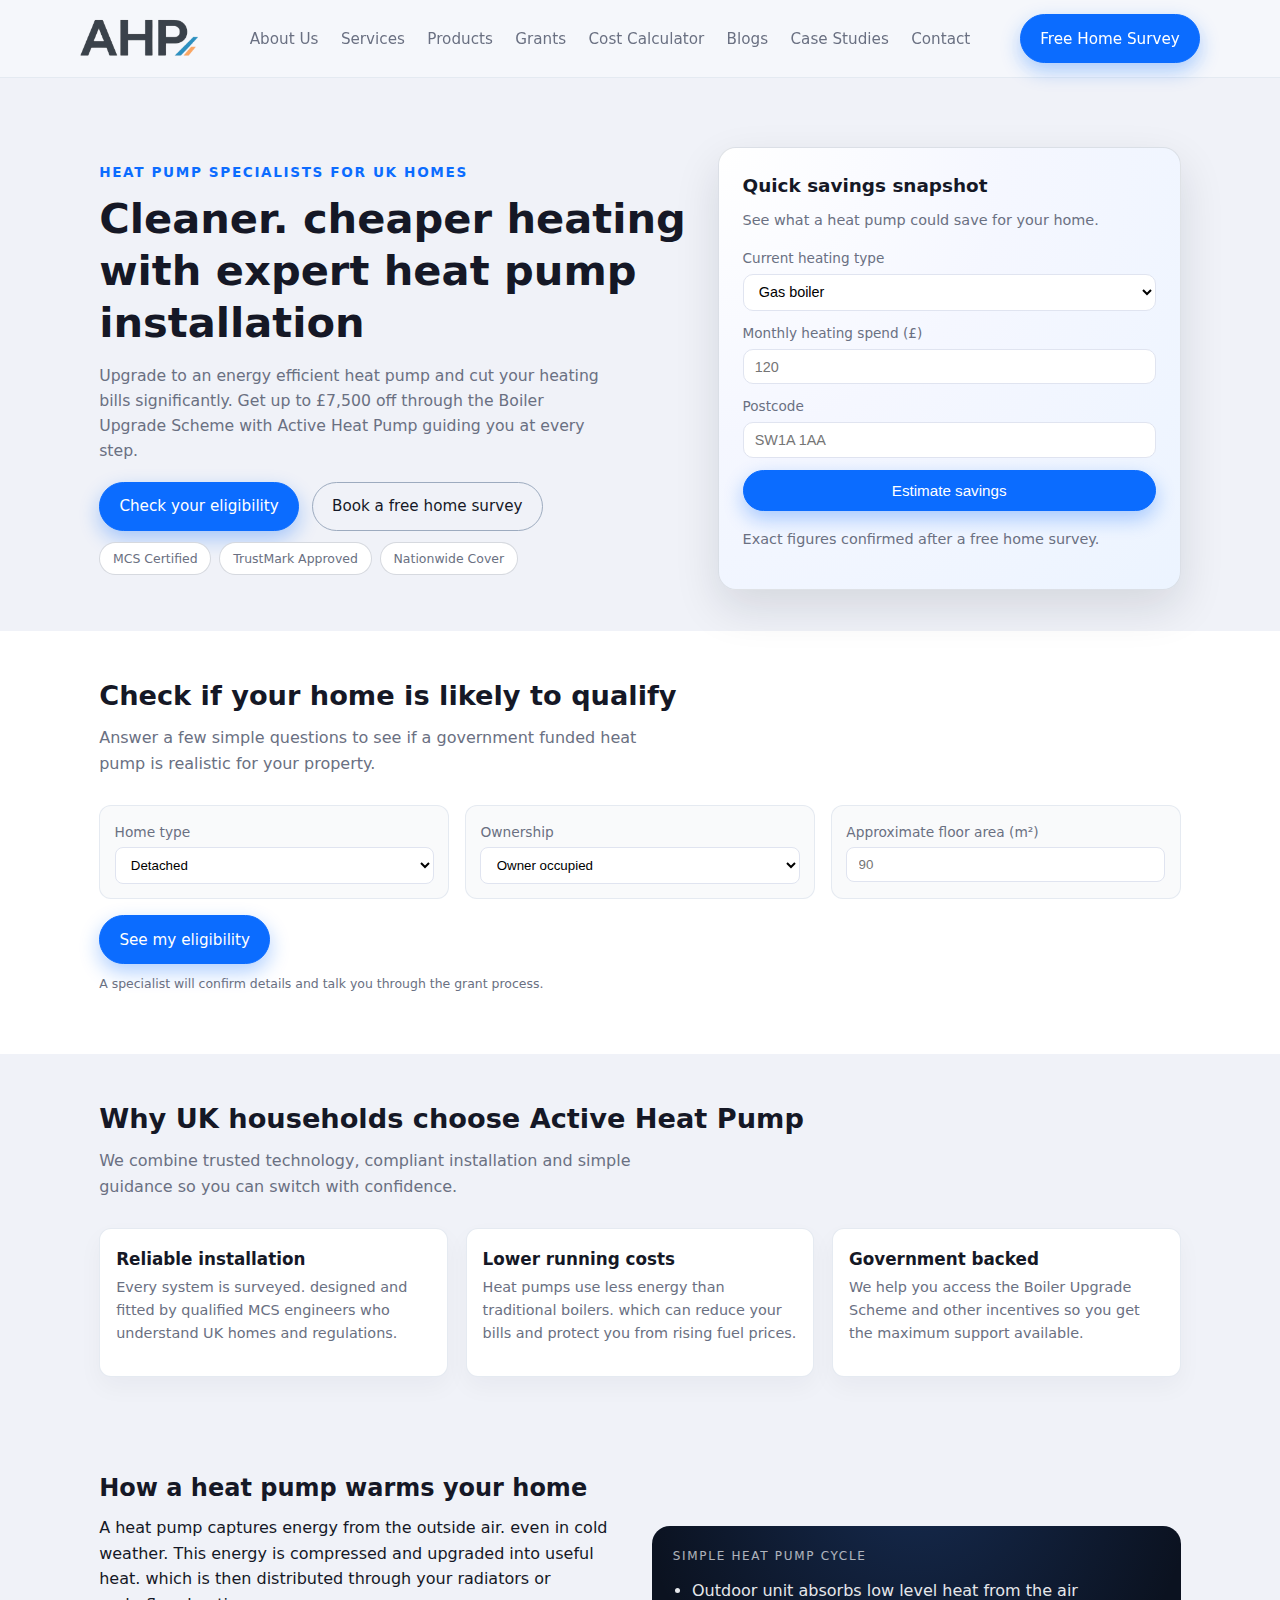
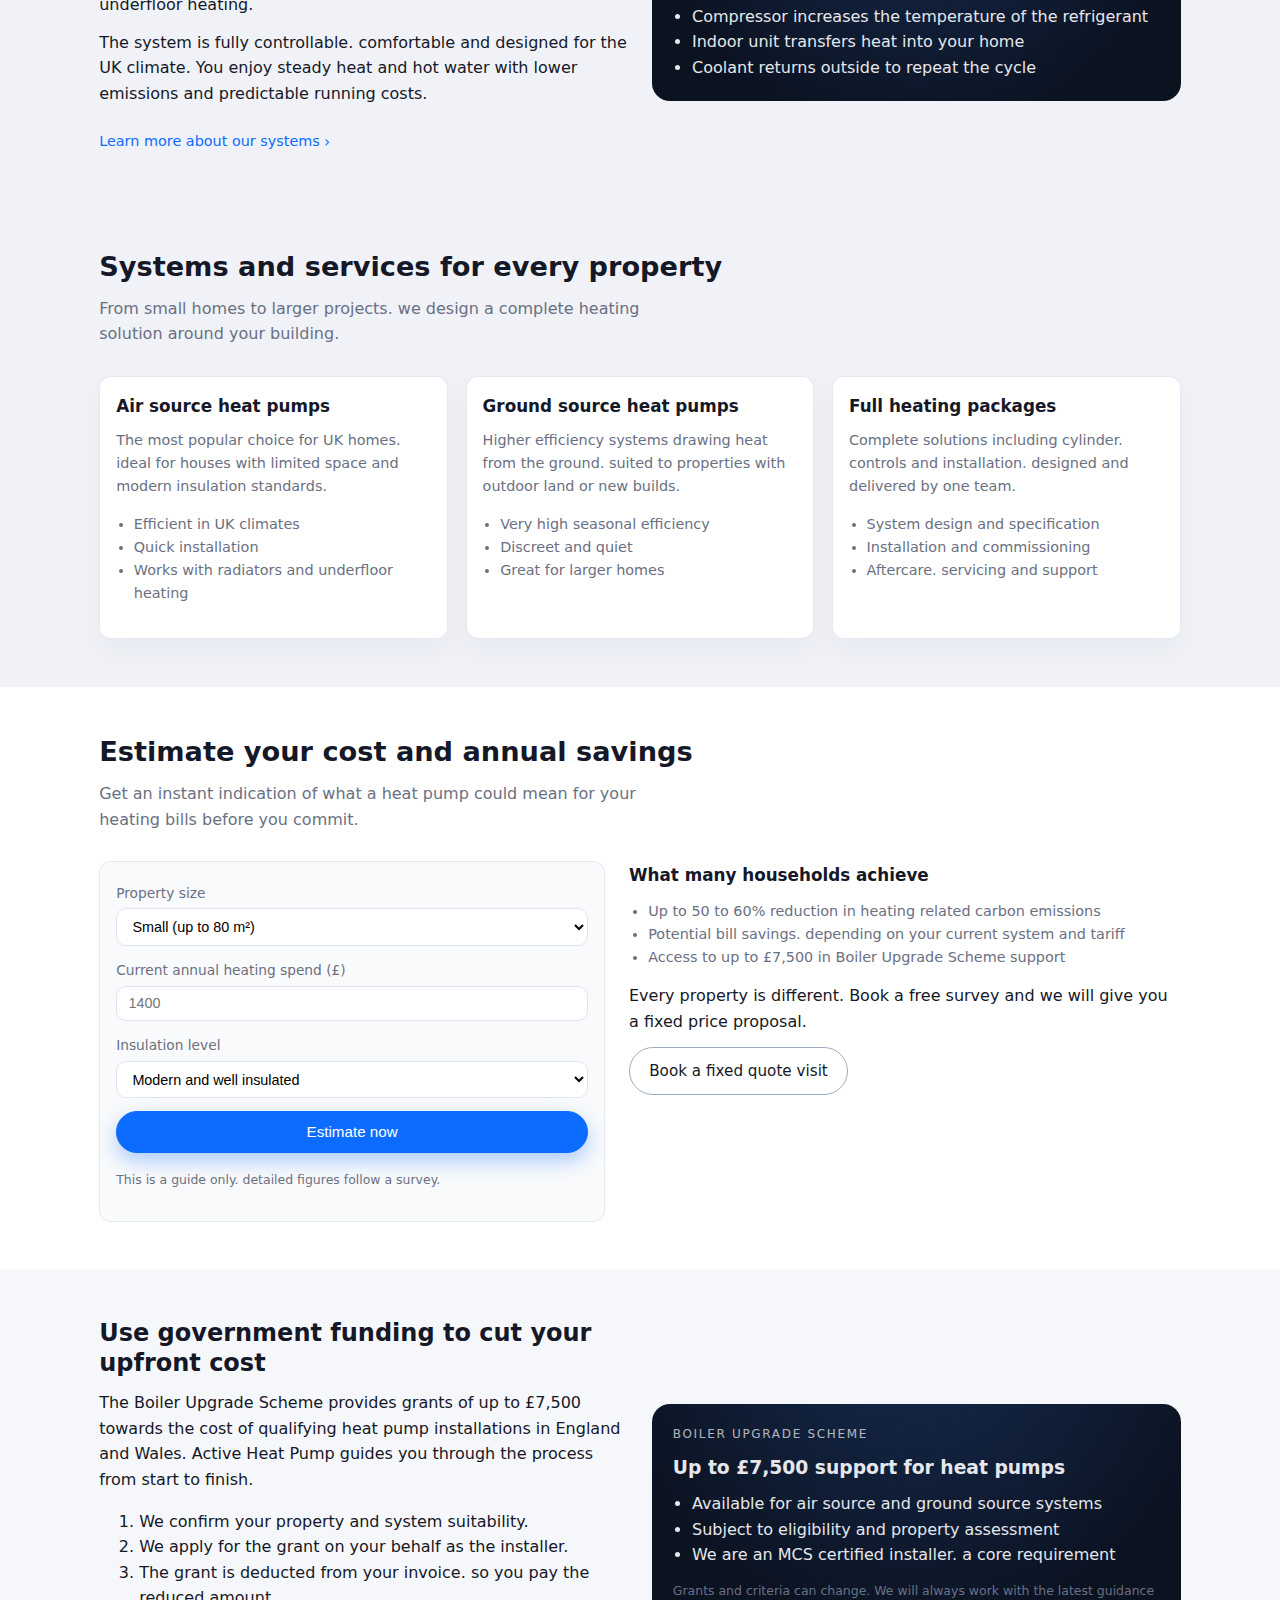
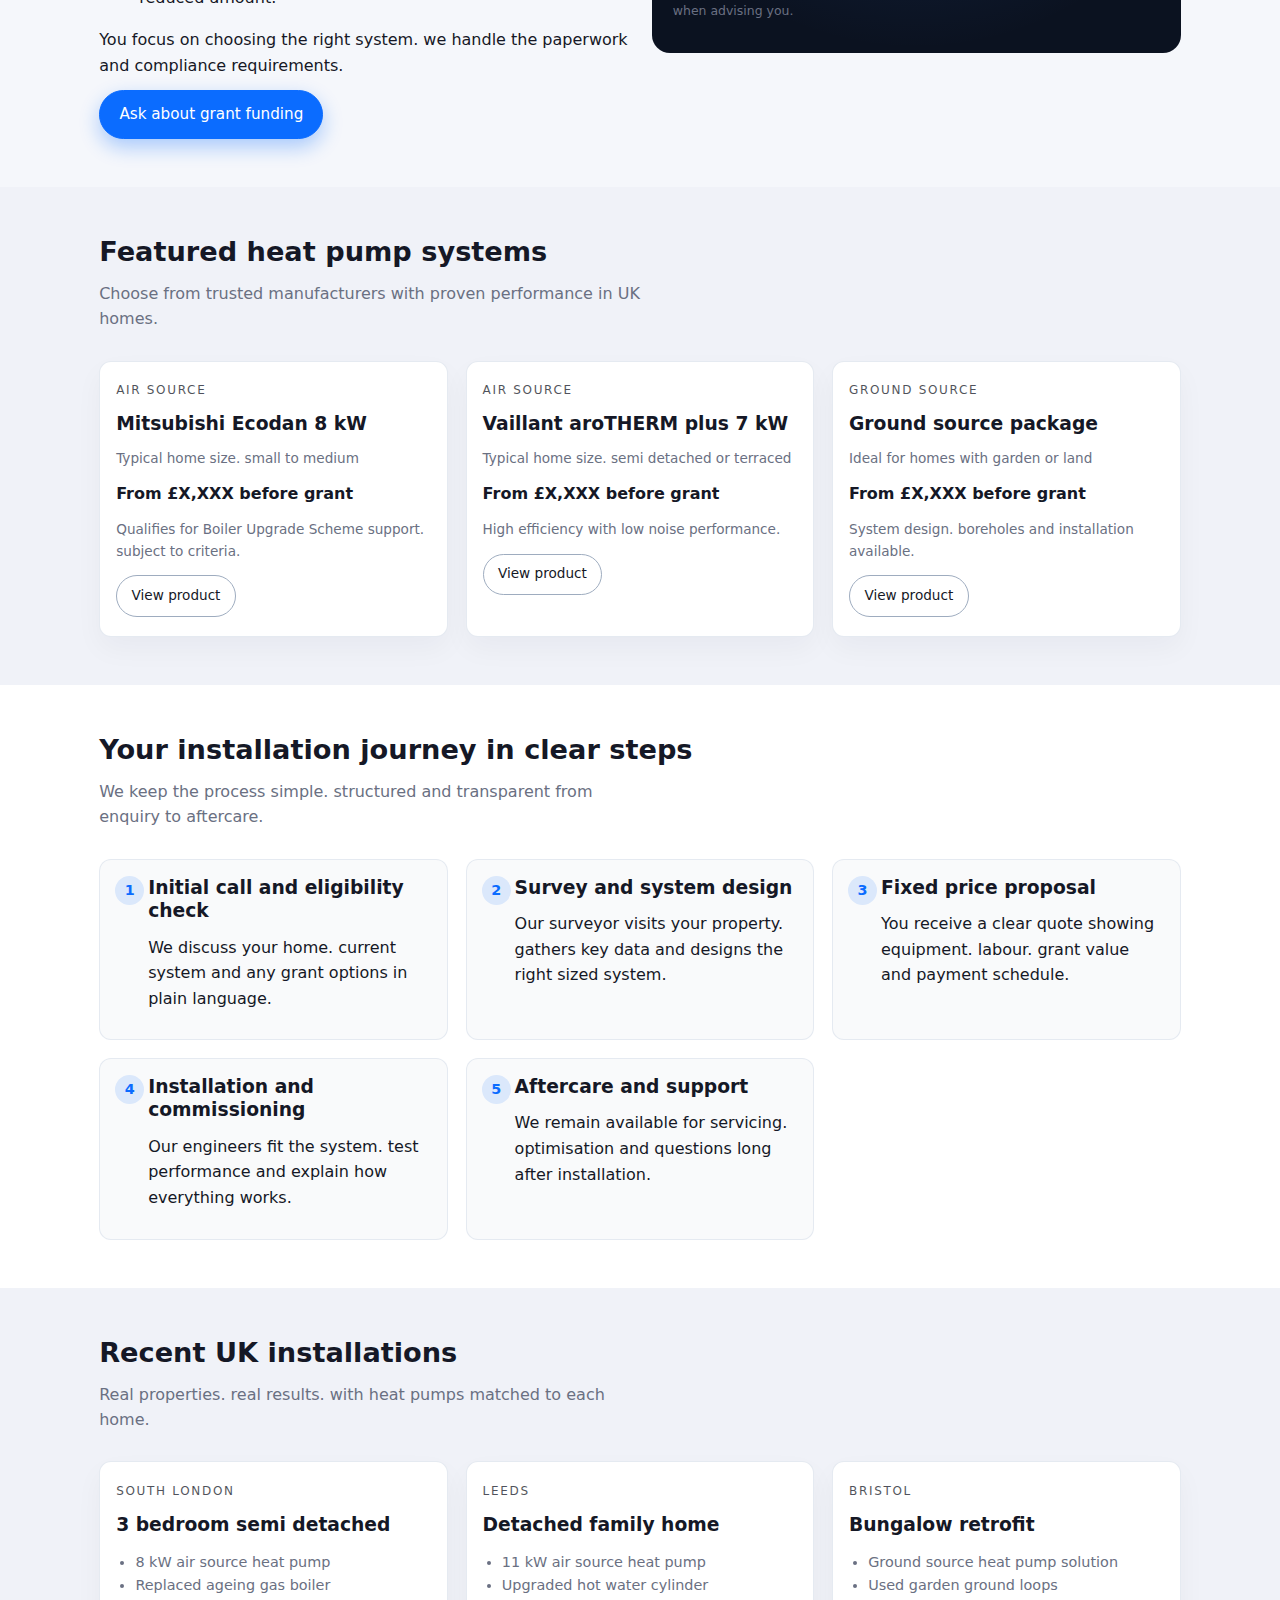
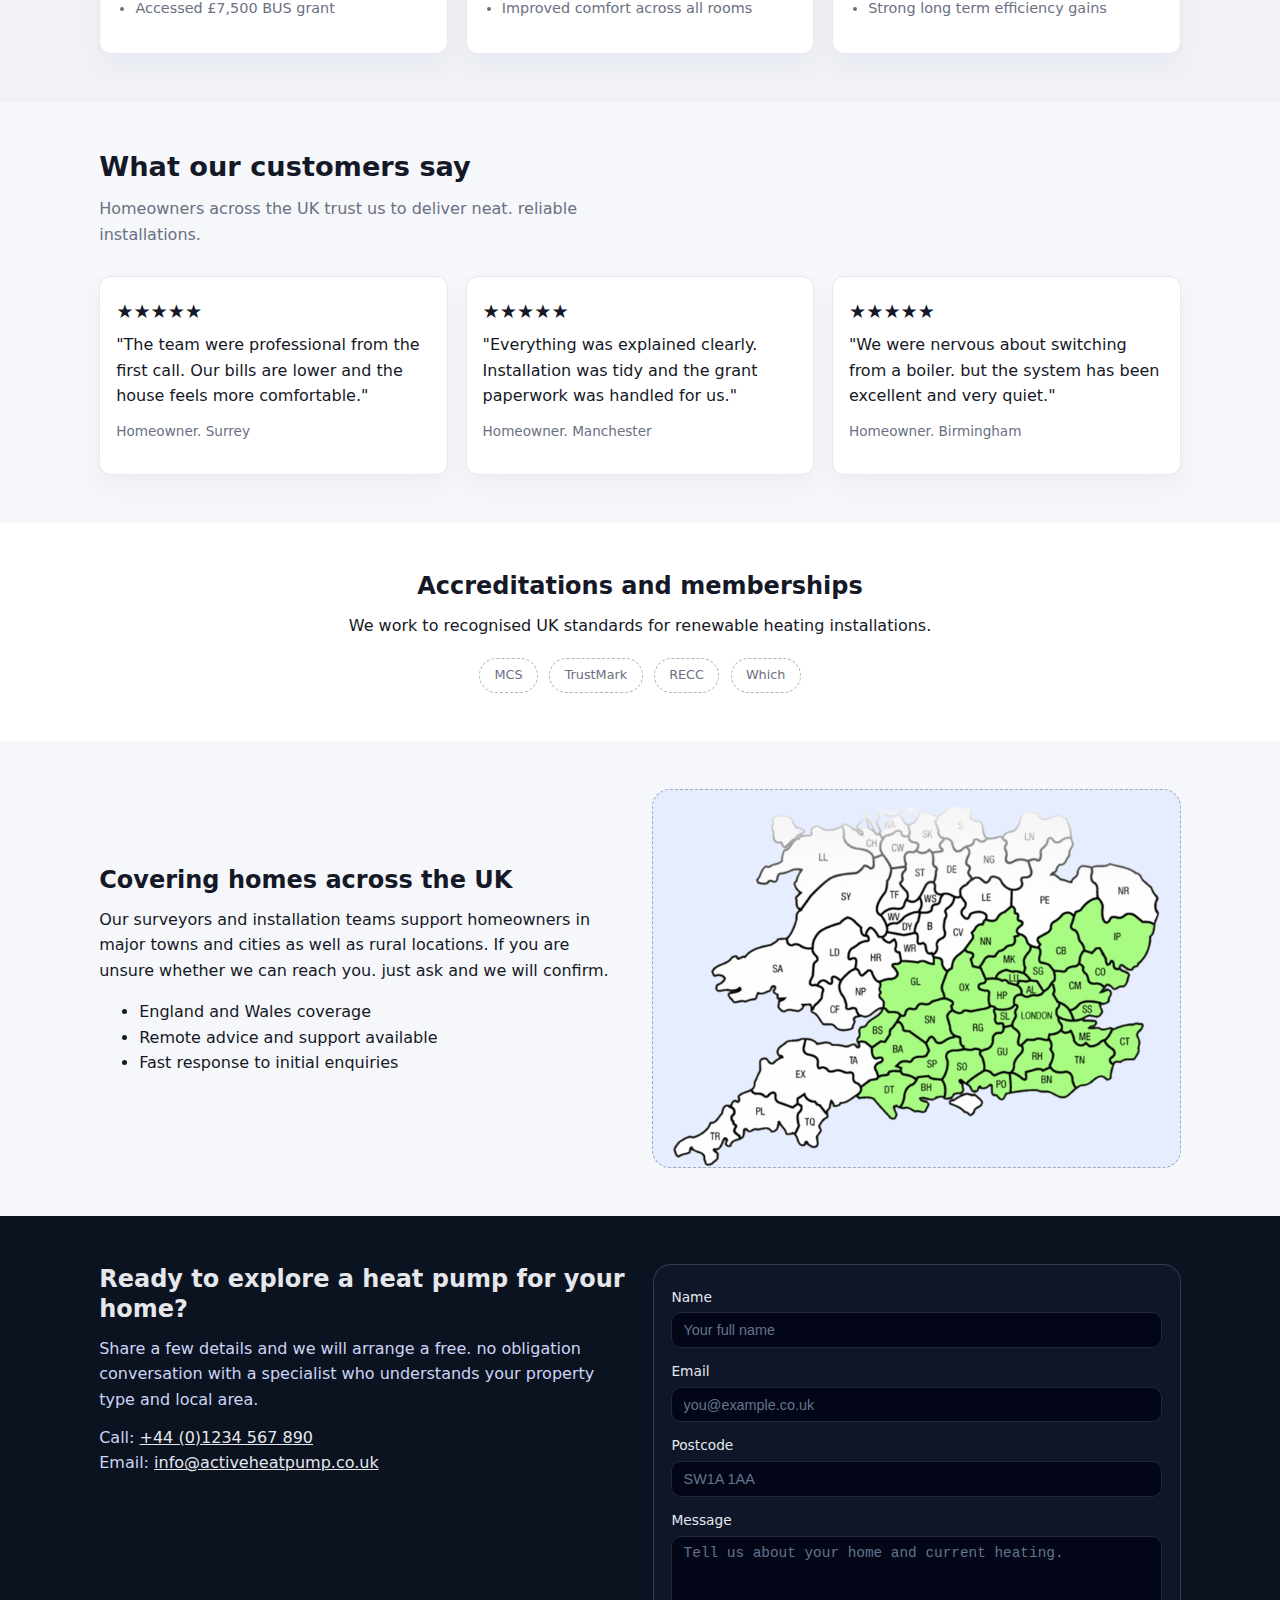
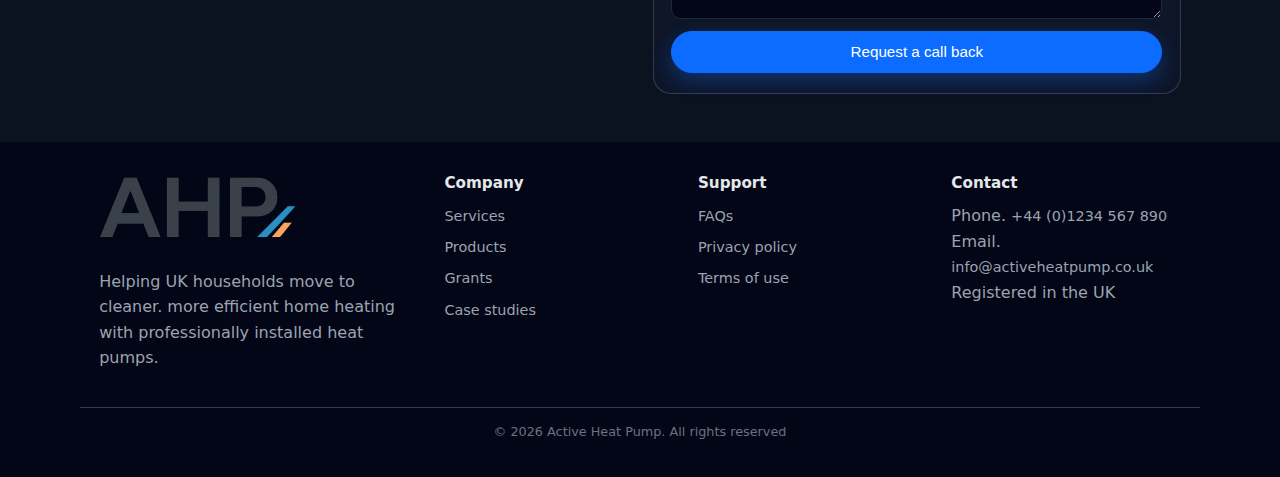
<file: index.html>
<!DOCTYPE html>
<html lang="en">
<head>
  <meta charset="UTF-8" />
  <meta name="viewport" content="width=device-width, initial-scale=1.0" />
  <title>Active Heat Pump | Cleaner. Cheaper Heating for UK Homes</title>
  <link rel="stylesheet" href="style.css">
  <link rel="icon" type="image/png" href="/favicon/favicon-96x96.png" sizes="96x96" />
  <link rel="icon" type="image/svg+xml" href="/favicon/favicon.svg" />
  <link rel="shortcut icon" href="/favicon/favicon.ico" />
  <link rel="apple-touch-icon" sizes="180x180" href="/favicon/apple-touch-icon.png" />
  <link rel="manifest" href="/favicon/site.webmanifest" />
  
</head>

<body>
  <!-- Header -->
  <header class="site-header">
    <div class="container header-inner">
      <div class="logo">
        <!-- Replace with your logo image if you have one -->
        <!-- <a href="#">Active<span>HeatPump</span></a> -->
        <a href="#"><img src="./Images/logo.png" width="120" alt="" srcset=""></a>
      </div>
      <nav class="main-nav">
        <ul>
          <li><a href="./about.html">About Us</a></li>
          <li><a href="./services.html">Services</a></li>
          <li><a href="./product.html">Products</a></li>
          <li><a href="./gov-grants.html">Grants</a></li>
          <li><a href="./cost-cal.html">Cost Calculator</a></li>
          <li><a href="./Blogs.html">Blogs</a></li>
          <li><a href="./case-studies.html">Case Studies</a></li>
          <li><a href="/contact.html">Contact</a></li>
        </ul>
      </nav>
      <a href="#contact" class="btn btn-primary btn-header">Free Home Survey</a>
      <button class="nav-toggle" aria-label="Toggle navigation">
        <span></span><span></span><span></span>
      </button>
    </div>
  </header>

  <main>
    <!-- Hero -->
    <section class="hero">
      <div class="container hero-inner">
        <div class="hero-content">
          <p class="eyebrow">Heat Pump Specialists for UK Homes</p>
          <h1>Cleaner. cheaper heating with expert heat pump installation</h1>
          <p class="hero-subtitle">
            Upgrade to an energy efficient heat pump and cut your heating bills significantly.
            Get up to £7,500 off through the Boiler Upgrade Scheme with Active Heat Pump guiding you at every step.
          </p>
          <div class="hero-ctas">
            <a href="#eligibility" class="btn btn-primary">Check your eligibility</a>
            <a href="#contact" class="btn btn-outline">Book a free home survey</a>
          </div>
          <div class="hero-badges">
            <span>MCS Certified</span>
            <span>TrustMark Approved</span>
            <span>Nationwide Cover</span>
          </div>
        </div>

        <div class="hero-card">
          <h2>Quick savings snapshot</h2>
          <p>See what a heat pump could save for your home.</p>
          <form class="hero-form">
            <label>
              Current heating type
              <select>
                <option>Gas boiler</option>
                <option>Oil boiler</option>
                <option>Electric heating</option>
                <option>LPG boiler</option>
              </select>
            </label>
            <label>
              Monthly heating spend (£)
              <input type="number" placeholder="120" />
            </label>
            <label>
              Postcode
              <input type="text" placeholder="SW1A 1AA" />
            </label>
            <button type="submit" class="btn btn-primary btn-block">Estimate savings</button>
            <p class="helper-text">Exact figures confirmed after a free home survey.</p>
          </form>
        </div>
      </div>
    </section>

    <!-- Eligibility Checker -->
    <section id="eligibility" class="section eligibility">
      <div class="container">
        <div class="section-heading">
          <h2>Check if your home is likely to qualify</h2>
          <p>Answer a few simple questions to see if a government funded heat pump is realistic for your property.</p>
        </div>
        <div class="eligibility-grid">
          <div class="eligibility-card">
            <label>
              Home type
              <select>
                <option>Detached</option>
                <option>Semi detached</option>
                <option>Terraced</option>
                <option>Flat or apartment</option>
              </select>
            </label>
          </div>
          <div class="eligibility-card">
            <label>
              Ownership
              <select>
                <option>Owner occupied</option>
                <option>Landlord</option>
                <option>Tenant</option>
              </select>
            </label>
          </div>
          <div class="eligibility-card">
            <label>
              Approximate floor area (m²)
              <input type="number" placeholder="90" />
            </label>
          </div>
        </div>
        <div class="eligibility-cta">
          <a href="#contact" class="btn btn-primary">See my eligibility</a>
          <p class="helper-text">A specialist will confirm details and talk you through the grant process.</p>
        </div>
      </div>
    </section>

    <!-- Why Choose -->
    <section class="section why">
      <div class="container">
        <div class="section-heading">
          <h2>Why UK households choose Active Heat Pump</h2>
          <p>We combine trusted technology, compliant installation and simple guidance so you can switch with confidence.</p>
        </div>
        <div class="three-column">
          <div class="info-card">
            <h3>Reliable installation</h3>
            <p>
              Every system is surveyed. designed and fitted by qualified MCS engineers who understand UK homes and regulations.
            </p>
          </div>
          <div class="info-card">
            <h3>Lower running costs</h3>
            <p>
              Heat pumps use less energy than traditional boilers. which can reduce your bills and protect you from rising fuel prices.
            </p>
          </div>
          <div class="info-card">
            <h3>Government backed</h3>
            <p>
              We help you access the Boiler Upgrade Scheme and other incentives so you get the maximum support available.
            </p>
          </div>
        </div>
      </div>
    </section>

    <!-- How Heat Pumps Work -->
    <section class="section how-it-works">
      <div class="container two-column">
        <div class="col">
          <h2>How a heat pump warms your home</h2>
          <p>
            A heat pump captures energy from the outside air. even in cold weather. This energy is compressed and upgraded into useful heat. which is then distributed through your radiators or underfloor heating.
          </p>
          <p>
            The system is fully controllable. comfortable and designed for the UK climate. You enjoy steady heat and hot water with lower emissions and predictable running costs.
          </p>
          <a href="#services" class="link-cta">Learn more about our systems</a>
        </div>
        <div class="col">
          <div class="illustration-box">
            <p class="small-label">Simple heat pump cycle</p>
            <ul>
              <li>Outdoor unit absorbs low level heat from the air</li>
              <li>Compressor increases the temperature of the refrigerant</li>
              <li>Indoor unit transfers heat into your home</li>
              <li>Coolant returns outside to repeat the cycle</li>
            </ul>
          </div>
        </div>
      </div>
    </section>

    <!-- Types of Heat Pumps / Services -->
    <section id="services" class="section services">
      <div class="container">
        <div class="section-heading">
          <h2>Systems and services for every property</h2>
          <p>From small homes to larger projects. we design a complete heating solution around your building.</p>
        </div>
        <div class="card-grid">
          <article class="service-card">
            <h3>Air source heat pumps</h3>
            <p>
              The most popular choice for UK homes. ideal for houses with limited space and modern insulation standards.
            </p>
            <ul>
              <li>Efficient in UK climates</li>
              <li>Quick installation</li>
              <li>Works with radiators and underfloor heating</li>
            </ul>
          </article>
          <article class="service-card">
            <h3>Ground source heat pumps</h3>
            <p>
              Higher efficiency systems drawing heat from the ground. suited to properties with outdoor land or new builds.
            </p>
            <ul>
              <li>Very high seasonal efficiency</li>
              <li>Discreet and quiet</li>
              <li>Great for larger homes</li>
            </ul>
          </article>
          <article class="service-card">
            <h3>Full heating packages</h3>
            <p>
              Complete solutions including cylinder. controls and installation. designed and delivered by one team.
            </p>
            <ul>
              <li>System design and specification</li>
              <li>Installation and commissioning</li>
              <li>Aftercare. servicing and support</li>
            </ul>
          </article>
        </div>
      </div>
    </section>

    <!-- Cost and Savings Estimator -->
    <section class="section estimator">
      <div class="container">
        <div class="section-heading">
          <h2>Estimate your cost and annual savings</h2>
          <p>Get an instant indication of what a heat pump could mean for your heating bills before you commit.</p>
        </div>
        <div class="estimator-grid">
          <form class="estimator-form">
            <label>
              Property size
              <select>
                <option>Small (up to 80 m²)</option>
                <option>Medium (80 to 140 m²)</option>
                <option>Large (140 m²+)</option>
              </select>
            </label>
            <label>
              Current annual heating spend (£)
              <input type="number" placeholder="1400" />
            </label>
            <label>
              Insulation level
              <select>
                <option>Modern and well insulated</option>
                <option>Average</option>
                <option>Older and poorly insulated</option>
              </select>
            </label>
            <button type="submit" class="btn btn-primary btn-block">Estimate now</button>
            <p class="helper-text">This is a guide only. detailed figures follow a survey.</p>
          </form>
          <div class="estimator-result">
            <h3>What many households achieve</h3>
            <ul>
              <li>Up to 50 to 60% reduction in heating related carbon emissions</li>
              <li>Potential bill savings. depending on your current system and tariff</li>
              <li>Access to up to £7,500 in Boiler Upgrade Scheme support</li>
            </ul>
            <p>
              Every property is different. Book a free survey and we will give you a fixed price proposal.
            </p>
            <a href="#contact" class="btn btn-outline">Book a fixed quote visit</a>
          </div>
        </div>
      </div>
    </section>

    <!-- Grants -->
    <section id="grants" class="section grants">
      <div class="container two-column">
        <div class="col">
          <h2>Use government funding to cut your upfront cost</h2>
          <p>
            The Boiler Upgrade Scheme provides grants of up to £7,500 towards the cost of qualifying heat pump installations in England and Wales. Active Heat Pump guides you through the process from start to finish.
          </p>
          <ol>
            <li>We confirm your property and system suitability.</li>
            <li>We apply for the grant on your behalf as the installer.</li>
            <li>The grant is deducted from your invoice. so you pay the reduced amount.</li>
          </ol>
          <p>
            You focus on choosing the right system. we handle the paperwork and compliance requirements.
          </p>
          <a href="#contact" class="btn btn-primary">Ask about grant funding</a>
        </div>
        <div class="col">
          <div class="grant-highlight">
            <p class="small-label">Boiler Upgrade Scheme</p>
            <h3>Up to £7,500 support for heat pumps</h3>
            <ul>
              <li>Available for air source and ground source systems</li>
              <li>Subject to eligibility and property assessment</li>
              <li>We are an MCS certified installer. a core requirement</li>
            </ul>
            <p class="helper-text">
              Grants and criteria can change. We will always work with the latest guidance when advising you.
            </p>
          </div>
        </div>
      </div>
    </section>

    <!-- Featured Products -->
    <section id="products" class="section products">
      <div class="container">
        <div class="section-heading">
          <h2>Featured heat pump systems</h2>
          <p>Choose from trusted manufacturers with proven performance in UK homes.</p>
        </div>
        <div class="card-grid">
          <article class="product-card">
            <p class="small-label">Air source</p>
            <h3>Mitsubishi Ecodan 8 kW</h3>
            <p class="product-meta">Typical home size. small to medium</p>
            <p class="product-price">From £X,XXX before grant</p>
            <p class="product-note">Qualifies for Boiler Upgrade Scheme support. subject to criteria.</p>
            <a href="#" class="btn btn-outline btn-sm">View product</a>
          </article>
          <article class="product-card">
            <p class="small-label">Air source</p>
            <h3>Vaillant aroTHERM plus 7 kW</h3>
            <p class="product-meta">Typical home size. semi detached or terraced</p>
            <p class="product-price">From £X,XXX before grant</p>
            <p class="product-note">High efficiency with low noise performance.</p>
            <a href="#" class="btn btn-outline btn-sm">View product</a>
          </article>
          <article class="product-card">
            <p class="small-label">Ground source</p>
            <h3>Ground source package</h3>
            <p class="product-meta">Ideal for homes with garden or land</p>
            <p class="product-price">From £X,XXX before grant</p>
            <p class="product-note">System design. boreholes and installation available.</p>
            <a href="#" class="btn btn-outline btn-sm">View product</a>
          </article>
        </div>
      </div>
    </section>

    <!-- Process -->
    <section id="process" class="section process">
      <div class="container">
        <div class="section-heading">
          <h2>Your installation journey in clear steps</h2>
          <p>We keep the process simple. structured and transparent from enquiry to aftercare.</p>
        </div>
        <div class="process-steps">
          <div class="step">
            <span class="step-number">1</span>
            <h3>Initial call and eligibility check</h3>
            <p>We discuss your home. current system and any grant options in plain language.</p>
          </div>
          <div class="step">
            <span class="step-number">2</span>
            <h3>Survey and system design</h3>
            <p>Our surveyor visits your property. gathers key data and designs the right sized system.</p>
          </div>
          <div class="step">
            <span class="step-number">3</span>
            <h3>Fixed price proposal</h3>
            <p>You receive a clear quote showing equipment. labour. grant value and payment schedule.</p>
          </div>
          <div class="step">
            <span class="step-number">4</span>
            <h3>Installation and commissioning</h3>
            <p>Our engineers fit the system. test performance and explain how everything works.</p>
          </div>
          <div class="step">
            <span class="step-number">5</span>
            <h3>Aftercare and support</h3>
            <p>We remain available for servicing. optimisation and questions long after installation.</p>
          </div>
        </div>
      </div>
    </section>

    <!-- Case Studies -->
    <section id="case-studies" class="section case-studies">
      <div class="container">
        <div class="section-heading">
          <h2>Recent UK installations</h2>
          <p>Real properties. real results. with heat pumps matched to each home.</p>
        </div>
        <div class="card-grid">
          <article class="case-card">
            <p class="small-label">South London</p>
            <h3>3 bedroom semi detached</h3>
            <ul>
              <li>8 kW air source heat pump</li>
              <li>Replaced ageing gas boiler</li>
              <li>Accessed £7,500 BUS grant</li>
            </ul>
          </article>
          <article class="case-card">
            <p class="small-label">Leeds</p>
            <h3>Detached family home</h3>
            <ul>
              <li>11 kW air source heat pump</li>
              <li>Upgraded hot water cylinder</li>
              <li>Improved comfort across all rooms</li>
            </ul>
          </article>
          <article class="case-card">
            <p class="small-label">Bristol</p>
            <h3>Bungalow retrofit</h3>
            <ul>
              <li>Ground source heat pump solution</li>
              <li>Used garden ground loops</li>
              <li>Strong long term efficiency gains</li>
            </ul>
          </article>
        </div>
      </div>
    </section>

    <!-- Reviews -->
    <section class="section reviews">
      <div class="container">
        <div class="section-heading">
          <h2>What our customers say</h2>
          <p>Homeowners across the UK trust us to deliver neat. reliable installations.</p>
        </div>
        <div class="card-grid">
          <article class="review-card">
            <p class="rating">★★★★★</p>
            <p>"The team were professional from the first call. Our bills are lower and the house feels more comfortable."</p>
            <p class="review-name">Homeowner. Surrey</p>
          </article>
          <article class="review-card">
            <p class="rating">★★★★★</p>
            <p>"Everything was explained clearly. Installation was tidy and the grant paperwork was handled for us."</p>
            <p class="review-name">Homeowner. Manchester</p>
          </article>
          <article class="review-card">
            <p class="rating">★★★★★</p>
            <p>"We were nervous about switching from a boiler. but the system has been excellent and very quiet."</p>
            <p class="review-name">Homeowner. Birmingham</p>
          </article>
        </div>
      </div>
    </section>

    <!-- Trust Logos -->
    <section class="section trust">
      <div class="container trust-inner">
        <h2>Accreditations and memberships</h2>
        <p>We work to recognised UK standards for renewable heating installations.</p>
        <div class="trust-logos">
          <span>MCS</span>
          <span>TrustMark</span>
          <span>RECC</span>
          <span>Which</span>
        </div>
      </div>
    </section>

    <!-- Coverage Map CTA -->
    <section class="section coverage">
      <div class="container two-column">
        <div class="col">
          <h2>Covering homes across the UK</h2>
          <p>
            Our surveyors and installation teams support homeowners in major towns and cities as well as rural locations. If you are unsure whether we can reach you. just ask and we will confirm.
          </p>
          <ul>
            <li>England and Wales coverage</li>
            <li>Remote advice and support available</li>
            <li>Fast response to initial enquiries</li>
          </ul>
        </div>
        <div class="col">
          <div class="map-placeholder">
             <img src="./Images/map.png" width="500px" alt="" srcset="">
          </div>
        </div>
      </div>
    </section>

    <!-- Final CTA / Contact -->
    <section id="contact" class="section final-cta">
      <div class="container final-cta-inner">
        <div class="final-cta-text">
          <h2>Ready to explore a heat pump for your home?</h2>
          <p>
            Share a few details and we will arrange a free. no obligation conversation with a specialist who understands your property type and local area.
          </p>
          <p class="contact-details">
            Call: <a href="tel:+441234567890">+44 (0)1234 567 890</a><br />
            Email: <a href="mailto:info@activeheatpump.co.uk">info@activeheatpump.co.uk</a>
          </p>
        </div>
        <form class="contact-form">
          <label>
            Name
            <input type="text" placeholder="Your full name" required />
          </label>
          <label>
            Email
            <input type="email" placeholder="you@example.co.uk" required />
          </label>
          <label>
            Postcode
            <input type="text" placeholder="SW1A 1AA" />
          </label>
          <label>
            Message
            <textarea rows="4" placeholder="Tell us about your home and current heating."></textarea>
          </label>
          <button type="submit" class="btn btn-primary btn-block">Request a call back</button>
        </form>
      </div>
    </section>
  </main>

  <!-- Footer -->
  <footer class="site-footer">
    <div class="container footer-inner">
      <div class="footer-col">
        <div class="logo">
          <a href="#"><img src="./Images/logo.png" width="200" alt="" srcset=""></a>
        </div>
        <br>
        <p>Helping UK households move to cleaner. more efficient home heating with professionally installed heat pumps.</p>
      </div>
      <div class="footer-col">
        <h4>Company</h4>
        <ul>
          <li><a href="./services.html">Services</a></li>
          <li><a href="./product.html">Products</a></li>
          <li><a href="./gov-grants.html">Grants</a></li>
          <li><a href="./case-studies.html">Case studies</a></li>
        </ul>
      </div>
      <div class="footer-col">
        <h4>Support</h4>
        <ul>
          <li><a href="#">FAQs</a></li>
          <li><a href="#">Privacy policy</a></li>
          <li><a href="#">Terms of use</a></li>
        </ul>
      </div>
      <div class="footer-col">
        <h4>Contact</h4>
        <p>
          Phone. <a href="tel:+441234567890">+44 (0)1234 567 890</a><br />
          Email. <a href="mailto:info@activeheatpump.co.uk">info@activeheatpump.co.uk</a><br />
          Registered in the UK
        </p>
      </div>
    </div>
    <div class="container footer-bottom">
      <p>© <span id="year"></span> Active Heat Pump. All rights reserved</p>
    </div>

    <script>
      // Simple mobile nav toggle
      const navToggle = document.querySelector('.nav-toggle');
      const mainNav = document.querySelector('.main-nav');
      navToggle.addEventListener('click', () => {
        mainNav.classList.toggle('open');
        navToggle.classList.toggle('open');
      });

      // Footer year
      document.getElementById('year').textContent = new Date().getFullYear();
    </script>
  </footer>
  <!-- Back to Top Button -->
<button id="backToTop" class="back-to-top" title="Back to top">
  ↑
</button>
<script>
  // Get the button
const backToTopButton = document.getElementById('backToTop');

// Show the button when scrolling down
window.addEventListener('scroll', () => {
  if (window.scrollY > 300) { // Button will appear after scrolling 300px
    backToTopButton.classList.add('show');
  } else {
    backToTopButton.classList.remove('show');
  }
});

// Scroll to the top when the button is clicked
backToTopButton.addEventListener('click', () => {
  window.scrollTo({
    top: 0,
    behavior: 'smooth' // Smooth scroll
  });
});

</script>
</body>
</html>
</file>
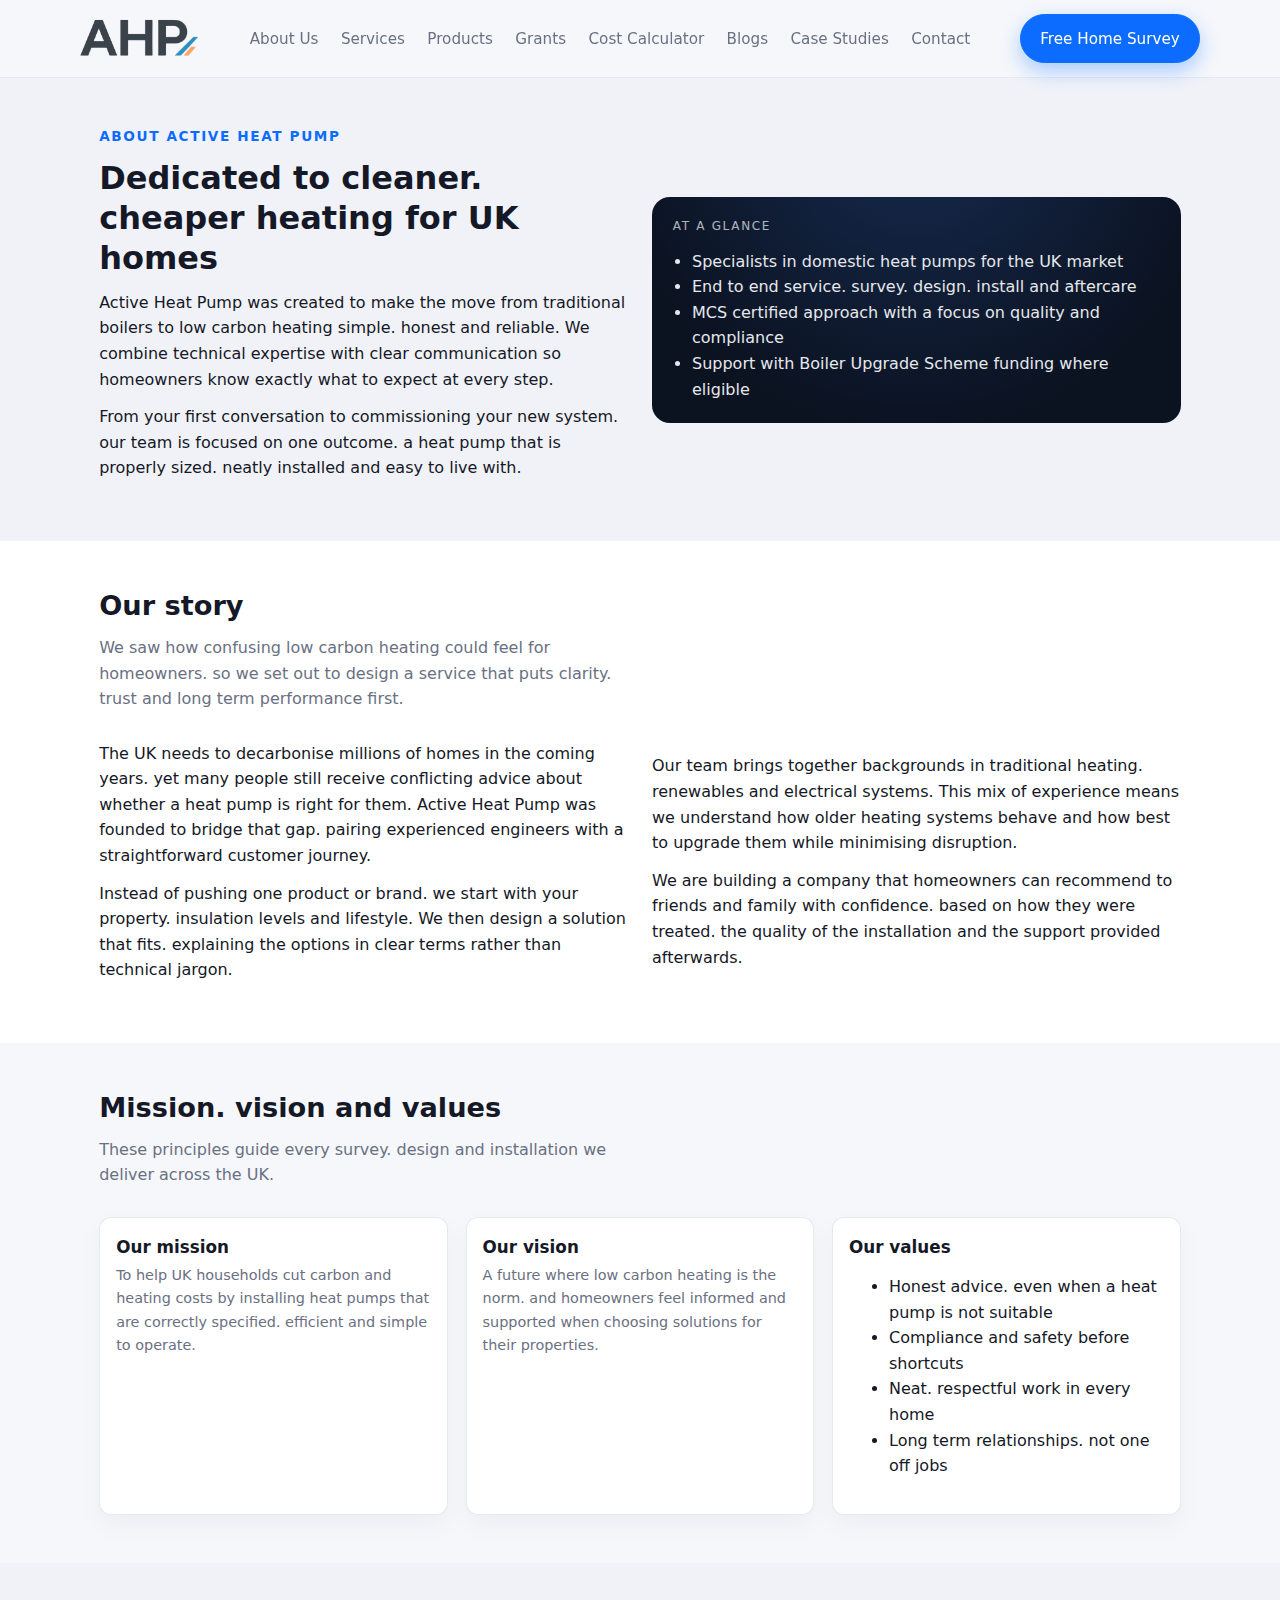
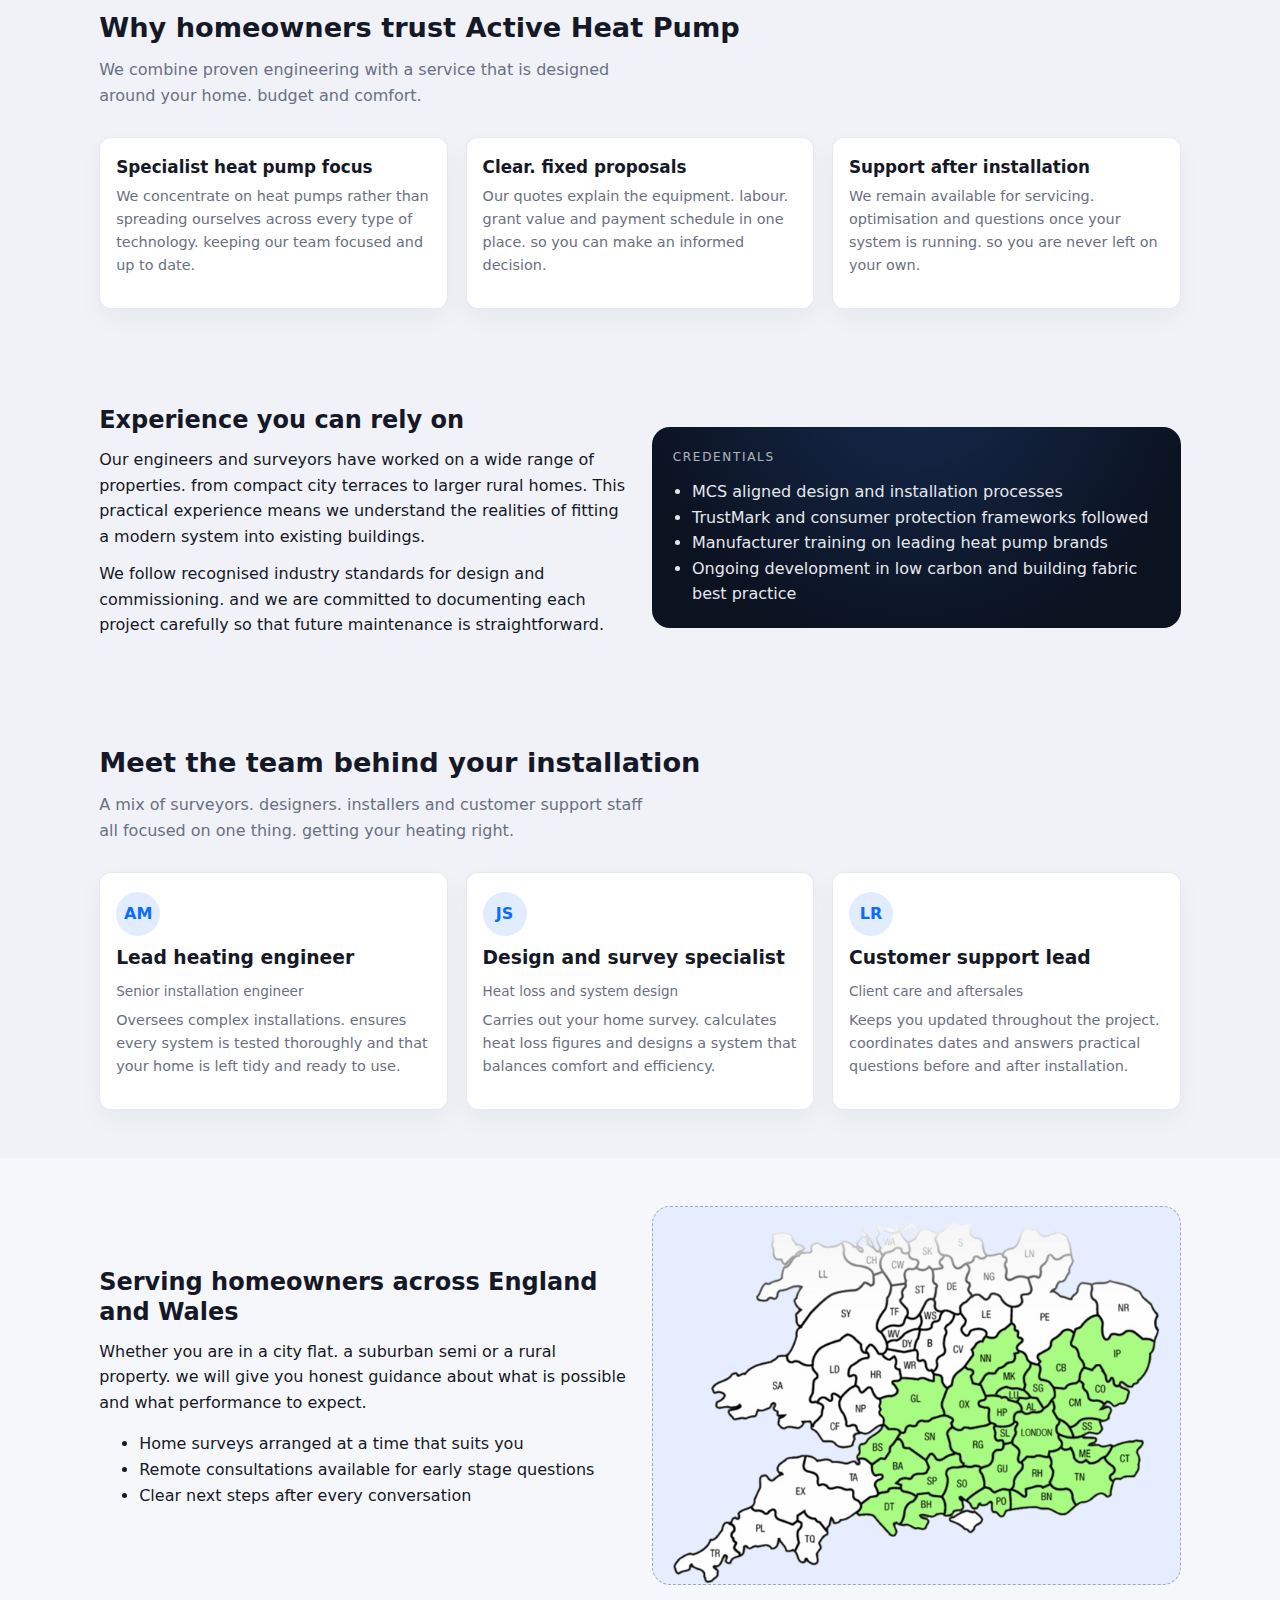
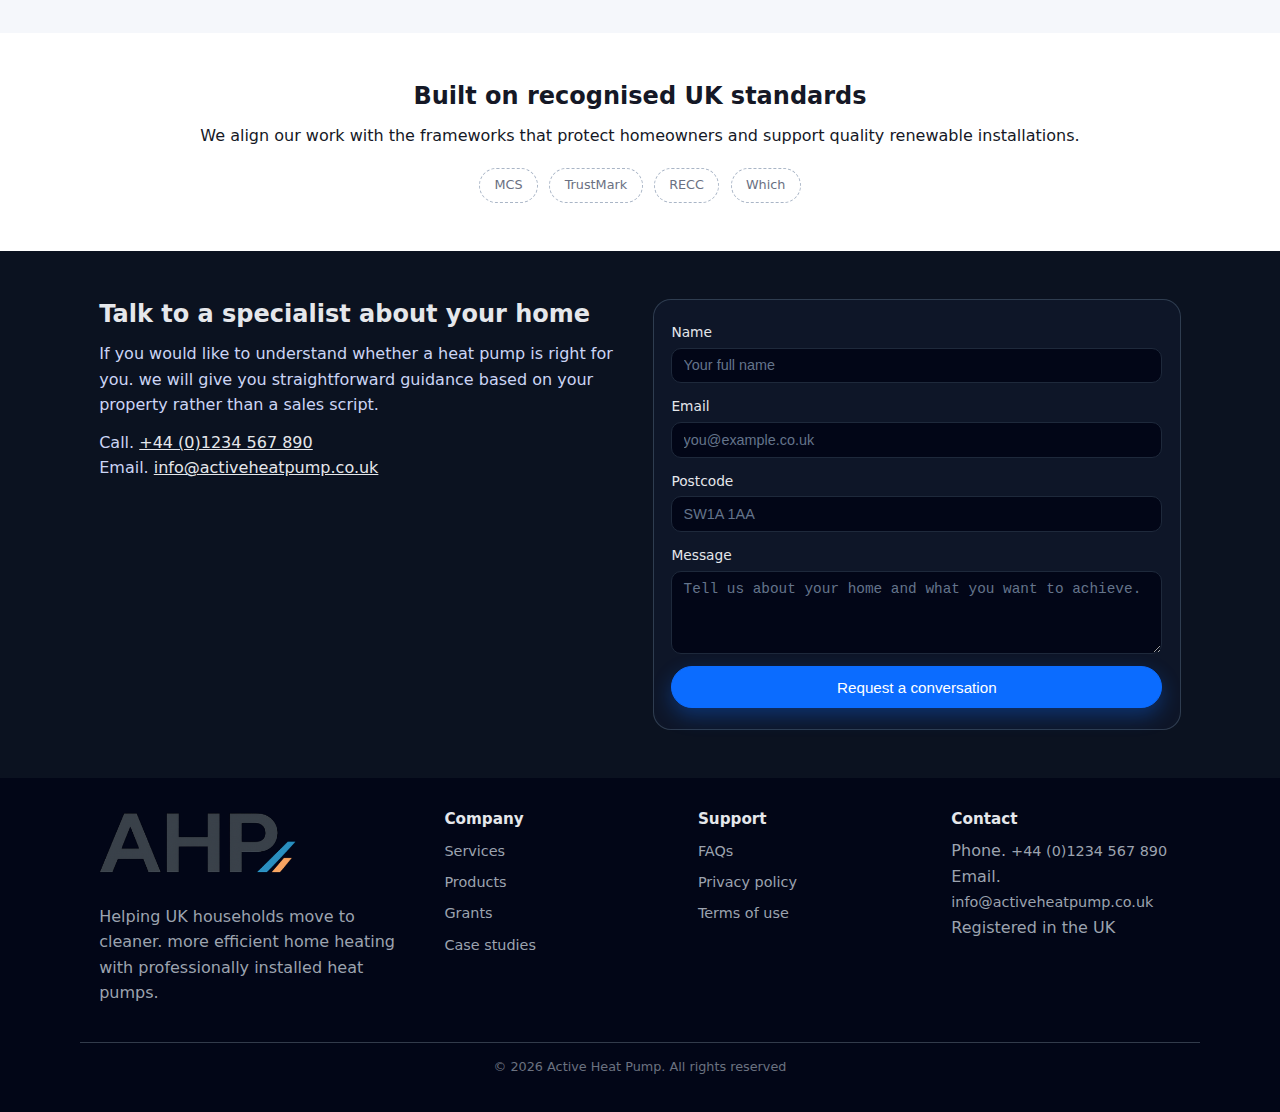
<file: about.html>
<!DOCTYPE html>
<html lang="en">
<head>
  <meta charset="UTF-8" />
  <meta name="viewport" content="width=device-width, initial-scale=1.0" />
  <title>About Us | Active Heat Pump</title>
  <link rel="stylesheet" href="style.css" />
  <link rel="icon" type="image/png" href="./favicon/favicon-96x96.png" sizes="96x96" />
  <link rel="icon" type="image/svg+xml" href="./favicon/favicon.svg" />
  <link rel="shortcut icon" href="./favicon/favicon.ico" />
  <link rel="apple-touch-icon" sizes="180x180" href="./favicon/apple-touch-icon.png" />
  <link rel="manifest" href="./favicon/site.webmanifest" />

</head>
<style>
    .about-hero h1 {
  font-size: 2rem;
}

.about-story {
  background: #ffffff;
}

.about-values {
  background: #f5f7fb;
}

.team-grid {
  grid-template-columns: repeat(auto-fit, minmax(220px, 1fr));
}

.team-card {
  background: #ffffff;
  border-radius: var(--radius-md);
  padding: 1.2rem 1rem;
  border: 1px solid rgba(226, 232, 240, 0.9);
  box-shadow: 0 10px 26px rgba(15, 23, 42, 0.04);
}

.team-avatar {
  width: 44px;
  height: 44px;
  border-radius: 999px;
  background: var(--brand-soft);
  display: flex;
  align-items: center;
  justify-content: center;
  font-weight: 600;
  color: var(--brand);
  margin-bottom: 0.6rem;
}

.team-role {
  font-size: 0.85rem;
  color: var(--muted);
  margin-bottom: 0.35rem;
}

.team-text {
  font-size: 0.9rem;
  color: var(--muted);
}
</style>

<body>
  <!-- Header (same as homepage) -->
   <header class="site-header">
    <div class="container header-inner">
      <div class="logo">
        <!-- Replace with your logo image if you have one -->
        <!-- <a href="index.html">Active<span>HeatPump</span></a> -->
        <a href="index.html"><img src="./Images/logo.png" width="120" alt="" srcset=""></a>
      </div>
      <nav class="main-nav">
        <ul>
          <li><a href="#">About Us</a></li>
          <li><a href="./services.html">Services</a></li>
          <li><a href="./product.html">Products</a></li>
          <li><a href="./gov-grants.html">Grants</a></li>
          <li><a href="./cost-cal.html">Cost Calculator</a></li>
          <li><a href="./Blogs.html">Blogs</a></li>
          <li><a href="./case-studies.html">Case Studies</a></li>
          <li><a href="./contact.html">Contact</a></li>
        </ul>
      </nav>
      <a href="#uk-contact" class="btn btn-primary btn-header">Free Home Survey</a>
      <button class="nav-toggle" aria-label="Toggle navigation">
        <span></span><span></span><span></span>
      </button>
    </div>
  </header>

  <main>
    <!-- About hero -->
    <section class="section about-hero">
      <div class="container two-column">
        <div class="col">
          <p class="eyebrow">About Active Heat Pump</p>
          <h1>Dedicated to cleaner. cheaper heating for UK homes</h1>
          <p>
            Active Heat Pump was created to make the move from traditional boilers to low carbon heating simple. honest and reliable.
            We combine technical expertise with clear communication so homeowners know exactly what to expect at every step.
          </p>
          <p>
            From your first conversation to commissioning your new system. our team is focused on one outcome. a heat pump that is properly
            sized. neatly installed and easy to live with.
          </p>
        </div>
        <div class="col">
          <div class="illustration-box">
            <p class="small-label">At a glance</p>
            <ul>
              <li>Specialists in domestic heat pumps for the UK market</li>
              <li>End to end service. survey. design. install and aftercare</li>
              <li>MCS certified approach with a focus on quality and compliance</li>
              <li>Support with Boiler Upgrade Scheme funding where eligible</li>
            </ul>
          </div>
        </div>
      </div>
    </section>

    <!-- Our story -->
    <section class="section about-story">
      <div class="container">
        <div class="section-heading">
          <h2>Our story</h2>
          <p>
            We saw how confusing low carbon heating could feel for homeowners. so we set out to design a service that puts clarity.
            trust and long term performance first.
          </p>
        </div>
        <div class="two-column">
          <div class="col">
            <p>
              The UK needs to decarbonise millions of homes in the coming years. yet many people still receive conflicting advice about
              whether a heat pump is right for them. Active Heat Pump was founded to bridge that gap. pairing experienced engineers with
              a straightforward customer journey.
            </p>
            <p>
              Instead of pushing one product or brand. we start with your property. insulation levels and lifestyle. We then design a
              solution that fits. explaining the options in clear terms rather than technical jargon.
            </p>
          </div>
          <div class="col">
            <p>
              Our team brings together backgrounds in traditional heating. renewables and electrical systems. This mix of experience
              means we understand how older heating systems behave and how best to upgrade them while minimising disruption.
            </p>
            <p>
              We are building a company that homeowners can recommend to friends and family with confidence. based on how they were
              treated. the quality of the installation and the support provided afterwards.
            </p>
          </div>
        </div>
      </div>
    </section>

    <!-- Mission. vision. values -->
    <section id="values" class="section about-values">
      <div class="container">
        <div class="section-heading">
          <h2>Mission. vision and values</h2>
          <p>
            These principles guide every survey. design and installation we deliver across the UK.
          </p>
        </div>
        <div class="card-grid">
          <article class="info-card">
            <h3>Our mission</h3>
            <p>
              To help UK households cut carbon and heating costs by installing heat pumps that are correctly specified. efficient and
              simple to operate.
            </p>
          </article>
          <article class="info-card">
            <h3>Our vision</h3>
            <p>
              A future where low carbon heating is the norm. and homeowners feel informed and supported when choosing solutions for
              their properties.
            </p>
          </article>
          <article class="info-card">
            <h3>Our values</h3>
            <ul>
              <li>Honest advice. even when a heat pump is not suitable</li>
              <li>Compliance and safety before shortcuts</li>
              <li>Neat. respectful work in every home</li>
              <li>Long term relationships. not one off jobs</li>
            </ul>
          </article>
        </div>
      </div>
    </section>

    <!-- Why homeowners trust us -->
    <section class="section why">
      <div class="container">
        <div class="section-heading">
          <h2>Why homeowners trust Active Heat Pump</h2>
          <p>
            We combine proven engineering with a service that is designed around your home. budget and comfort.
          </p>
        </div>
        <div class="three-column">
          <div class="info-card">
            <h3>Specialist heat pump focus</h3>
            <p>
              We concentrate on heat pumps rather than spreading ourselves across every type of technology. keeping our team focused and
              up to date.
            </p>
          </div>
          <div class="info-card">
            <h3>Clear. fixed proposals</h3>
            <p>
              Our quotes explain the equipment. labour. grant value and payment schedule in one place. so you can make an informed decision.
            </p>
          </div>
          <div class="info-card">
            <h3>Support after installation</h3>
            <p>
              We remain available for servicing. optimisation and questions once your system is running. so you are never left on your own.
            </p>
          </div>
        </div>
      </div>
    </section>

    <!-- Experience and credentials -->
    <section class="section about-credentials">
      <div class="container two-column">
        <div class="col">
          <h2>Experience you can rely on</h2>
          <p>
            Our engineers and surveyors have worked on a wide range of properties. from compact city terraces to larger rural homes.
            This practical experience means we understand the realities of fitting a modern system into existing buildings.
          </p>
          <p>
            We follow recognised industry standards for design and commissioning. and we are committed to documenting each project
            carefully so that future maintenance is straightforward.
          </p>
        </div>
        <div class="col">
          <div class="illustration-box">
            <p class="small-label">Credentials</p>
            <ul>
              <li>MCS aligned design and installation processes</li>
              <li>TrustMark and consumer protection frameworks followed</li>
              <li>Manufacturer training on leading heat pump brands</li>
              <li>Ongoing development in low carbon and building fabric best practice</li>
            </ul>
          </div>
        </div>
      </div>
    </section>

    <!-- Our team -->
    <section id="team" class="section about-team">
      <div class="container">
        <div class="section-heading">
          <h2>Meet the team behind your installation</h2>
          <p>
            A mix of surveyors. designers. installers and customer support staff all focused on one thing. getting your heating right.
          </p>
        </div>
        <div class="card-grid team-grid">
          <!-- Team member 1 -->
          <article class="team-card">
            <div class="team-avatar">
              <span>AM</span>
            </div>
            <h3>Lead heating engineer</h3>
            <p class="team-role">Senior installation engineer</p>
            <p class="team-text">
              Oversees complex installations. ensures every system is tested thoroughly and that your home is left tidy and ready to use.
            </p>
          </article>
          <!-- Team member 2 -->
          <article class="team-card">
            <div class="team-avatar">
              <span>JS</span>
            </div>
            <h3>Design and survey specialist</h3>
            <p class="team-role">Heat loss and system design</p>
            <p class="team-text">
              Carries out your home survey. calculates heat loss figures and designs a system that balances comfort and efficiency.
            </p>
          </article>
          <!-- Team member 3 -->
          <article class="team-card">
            <div class="team-avatar">
              <span>LR</span>
            </div>
            <h3>Customer support lead</h3>
            <p class="team-role">Client care and aftersales</p>
            <p class="team-text">
              Keeps you updated throughout the project. coordinates dates and answers practical questions before and after installation.
            </p>
          </article>
        </div>
      </div>
    </section>

    <!-- UK coverage + trust logos reused -->
    <section class="section coverage">
      <div class="container two-column">
        <div class="col">
          <h2>Serving homeowners across England and Wales</h2>
          <p>
            Whether you are in a city flat. a suburban semi or a rural property. we will give you honest guidance about what is possible
            and what performance to expect.
          </p>
          <ul>
            <li>Home surveys arranged at a time that suits you</li>
            <li>Remote consultations available for early stage questions</li>
            <li>Clear next steps after every conversation</li>
          </ul>
        </div>
        <div class="col">
          <div class="map-placeholder">
            <!-- <p>UK coverage map placeholder</p> -->
            <img src="./Images/map.png" width="500px" alt="" srcset="">
          </div>
        </div>
      </div>
    </section>

    <!-- Trust section -->
    <section class="section trust">
      <div class="container trust-inner">
        <h2>Built on recognised UK standards</h2>
        <p>We align our work with the frameworks that protect homeowners and support quality renewable installations.</p>
        <div class="trust-logos">
          <span>MCS</span>
          <span>TrustMark</span>
          <span>RECC</span>
          <span>Which</span>
        </div>
      </div>
    </section>

    <!-- Call to action -->
    <section class="section final-cta" id="uk-contact">
      <div class="container final-cta-inner">
        <div class="final-cta-text">
          <h2>Talk to a specialist about your home</h2>
          <p>
            If you would like to understand whether a heat pump is right for you. we will give you straightforward guidance based on
            your property rather than a sales script.
          </p>
          <p class="contact-details">
            Call. <a href="tel:+441234567890">+44 (0)1234 567 890</a><br />
            Email. <a href="mailto:info@activeheatpump.co.uk">info@activeheatpump.co.uk</a>
          </p>
        </div>
        <form class="contact-form">
          <label>
            Name
            <input type="text" placeholder="Your full name" required />
          </label>
          <label>
            Email
            <input type="email" placeholder="you@example.co.uk" required />
          </label>
          <label>
            Postcode
            <input type="text" placeholder="SW1A 1AA" />
          </label>
          <label>
            Message
            <textarea rows="4" placeholder="Tell us about your home and what you want to achieve."></textarea>
          </label>
          <button type="submit" class="btn btn-primary btn-block">Request a conversation</button>
        </form>
      </div>
    </section>
  </main>

  <!-- Footer (same as homepage) -->
  <footer class="site-footer">
    <div class="container footer-inner">
      <div class="footer-col">
        <div class="logo">
          <a href="./index.html"><img src="./Images/logo.png" width="200" alt="" srcset=""></a>
        </div>
        <br>
        <p>Helping UK households move to cleaner. more efficient home heating with professionally installed heat pumps.</p>
      </div>
      <div class="footer-col">
        <h4>Company</h4>
         <ul>
          <li><a href="./services.html">Services</a></li>
          <li><a href="./product.html">Products</a></li>
          <li><a href="./gov-grants.html">Grants</a></li>
          <li><a href="./case-studies.html">Case studies</a></li>
        </ul>
      </div>
      <div class="footer-col">
        <h4>Support</h4>
        <ul>
          <li><a href="#">FAQs</a></li>
          <li><a href="#">Privacy policy</a></li>
          <li><a href="#">Terms of use</a></li>
        </ul>
      </div>
      <div class="footer-col">
        <h4>Contact</h4>
        <p>
          Phone. <a href="tel:+441234567890">+44 (0)1234 567 890</a><br />
          Email. <a href="mailto:info@activeheatpump.co.uk">info@activeheatpump.co.uk</a><br />
          Registered in the UK
        </p>
      </div>
    </div>
    <div class="container footer-bottom">
      <p>© <span id="year"></span> Active Heat Pump. All rights reserved</p>
    </div>

    <script>
      const navToggle = document.querySelector('.nav-toggle');
      const mainNav = document.querySelector('.main-nav');
      navToggle.addEventListener('click', () => {
        mainNav.classList.toggle('open');
        navToggle.classList.toggle('open');
      });

      document.getElementById('year').textContent = new Date().getFullYear();
    </script>
  </footer>
   <!-- Back to Top Button -->
<button id="backToTop" class="back-to-top" title="Back to top">
  ↑
</button>
<script>
  // Get the button
const backToTopButton = document.getElementById('backToTop');

// Show the button when scrolling down
window.addEventListener('scroll', () => {
  if (window.scrollY > 300) { // Button will appear after scrolling 300px
    backToTopButton.classList.add('show');
  } else {
    backToTopButton.classList.remove('show');
  }
});

// Scroll to the top when the button is clicked
backToTopButton.addEventListener('click', () => {
  window.scrollTo({
    top: 0,
    behavior: 'smooth' // Smooth scroll
  });
});

</script>
</body>
</html>
</file>
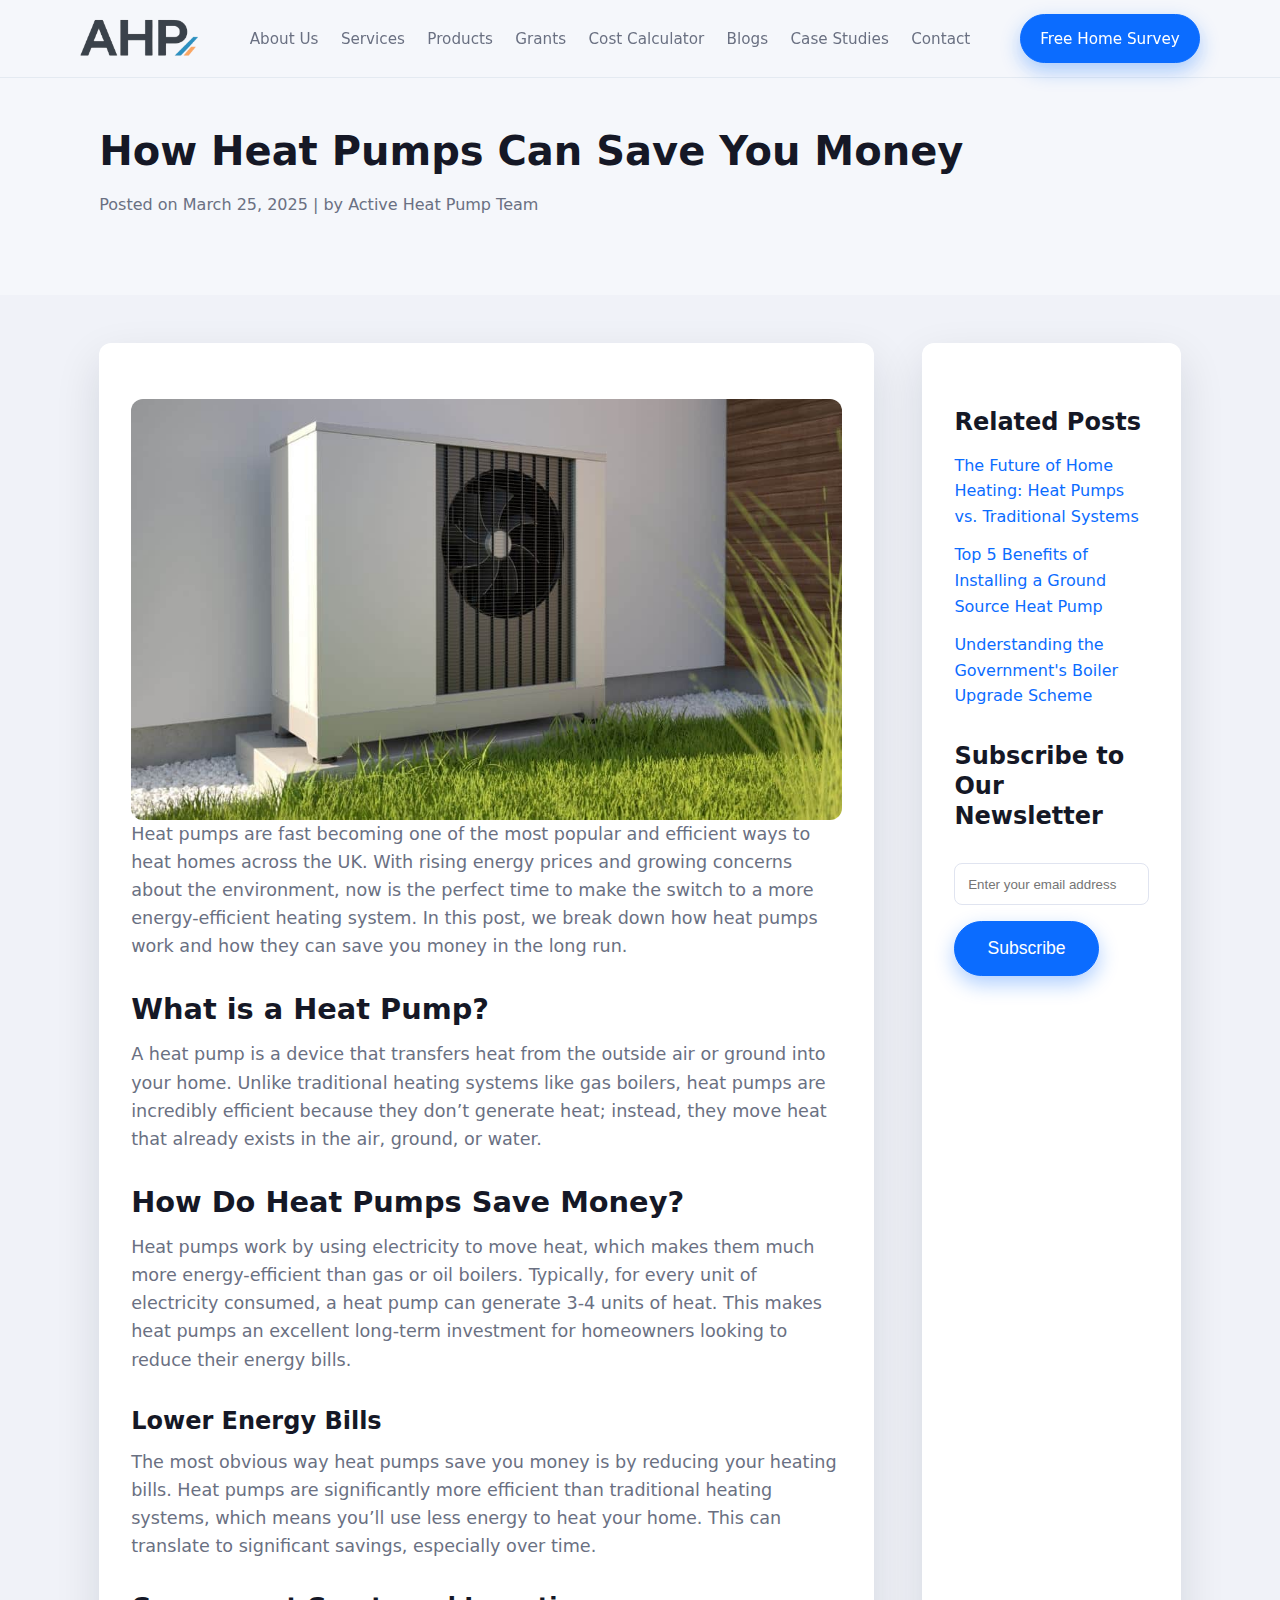
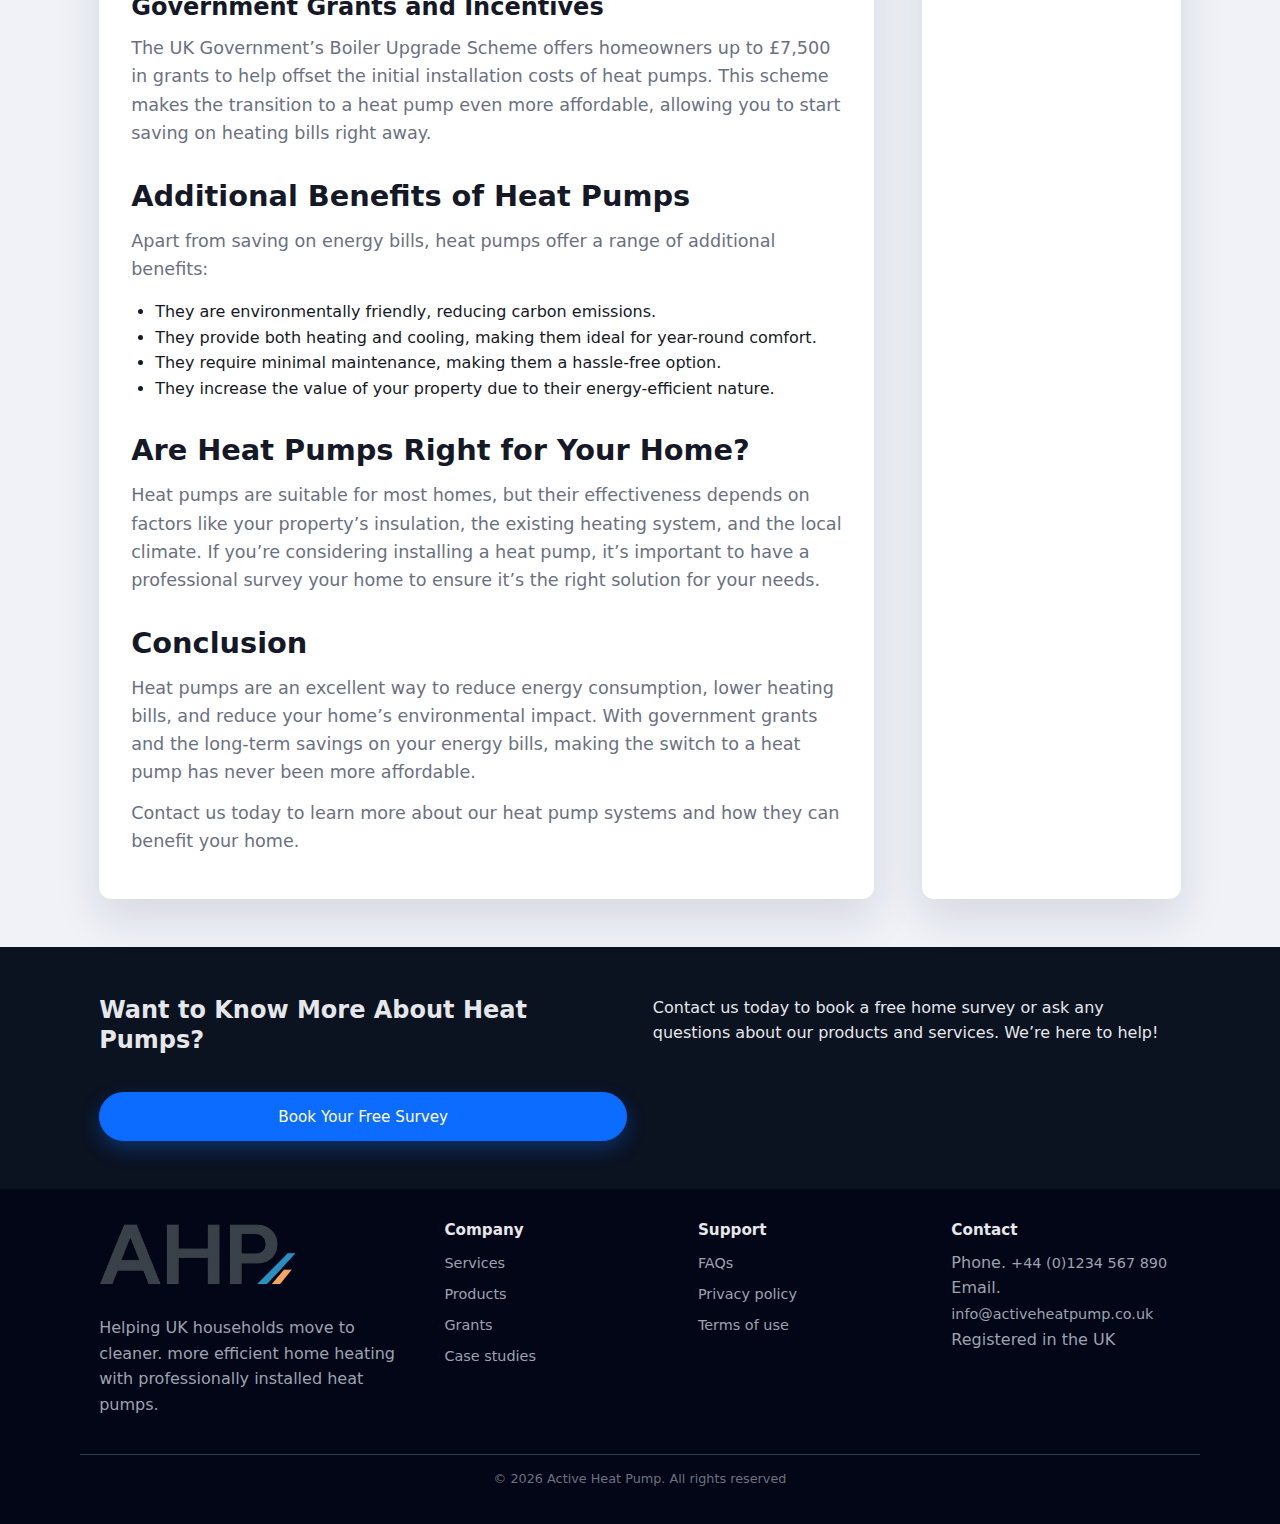
<file: blog-detail.html>
<!DOCTYPE html>
<html lang="en">
<head>
  <meta charset="UTF-8" />
  <meta name="viewport" content="width=device-width, initial-scale=1.0" />
  <title>How Heat Pumps Can Save You Money | Active Heat Pump Blog</title>
  <link rel="stylesheet" href="style.css" />
  <link rel="icon" type="image/png" href="./favicon/favicon-96x96.png" sizes="96x96" />
  <link rel="icon" type="image/svg+xml" href="./favicon/favicon.svg" />
  <link rel="shortcut icon" href="./favicon/favicon.ico" />
  <link rel="apple-touch-icon" sizes="180x180" href="./favicon/apple-touch-icon.png" />
  <link rel="manifest" href="./favicon/site.webmanifest" />

</head>
<style>
    /* Blog Detail Hero Section */
.blog-detail-hero {
  background: #f5f7fb;
  padding: 3rem 0;
}

.blog-detail-hero h1 {
  font-size: 2.5rem;
  margin-bottom: 1rem;
}

.blog-detail-hero p {
  color: var(--muted);
  font-size: 1rem;
  margin-top: 1rem;
}

/* Blog Content */
.blog-detail-content .content-grid {
  display: grid;
  grid-template-columns: 3fr 1fr;
  gap: 3rem;
}

.blog-detail-content .blog-content {
  padding: 2rem;
  background: #ffffff;
  box-shadow: var(--shadow-soft);
  border-radius: var(--radius-md);
}

.blog-detail-content .blog-main-image {
  width: 100%;
  height: auto;
  border-radius: var(--radius-md);
  margin-top: 1.5rem;
}

.blog-detail-content h2 {
  font-size: 1.8rem;
  margin-top: 2rem;
}

.blog-detail-content p {
  font-size: 1.1rem;
  color: var(--muted);
}

.blog-detail-content ul {
  list-style-type: disc;
  padding-left: 1.5rem;
  margin-top: 1rem;
}

.blog-detail-content h3 {
  font-size: 1.5rem;
  margin-top: 2rem;
}

/* Sidebar */
.sidebar {
  padding: 2rem;
  background: #ffffff;
  box-shadow: var(--shadow-soft);
  border-radius: var(--radius-md);
}

.sidebar h3 {
  font-size: 1.5rem;
}

.sidebar ul {
  list-style-type: none;
  padding: 0;
}

.sidebar ul li {
  font-size: 1rem;
  margin: 0.8rem 0;
}

.sidebar ul li a {
  text-decoration: none;
  color: var(--brand);
}

.sidebar ul li a:hover {
  text-decoration: underline;
}

.subscribe-form {
  margin-top: 2rem;
}

.subscribe-form input {
  padding: 0.8rem;
  width: 100%;
  border-radius: 8px;
  border: 1px solid var(--border);
  margin-bottom: 1rem;
}

.subscribe-form button {
  padding: 1rem 2rem;
  background: var(--brand);
  color: white;
  border-radius: var(--radius-pill);
  font-size: 1.1rem;
}

.subscribe-form button:hover {
  background: #0854c3;
}

/* Final CTA */
/* .final-cta {
  background: var(--brand-soft);
  padding: 3rem 0;
  text-align: center;
}

.final-cta-inner {
  max-width: 800px;
  margin: 0 auto;
}

.final-cta a {
  font-size: 1.1rem;
  padding: 1rem 2rem;
  background: var(--brand);
  color: white;
  border-radius: var(--radius-pill);
}

.final-cta a:hover {
  background: #0854c3;
} */

</style>

<body>
  <!-- Header (same as homepage) -->
   <header class="site-header">
    <div class="container header-inner">
      <div class="logo">
        <!-- Replace with your logo image if you have one -->
        <!-- <a href="index.html">Active<span>HeatPump</span></a> -->
         <a href="index.html"><img src="./Images/logo.png" width="120" alt="" srcset=""></a>
      </div>
      <nav class="main-nav">
        <ul>
          <li><a href="./about.html">About Us</a></li>
          <li><a href="./services.html">Services</a></li>
          <li><a href="./product.html">Products</a></li>
          <li><a href="./gov-grants.html">Grants</a></li>
          <li><a href="./cost-cal.html">Cost Calculator</a></li>
          <li><a href="./Blogs.html">Blogs</a></li>
          <li><a href="./case-studies.html">Case Studies</a></li>
          <li><a href="./contact.html">Contact</a></li>
        </ul>
      </nav>
      <a href="./index.html#contact" class="btn btn-primary btn-header">Free Home Survey</a>
      <button class="nav-toggle" aria-label="Toggle navigation">
        <span></span><span></span><span></span>
      </button>
    </div>
  </header>

  <main>
    <!-- Blog Detail Hero Section -->
    <section class="section blog-detail-hero">
      <div class="container">
        <div class="section-heading">
          <h1>How Heat Pumps Can Save You Money</h1>
          <p>Posted on March 25, 2025 | by Active Heat Pump Team</p>
        </div>
      </div>
    </section>

    <!-- Blog Post Content -->
    <section class="section blog-detail-content">
      <div class="container">
        <div class="content-grid">
          <div class="col">
            <div class="blog-content">
              <img src="./Images/b1.jpg" alt="How Heat Pumps Can Save You Money" class="blog-main-image" />
              <p class="intro-text">
                Heat pumps are fast becoming one of the most popular and efficient ways to heat homes across the UK. With rising
                energy prices and growing concerns about the environment, now is the perfect time to make the switch to a more
                energy-efficient heating system. In this post, we break down how heat pumps work and how they can save you money
                in the long run.
              </p>

              <h2>What is a Heat Pump?</h2>
              <p>
                A heat pump is a device that transfers heat from the outside air or ground into your home. Unlike traditional
                heating systems like gas boilers, heat pumps are incredibly efficient because they don’t generate heat; instead,
                they move heat that already exists in the air, ground, or water.
              </p>

              <h2>How Do Heat Pumps Save Money?</h2>
              <p>
                Heat pumps work by using electricity to move heat, which makes them much more energy-efficient than gas or oil
                boilers. Typically, for every unit of electricity consumed, a heat pump can generate 3-4 units of heat. This
                makes heat pumps an excellent long-term investment for homeowners looking to reduce their energy bills.
              </p>

              <h3>Lower Energy Bills</h3>
              <p>
                The most obvious way heat pumps save you money is by reducing your heating bills. Heat pumps are significantly
                more efficient than traditional heating systems, which means you’ll use less energy to heat your home. This can
                translate to significant savings, especially over time.
              </p>

              <h3>Government Grants and Incentives</h3>
              <p>
                The UK Government’s Boiler Upgrade Scheme offers homeowners up to £7,500 in grants to help offset the initial
                installation costs of heat pumps. This scheme makes the transition to a heat pump even more affordable, allowing
                you to start saving on heating bills right away.
              </p>

              <h2>Additional Benefits of Heat Pumps</h2>
              <p>
                Apart from saving on energy bills, heat pumps offer a range of additional benefits:
              </p>
              <ul>
                <li>They are environmentally friendly, reducing carbon emissions.</li>
                <li>They provide both heating and cooling, making them ideal for year-round comfort.</li>
                <li>They require minimal maintenance, making them a hassle-free option.</li>
                <li>They increase the value of your property due to their energy-efficient nature.</li>
              </ul>

              <h2>Are Heat Pumps Right for Your Home?</h2>
              <p>
                Heat pumps are suitable for most homes, but their effectiveness depends on factors like your property’s insulation,
                the existing heating system, and the local climate. If you’re considering installing a heat pump, it’s important
                to have a professional survey your home to ensure it’s the right solution for your needs.
              </p>

              <h2>Conclusion</h2>
              <p>
                Heat pumps are an excellent way to reduce energy consumption, lower heating bills, and reduce your home’s
                environmental impact. With government grants and the long-term savings on your energy bills, making the switch
                to a heat pump has never been more affordable.
              </p>
              <p>Contact us today to learn more about our heat pump systems and how they can benefit your home.</p>
            </div>
          </div>

          <!-- Sidebar -->
          <div class="col sidebar">
            <h3>Related Posts</h3>
            <ul>
              <li><a href="./Blogs.html">The Future of Home Heating: Heat Pumps vs. Traditional Systems</a></li>
              <li><a href="./Blogs.html">Top 5 Benefits of Installing a Ground Source Heat Pump</a></li>
              <li><a href="./Blogs.html">Understanding the Government's Boiler Upgrade Scheme</a></li>
            </ul>

            <h3>Subscribe to Our Newsletter</h3>
            <form class="subscribe-form">
              <input type="email" placeholder="Enter your email address" required />
              <button type="submit" class="btn btn-primary">Subscribe</button>
            </form>
          </div>
        </div>
      </div>
    </section>

    <!-- Final Call to Action -->
    <section class="section final-cta">
      <div class="container final-cta-inner">
        <h2>Want to Know More About Heat Pumps?</h2>
        <p>
          Contact us today to book a free home survey or ask any questions about our products and services. We’re here to help!
        </p>
        <a href="index.html#contact" class="btn btn-primary">Book Your Free Survey</a>
      </div>
    </section>
  </main>

  <!-- Footer (same as homepage) -->
  <footer class="site-footer">
    <div class="container footer-inner">
     <div class="footer-col">
        <div class="logo">
          <a href="./index.html"><img src="./Images/logo.png" width="200" alt="" srcset=""></a>
        </div>
        <br>
        <p>Helping UK households move to cleaner. more efficient home heating with professionally installed heat pumps.</p>
      </div>
      <div class="footer-col">
        <h4>Company</h4>
         <ul>
          <li><a href="./services.html">Services</a></li>
          <li><a href="./product.html">Products</a></li>
          <li><a href="./gov-grants.html">Grants</a></li>
          <li><a href="./case-studies.html">Case studies</a></li>
        </ul>
      </div>
      <div class="footer-col">
        <h4>Support</h4>
        <ul>
          <li><a href="#">FAQs</a></li>
          <li><a href="#">Privacy policy</a></li>
          <li><a href="#">Terms of use</a></li>
        </ul>
      </div>
      <div class="footer-col">
        <h4>Contact</h4>
        <p>
          Phone. <a href="tel:+441234567890">+44 (0)1234 567 890</a><br />
          Email. <a href="mailto:info@activeheatpump.co.uk">info@activeheatpump.co.uk</a><br />
          Registered in the UK
        </p>
      </div>
    </div>
    <div class="container footer-bottom">
      <p>© <span id="year"></span> Active Heat Pump. All rights reserved</p>
    </div>

    <script>
      const navToggle = document.querySelector('.nav-toggle');
      const mainNav = document.querySelector('.main-nav');
      navToggle.addEventListener('click', () => {
        mainNav.classList.toggle('open');
        navToggle.classList.toggle('open');
      });

      document.getElementById('year').textContent = new Date().getFullYear();
    </script>
  </footer>
   <!-- Back to Top Button -->
<button id="backToTop" class="back-to-top" title="Back to top">
  ↑
</button>
<script>
  // Get the button
const backToTopButton = document.getElementById('backToTop');

// Show the button when scrolling down
window.addEventListener('scroll', () => {
  if (window.scrollY > 300) { // Button will appear after scrolling 300px
    backToTopButton.classList.add('show');
  } else {
    backToTopButton.classList.remove('show');
  }
});

// Scroll to the top when the button is clicked
backToTopButton.addEventListener('click', () => {
  window.scrollTo({
    top: 0,
    behavior: 'smooth' // Smooth scroll
  });
});

</script>
</body>
</html>
</file>
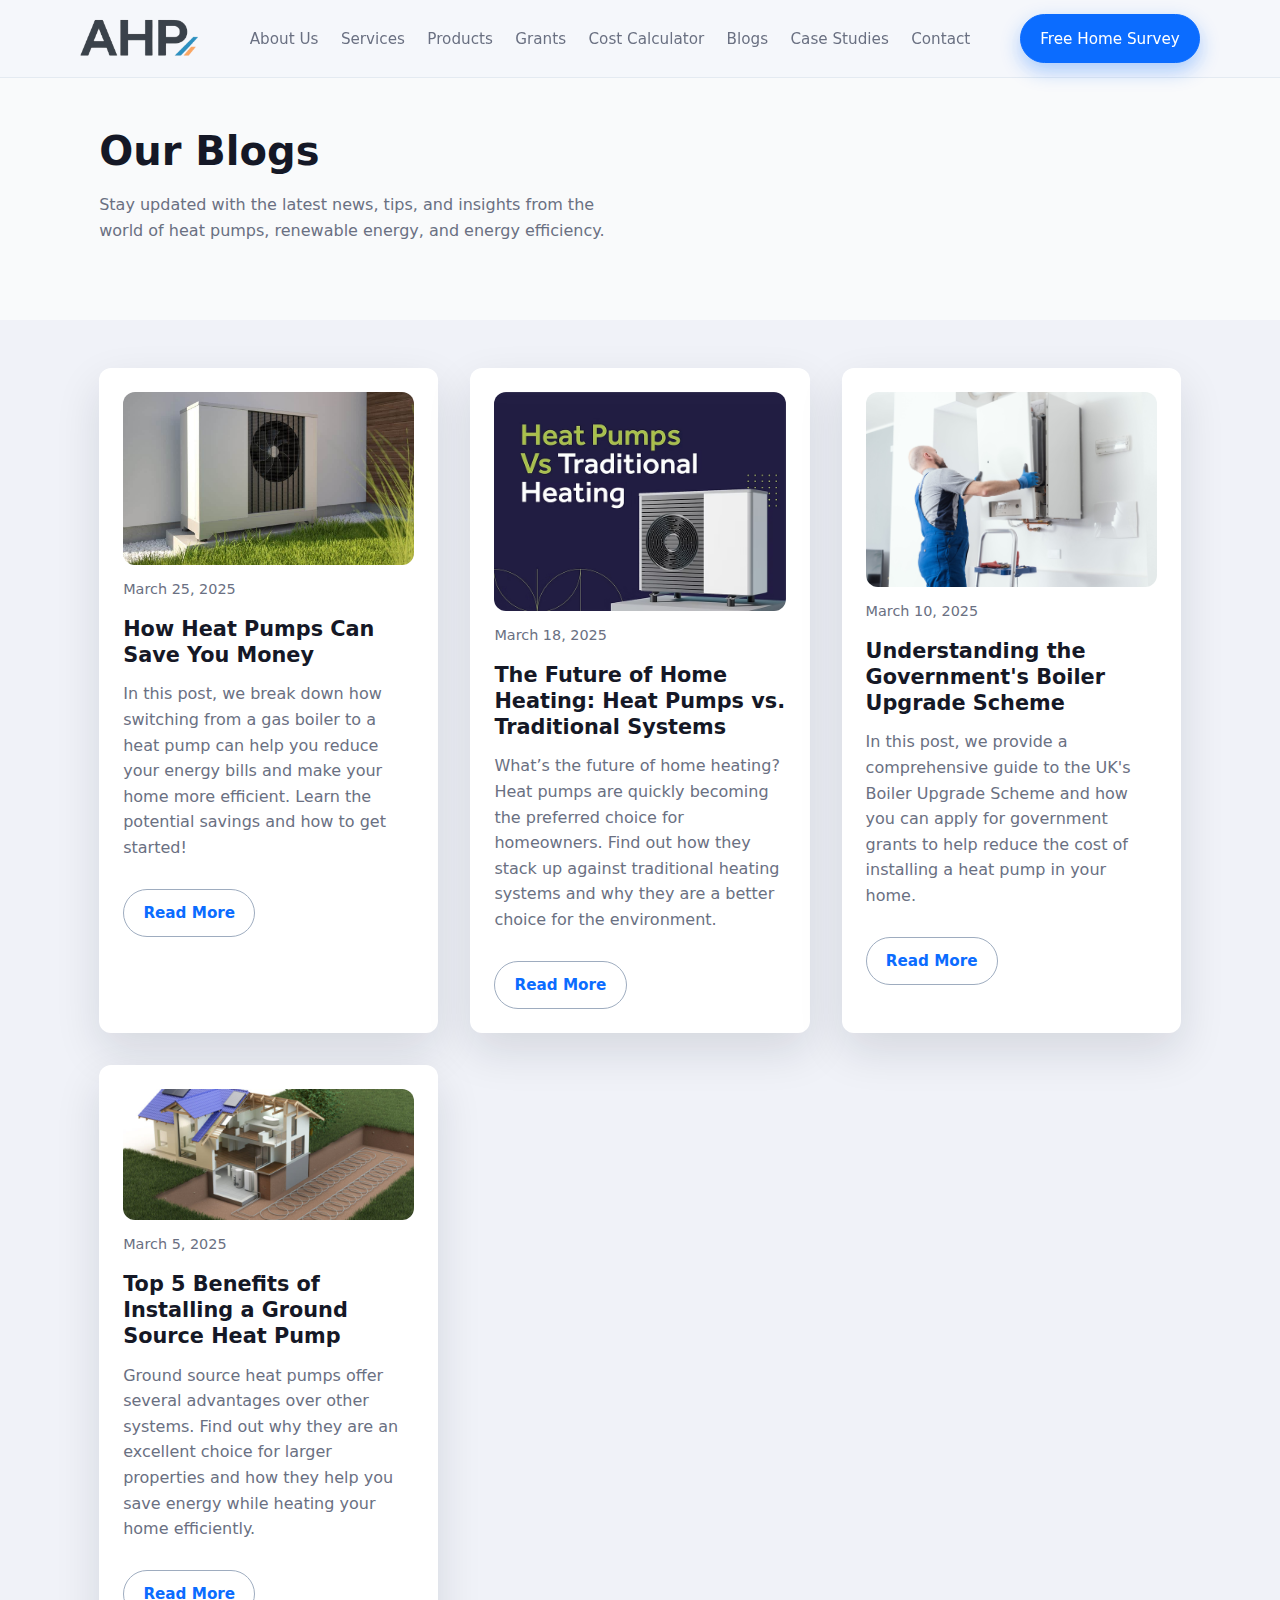
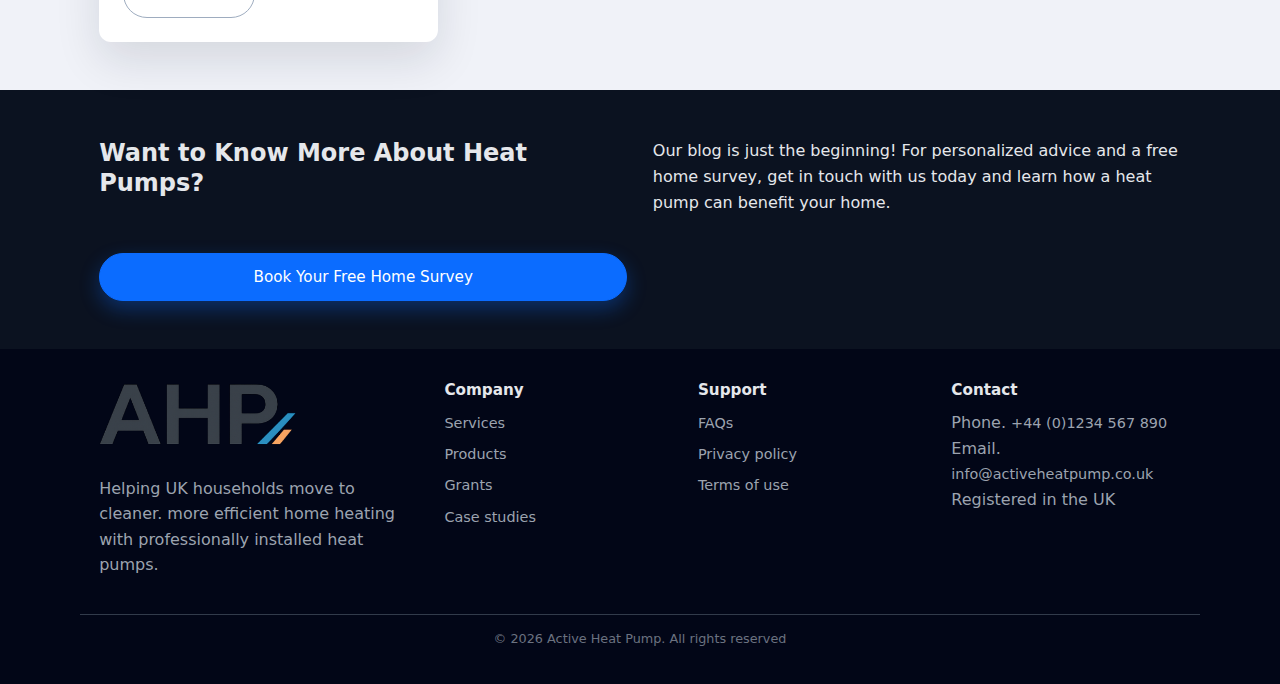
<file: Blogs.html>
<!DOCTYPE html>
<html lang="en">
<head>
  <meta charset="UTF-8" />
  <meta name="viewport" content="width=device-width, initial-scale=1.0" />
  <title>Blog | Active Heat Pump</title>
  <link rel="stylesheet" href="style.css" />
  <link rel="icon" type="image/png" href="./favicon/favicon-96x96.png" sizes="96x96" />
  <link rel="icon" type="image/svg+xml" href="./favicon/favicon.svg" />
  <link rel="shortcut icon" href="./favicon/favicon.ico" />
  <link rel="apple-touch-icon" sizes="180x180" href="./favicon/apple-touch-icon.png" />
  <link rel="manifest" href="./favicon/site.webmanifest" />

</head>
<style>
    /* Blog Hero Section */
.blog-hero {
  background: #f9fafb;
  padding: 3rem 0;
}

.blog-hero h1 {
  font-size: 2.5rem;
  margin-bottom: 1rem;
}

.blog-hero p {
  color: var(--muted);
  font-size: 1rem;
  margin-top: 1rem;
}

/* Blog Post Cards */
.blog-posts .blog-grid {
  display: grid;
  gap: 2rem;
  grid-template-columns: repeat(auto-fit, minmax(280px, 1fr));
}

.blog-card {
  background: #ffffff;
  border-radius: var(--radius-md);
  padding: 1.5rem;
  box-shadow: var(--shadow-soft);
}

.blog-card img {
  width: 100%;
  height: auto;
  border-radius: var(--radius-md);
}

.blog-card .date {
  color: var(--muted);
  font-size: 0.9rem;
}

.blog-card h3 {
  font-size: 1.3rem;
  margin-top: 1rem;
}

.blog-card p {
  font-size: 1rem;
  color: var(--muted);
  margin-top: 0.8rem;
}

.blog-card a {
  display: inline-block;
  margin-top: 1rem;
  text-decoration: none;
  font-weight: 600;
  color: var(--brand);
}

.blog-card a:hover {
  text-decoration: underline;
}

/* Pagination Controls */
.pagination {
  padding: 2rem 0;
  text-align: center;
}

.pagination-controls a {
  font-size: 1rem;
  color: var(--brand);
  margin: 0 1rem;
  text-decoration: none;
}

.pagination-controls a:hover {
  text-decoration: underline;
}

/* Final CTA */
/* .final-cta {
  background: var(--brand-soft);
  padding: 3rem 0;
  text-align: center;
}

.final-cta-inner {
  max-width: 800px;
  margin: 0 auto;
}

.final-cta a {
  font-size: 1.1rem;
  padding: 1rem 2rem;
  background: var(--brand);
  color: white;
  border-radius: var(--radius-pill);
}

.final-cta a:hover {
  background: #0854c3;
} */

</style>

<body>
  <!-- Header (same as homepage) -->
  <header class="site-header">
    <div class="container header-inner">
      <div class="logo">
        <!-- Replace with your logo image if you have one -->
        <!-- <a href="index.html">Active<span>HeatPump</span></a> -->
         <a href="index.html"><img src="./Images/logo.png" width="120" alt="" srcset=""></a>
      </div>
      <nav class="main-nav">
       <ul>
          <li><a href="./about.html">About Us</a></li>
          <li><a href="./services.html">Services</a></li>
          <li><a href="./product.html">Products</a></li>
          <li><a href="./gov-grants.html">Grants</a></li>
          <li><a href="./cost-cal.html">Cost Calculator</a></li>
          <li><a href="#">Blogs</a></li>
          <li><a href="./case-studies.html">Case Studies</a></li>
          <li><a href="./contact.html">Contact</a></li>
        </ul>
      </nav>
      <a href="./index.html#contact" class="btn btn-primary btn-header">Free Home Survey</a>
      <button class="nav-toggle" aria-label="Toggle navigation">
        <span></span><span></span><span></span>
      </button>
    </div>
  </header>

  <main>
    <!-- Blog Hero Section -->
    <section class="section blog-hero">
      <div class="container">
        <div class="section-heading">
          <h1>Our Blogs</h1>
          <p>
            Stay updated with the latest news, tips, and insights from the world of heat pumps, renewable energy, and energy efficiency.
          </p>
        </div>
      </div>
    </section>

    <!-- Blog Post Listings -->
    <section id="blog" class="section blog-posts">
      <div class="container">
        <div class="blog-grid">
          <!-- Blog Post 1 -->
          <article class="blog-card">
            <img src="./Images/b1.jpg" alt="Blog Post 1" />
            <div class="blog-card-content">
              <p class="date">March 25, 2025</p>
              <h3>How Heat Pumps Can Save You Money</h3>
              <p>
                In this post, we break down how switching from a gas boiler to a heat pump can help you reduce your energy bills and
                make your home more efficient. Learn the potential savings and how to get started!
              </p>
              <a href="./blog-detail.html" class="btn btn-outline">Read More</a>
            </div>
          </article>

          <!-- Blog Post 2 -->
          <article class="blog-card">
            <img src="./Images/b2.avif" alt="Blog Post 2" />
            <div class="blog-card-content">
              <p class="date">March 18, 2025</p>
              <h3>The Future of Home Heating: Heat Pumps vs. Traditional Systems</h3>
              <p>
                What’s the future of home heating? Heat pumps are quickly becoming the preferred choice for homeowners. Find out how
                they stack up against traditional heating systems and why they are a better choice for the environment.
              </p>
              <a href="./blog-detail.html" class="btn btn-outline">Read More</a>
            </div>
          </article>

          <!-- Blog Post 3 -->
          <article class="blog-card">
            <img src="./Images/b3.jpg" alt="Blog Post 3" />
            <div class="blog-card-content">
              <p class="date">March 10, 2025</p>
              <h3>Understanding the Government's Boiler Upgrade Scheme</h3>
              <p>
                In this post, we provide a comprehensive guide to the UK's Boiler Upgrade Scheme and how you can apply for
                government grants to help reduce the cost of installing a heat pump in your home.
              </p>
              <a href="./blog-detail.html" class="btn btn-outline">Read More</a>
            </div>
          </article>

          <!-- Blog Post 4 -->
          <article class="blog-card">
            <img src="./Images/b4.jpg" alt="Blog Post 4" />
            <div class="blog-card-content">
              <p class="date">March 5, 2025</p>
              <h3>Top 5 Benefits of Installing a Ground Source Heat Pump</h3>
              <p>
                Ground source heat pumps offer several advantages over other systems. Find out why they are an excellent choice for
                larger properties and how they help you save energy while heating your home efficiently.
              </p>
              <a href="./blog-detail.html" class="btn btn-outline">Read More</a>
            </div>
          </article>
        </div>
      </div>
    </section>

    <!-- Pagination Section -->
    <!-- <section class="section pagination">
      <div class="container">
        <div class="pagination-controls">
          <a href="#" class="prev">Previous</a>
          <a href="#" class="next">Next</a>
        </div>
      </div>
    </section> -->

    <!-- Final Call to Action -->
    <section class="section final-cta">
      <div class="container final-cta-inner">
        <h2>Want to Know More About Heat Pumps?</h2>
        <p>
          Our blog is just the beginning! For personalized advice and a free home survey, get in touch with us today and learn
          how a heat pump can benefit your home.
        </p>
        <a href="index.html#contact" class="btn btn-primary">Book Your Free Home Survey</a>
      </div>
    </section>
  </main>

  <!-- Footer (same as homepage) -->
  <footer class="site-footer">
    <div class="container footer-inner">
     <div class="footer-col">
        <div class="logo">
          <a href="./index.html"><img src="./Images/logo.png" width="200" alt="" srcset=""></a>
        </div>
        <br>
        <p>Helping UK households move to cleaner. more efficient home heating with professionally installed heat pumps.</p>
      </div>
      <div class="footer-col">
        <h4>Company</h4>
        <ul>
          <li><a href="./services.html">Services</a></li>
          <li><a href="./product.html">Products</a></li>
          <li><a href="./gov-grants.html">Grants</a></li>
          <li><a href="./case-studies.html">Case studies</a></li>
        </ul>
      </div>
      <div class="footer-col">
        <h4>Support</h4>
        <ul>
          <li><a href="#">FAQs</a></li>
          <li><a href="#">Privacy policy</a></li>
          <li><a href="#">Terms of use</a></li>
        </ul>
      </div>
      <div class="footer-col">
        <h4>Contact</h4>
        <p>
          Phone. <a href="tel:+441234567890">+44 (0)1234 567 890</a><br />
          Email. <a href="mailto:info@activeheatpump.co.uk">info@activeheatpump.co.uk</a><br />
          Registered in the UK
        </p>
      </div>
    </div>
    <div class="container footer-bottom">
      <p>© <span id="year"></span> Active Heat Pump. All rights reserved</p>
    </div>

    <script>
      const navToggle = document.querySelector('.nav-toggle');
      const mainNav = document.querySelector('.main-nav');
      navToggle.addEventListener('click', () => {
        mainNav.classList.toggle('open');
        navToggle.classList.toggle('open');
      });

      document.getElementById('year').textContent = new Date().getFullYear();
    </script>
  </footer>
   <!-- Back to Top Button -->
<button id="backToTop" class="back-to-top" title="Back to top">
  ↑
</button>
<script>
  // Get the button
const backToTopButton = document.getElementById('backToTop');

// Show the button when scrolling down
window.addEventListener('scroll', () => {
  if (window.scrollY > 300) { // Button will appear after scrolling 300px
    backToTopButton.classList.add('show');
  } else {
    backToTopButton.classList.remove('show');
  }
});

// Scroll to the top when the button is clicked
backToTopButton.addEventListener('click', () => {
  window.scrollTo({
    top: 0,
    behavior: 'smooth' // Smooth scroll
  });
});

</script>
</body>
</html>
</file>
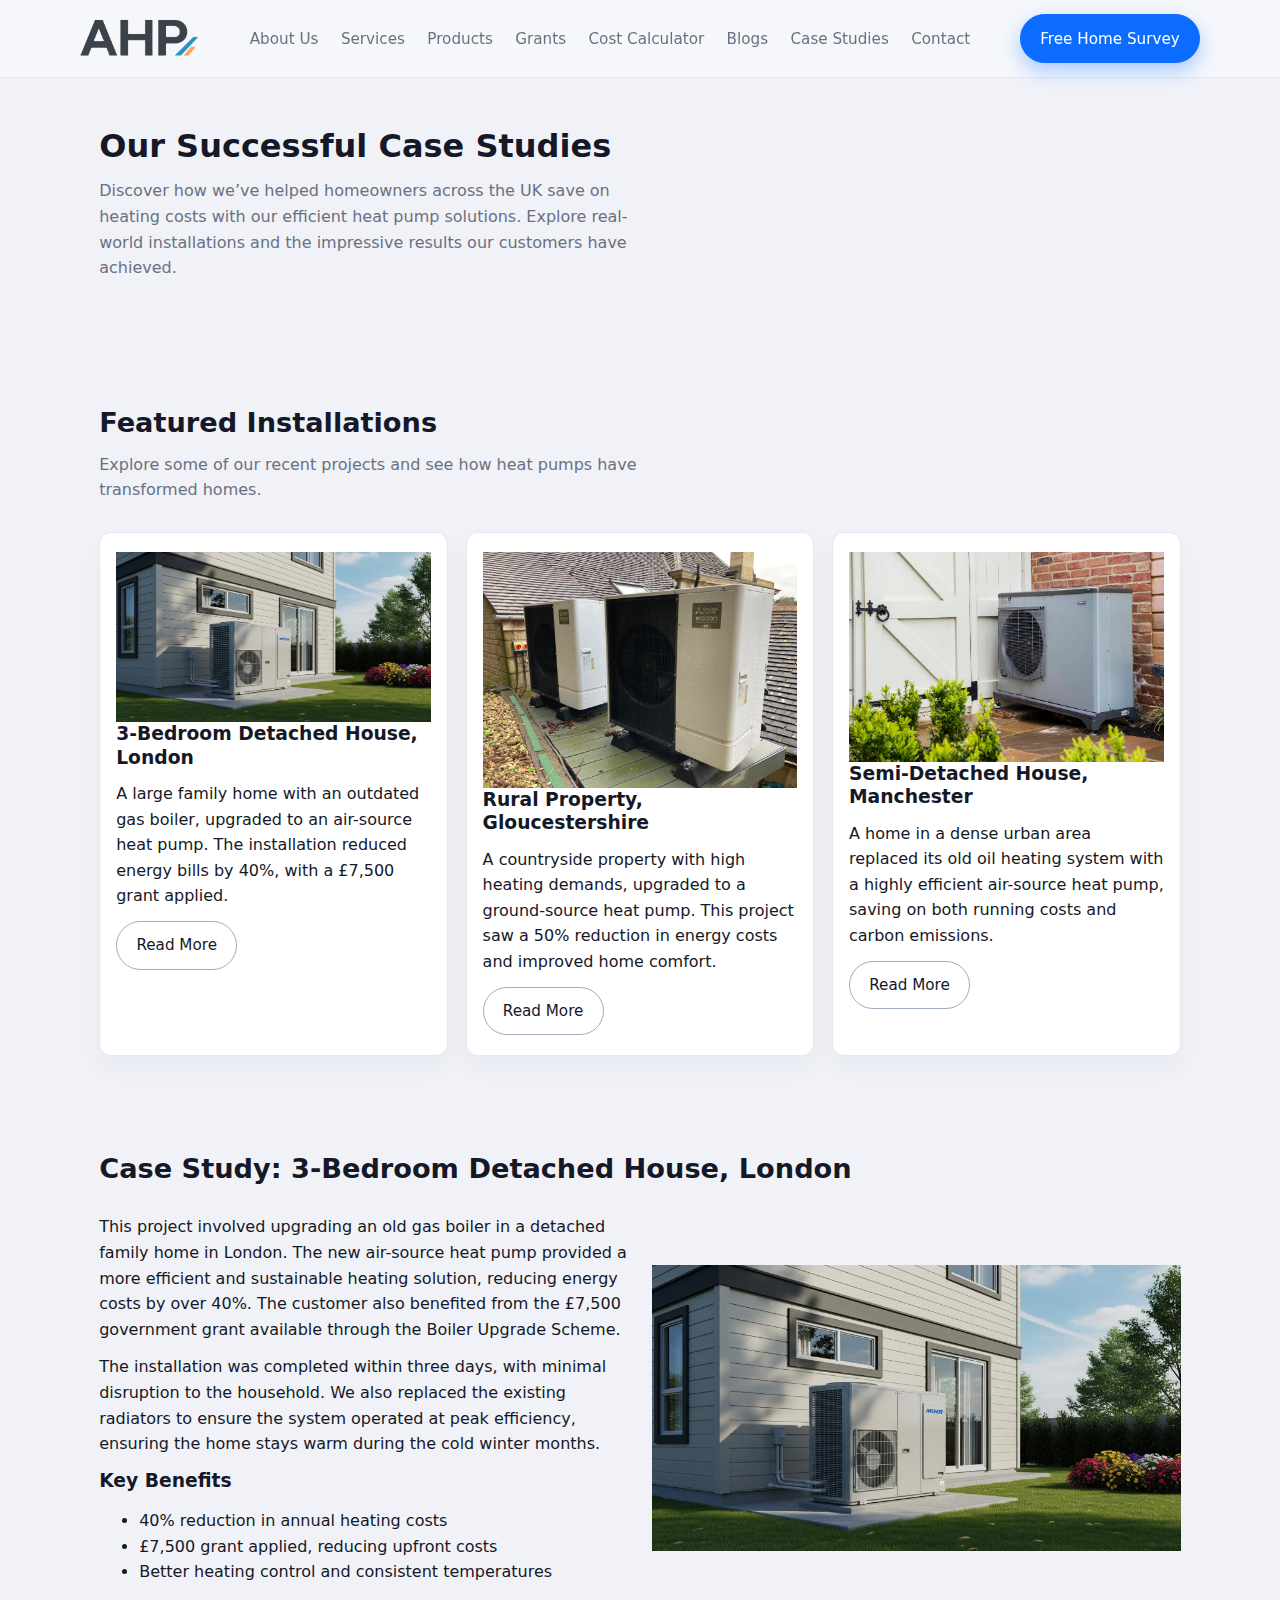
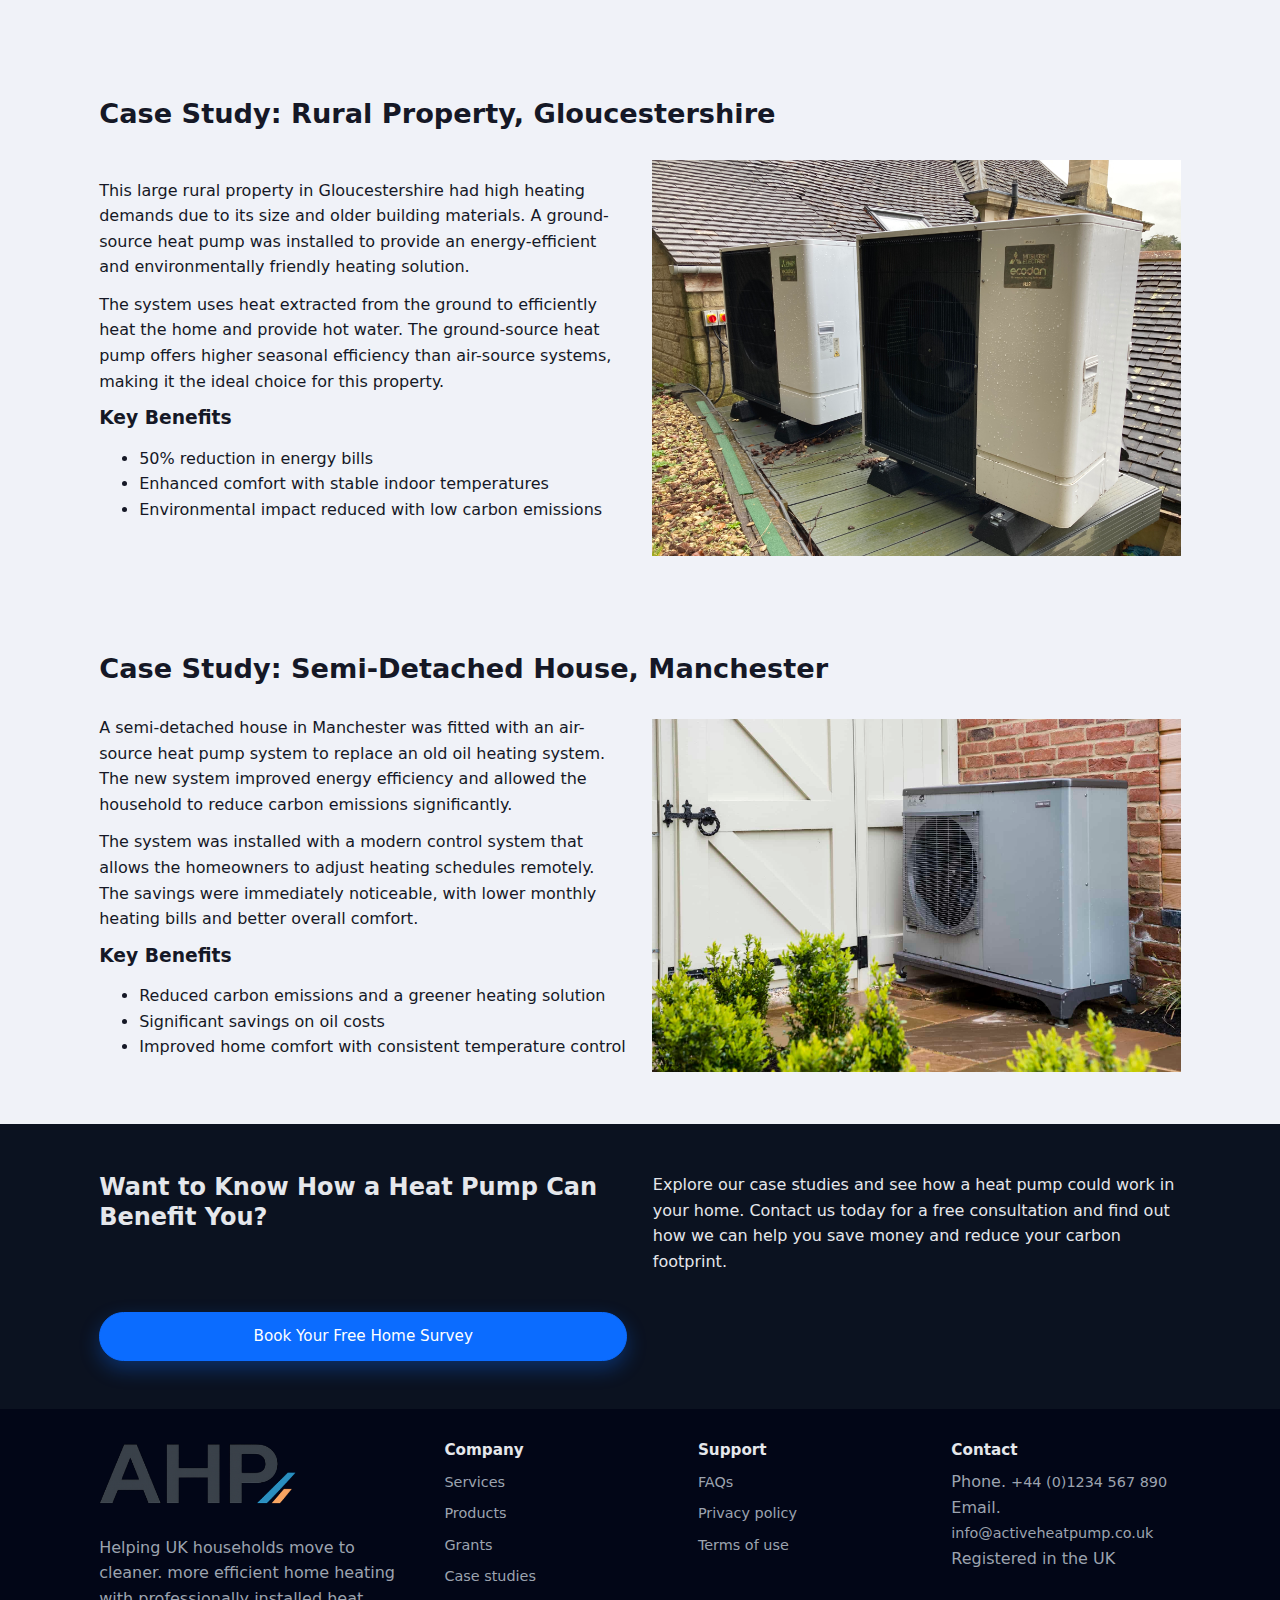
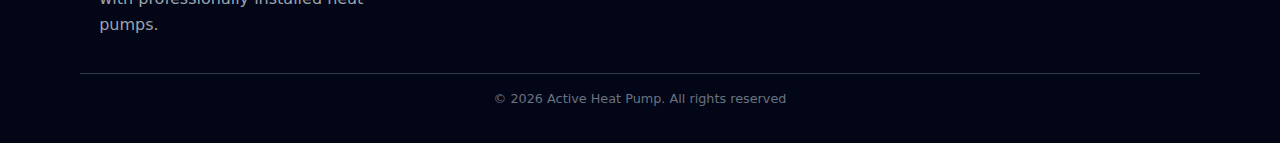
<file: case-studies.html>
<!DOCTYPE html>
<html lang="en">
<head>
  <meta charset="UTF-8" />
  <meta name="viewport" content="width=device-width, initial-scale=1.0" />
  <title>Case Studies | Active Heat Pump</title>
  <link rel="stylesheet" href="style.css" />
  <link rel="icon" type="image/png" href="./favicon/favicon-96x96.png" sizes="96x96" />
  <link rel="icon" type="image/svg+xml" href="./favicon/favicon.svg" />
  <link rel="shortcut icon" href="./favicon/favicon.ico" />
  <link rel="apple-touch-icon" sizes="180x180" href="./favicon/apple-touch-icon.png" />
  <link rel="manifest" href="./favicon/site.webmanifest" />

</head>
<body>
  <!-- Header (same as homepage) -->
   <header class="site-header">
    <div class="container header-inner">
      <div class="logo">
        <!-- Replace with your logo image if you have one -->
        <!-- <a href="index.html">Active<span>HeatPump</span></a> -->
         <a href="index.html"><img src="./Images/logo.png" width="120" alt="" srcset=""></a>
      </div>
      <nav class="main-nav">
         <ul>
          <li><a href="./about.html">About Us</a></li>
          <li><a href="./services.html">Services</a></li>
          <li><a href="./product.html">Products</a></li>
          <li><a href="./gov-grants.html">Grants</a></li>
          <li><a href="./cost-cal.html">Cost Calculator</a></li>
          <li><a href="./Blogs.html">Blogs</a></li>
          <li><a href="#">Case Studies</a></li>
          <li><a href="./contact.html">Contact</a></li>
        </ul>
      </nav>
      <a href="./index.html#contact" class="btn btn-primary btn-header">Free Home Survey</a>
      <button class="nav-toggle" aria-label="Toggle navigation">
        <span></span><span></span><span></span>
      </button>
    </div>
  </header>

  <main>
    <!-- Case Studies Hero Section -->
    <section class="section case-studies-hero">
      <div class="container">
        <div class="section-heading">
          <h1>Our Successful Case Studies</h1>
          <p>
            Discover how we’ve helped homeowners across the UK save on heating costs with our efficient heat pump solutions. Explore
            real-world installations and the impressive results our customers have achieved.
          </p>
        </div>
      </div>
    </section>

    <!-- Featured Case Studies -->
    <section class="section featured-case-studies">
      <div class="container">
        <div class="section-heading">
          <h2>Featured Installations</h2>
          <p>Explore some of our recent projects and see how heat pumps have transformed homes.</p>
        </div>
        <div class="card-grid">
          <!-- Case Study 1 -->
          <article class="case-card">
            <img src="./Images/c1.jpeg" alt="Case Study 1" />
            <h3>3-Bedroom Detached House, London</h3>
            <p>
              A large family home with an outdated gas boiler, upgraded to an air-source heat pump. The installation reduced energy
              bills by 40%, with a £7,500 grant applied.
            </p>
            <a href="#case1" class="btn btn-outline">Read More</a>
          </article>

          <!-- Case Study 2 -->
          <article class="case-card">
            <img src="./Images/c2.jpg" alt="Case Study 2" />
            <h3>Rural Property, Gloucestershire</h3>
            <p>
              A countryside property with high heating demands, upgraded to a ground-source heat pump. This project saw a 50%
              reduction in energy costs and improved home comfort.
            </p>
            <a href="#case2" class="btn btn-outline">Read More</a>
          </article>

          <!-- Case Study 3 -->
          <article class="case-card">
            <img src="./Images/c3.jpg" alt="Case Study 3" />
            <h3>Semi-Detached House, Manchester</h3>
            <p>
              A home in a dense urban area replaced its old oil heating system with a highly efficient air-source heat pump, saving
              on both running costs and carbon emissions.
            </p>
            <a href="#case3" class="btn btn-outline">Read More</a>
          </article>
        </div>
      </div>
    </section>

    <!-- Detailed Case Study Section -->
    <section id="case1" class="section detailed-case-study">
      <div class="container">
        <div class="section-heading">
          <h2>Case Study: 3-Bedroom Detached House, London</h2>
        </div>
        <div class="two-column">
          <div class="col">
            <p>
              This project involved upgrading an old gas boiler in a detached family home in London. The new air-source heat pump
              provided a more efficient and sustainable heating solution, reducing energy costs by over 40%. The customer also
              benefited from the £7,500 government grant available through the Boiler Upgrade Scheme.
            </p>
            <p>
              The installation was completed within three days, with minimal disruption to the household. We also replaced the
              existing radiators to ensure the system operated at peak efficiency, ensuring the home stays warm during the cold
              winter months.
            </p>
            <h3>Key Benefits</h3>
            <ul>
              <li>40% reduction in annual heating costs</li>
              <li>£7,500 grant applied, reducing upfront costs</li>
              <li>Better heating control and consistent temperatures</li>
            </ul>
          </div>
          <div class="col">
            <img src="./Images/c1.jpeg" alt="3-Bedroom Detached House" />
          </div>
        </div>
      </div>
    </section>

    <section id="case2" class="section detailed-case-study">
      <div class="container">
        <div class="section-heading">
          <h2>Case Study: Rural Property, Gloucestershire</h2>
        </div>
        <div class="two-column">
          <div class="col">
            <p>
              This large rural property in Gloucestershire had high heating demands due to its size and older building materials. A
              ground-source heat pump was installed to provide an energy-efficient and environmentally friendly heating solution.
            </p>
            <p>
              The system uses heat extracted from the ground to efficiently heat the home and provide hot water. The ground-source
              heat pump offers higher seasonal efficiency than air-source systems, making it the ideal choice for this property.
            </p>
            <h3>Key Benefits</h3>
            <ul>
              <li>50% reduction in energy bills</li>
              <li>Enhanced comfort with stable indoor temperatures</li>
              <li>Environmental impact reduced with low carbon emissions</li>
            </ul>
          </div>
          <div class="col">
            <img src="./Images/c2.jpg" alt="Rural Property" />
          </div>
        </div>
      </div>
    </section>

    <section id="case3" class="section detailed-case-study">
      <div class="container">
        <div class="section-heading">
          <h2>Case Study: Semi-Detached House, Manchester</h2>
        </div>
        <div class="two-column">
          <div class="col">
            <p>
              A semi-detached house in Manchester was fitted with an air-source heat pump system to replace an old oil heating
              system. The new system improved energy efficiency and allowed the household to reduce carbon emissions significantly.
            </p>
            <p>
              The system was installed with a modern control system that allows the homeowners to adjust heating schedules remotely.
              The savings were immediately noticeable, with lower monthly heating bills and better overall comfort.
            </p>
            <h3>Key Benefits</h3>
            <ul>
              <li>Reduced carbon emissions and a greener heating solution</li>
              <li>Significant savings on oil costs</li>
              <li>Improved home comfort with consistent temperature control</li>
            </ul>
          </div>
          <div class="col">
            <img src="./Images/c3.jpg" alt="Semi-Detached House" />
          </div>
        </div>
      </div>
    </section>

    <!-- Call to Action Section -->
    <section class="section final-cta">
      <div class="container final-cta-inner">
        <h2>Want to Know How a Heat Pump Can Benefit You?</h2>
        <p>
          Explore our case studies and see how a heat pump could work in your home. Contact us today for a free consultation and
          find out how we can help you save money and reduce your carbon footprint.
        </p>
        <a href="index.html#contact" class="btn btn-primary">Book Your Free Home Survey</a>
      </div>
    </section>
  </main>

  <!-- Footer (same as homepage) -->
  <footer class="site-footer">
    <div class="container footer-inner">
      <div class="footer-col">
        <div class="logo">
          <a href="./index.html"><img src="./Images/logo.png" width="200" alt="" srcset=""></a>
        </div>
        <br>
        <p>Helping UK households move to cleaner. more efficient home heating with professionally installed heat pumps.</p>
      </div>
      <div class="footer-col">
        <h4>Company</h4>
        <ul>
          <li><a href="./services.html">Services</a></li>
          <li><a href="./product.html">Products</a></li>
          <li><a href="./gov-grants.html">Grants</a></li>
          <li><a href="./case-studies.html">Case studies</a></li>
        </ul>
      </div>
      <div class="footer-col">
        <h4>Support</h4>
        <ul>
          <li><a href="#">FAQs</a></li>
          <li><a href="#">Privacy policy</a></li>
          <li><a href="#">Terms of use</a></li>
        </ul>
      </div>
      <div class="footer-col">
        <h4>Contact</h4>
        <p>
          Phone. <a href="tel:+441234567890">+44 (0)1234 567 890</a><br />
          Email. <a href="mailto:info@activeheatpump.co.uk">info@activeheatpump.co.uk</a><br />
          Registered in the UK
        </p>
      </div>
    </div>
    <div class="container footer-bottom">
      <p>© <span id="year"></span> Active Heat Pump. All rights reserved</p>
    </div>

    <script>
      const navToggle = document.querySelector('.nav-toggle');
      const mainNav = document.querySelector('.main-nav');
      navToggle.addEventListener('click', () => {
        mainNav.classList.toggle('open');
        navToggle.classList.toggle('open');
      });

      document.getElementById('year').textContent = new Date().getFullYear();
    </script>
  </footer>
   <!-- Back to Top Button -->
<button id="backToTop" class="back-to-top" title="Back to top">
  ↑
</button>
<script>
  // Get the button
const backToTopButton = document.getElementById('backToTop');

// Show the button when scrolling down
window.addEventListener('scroll', () => {
  if (window.scrollY > 300) { // Button will appear after scrolling 300px
    backToTopButton.classList.add('show');
  } else {
    backToTopButton.classList.remove('show');
  }
});

// Scroll to the top when the button is clicked
backToTopButton.addEventListener('click', () => {
  window.scrollTo({
    top: 0,
    behavior: 'smooth' // Smooth scroll
  });
});

</script>
</body>
</html>
</file>
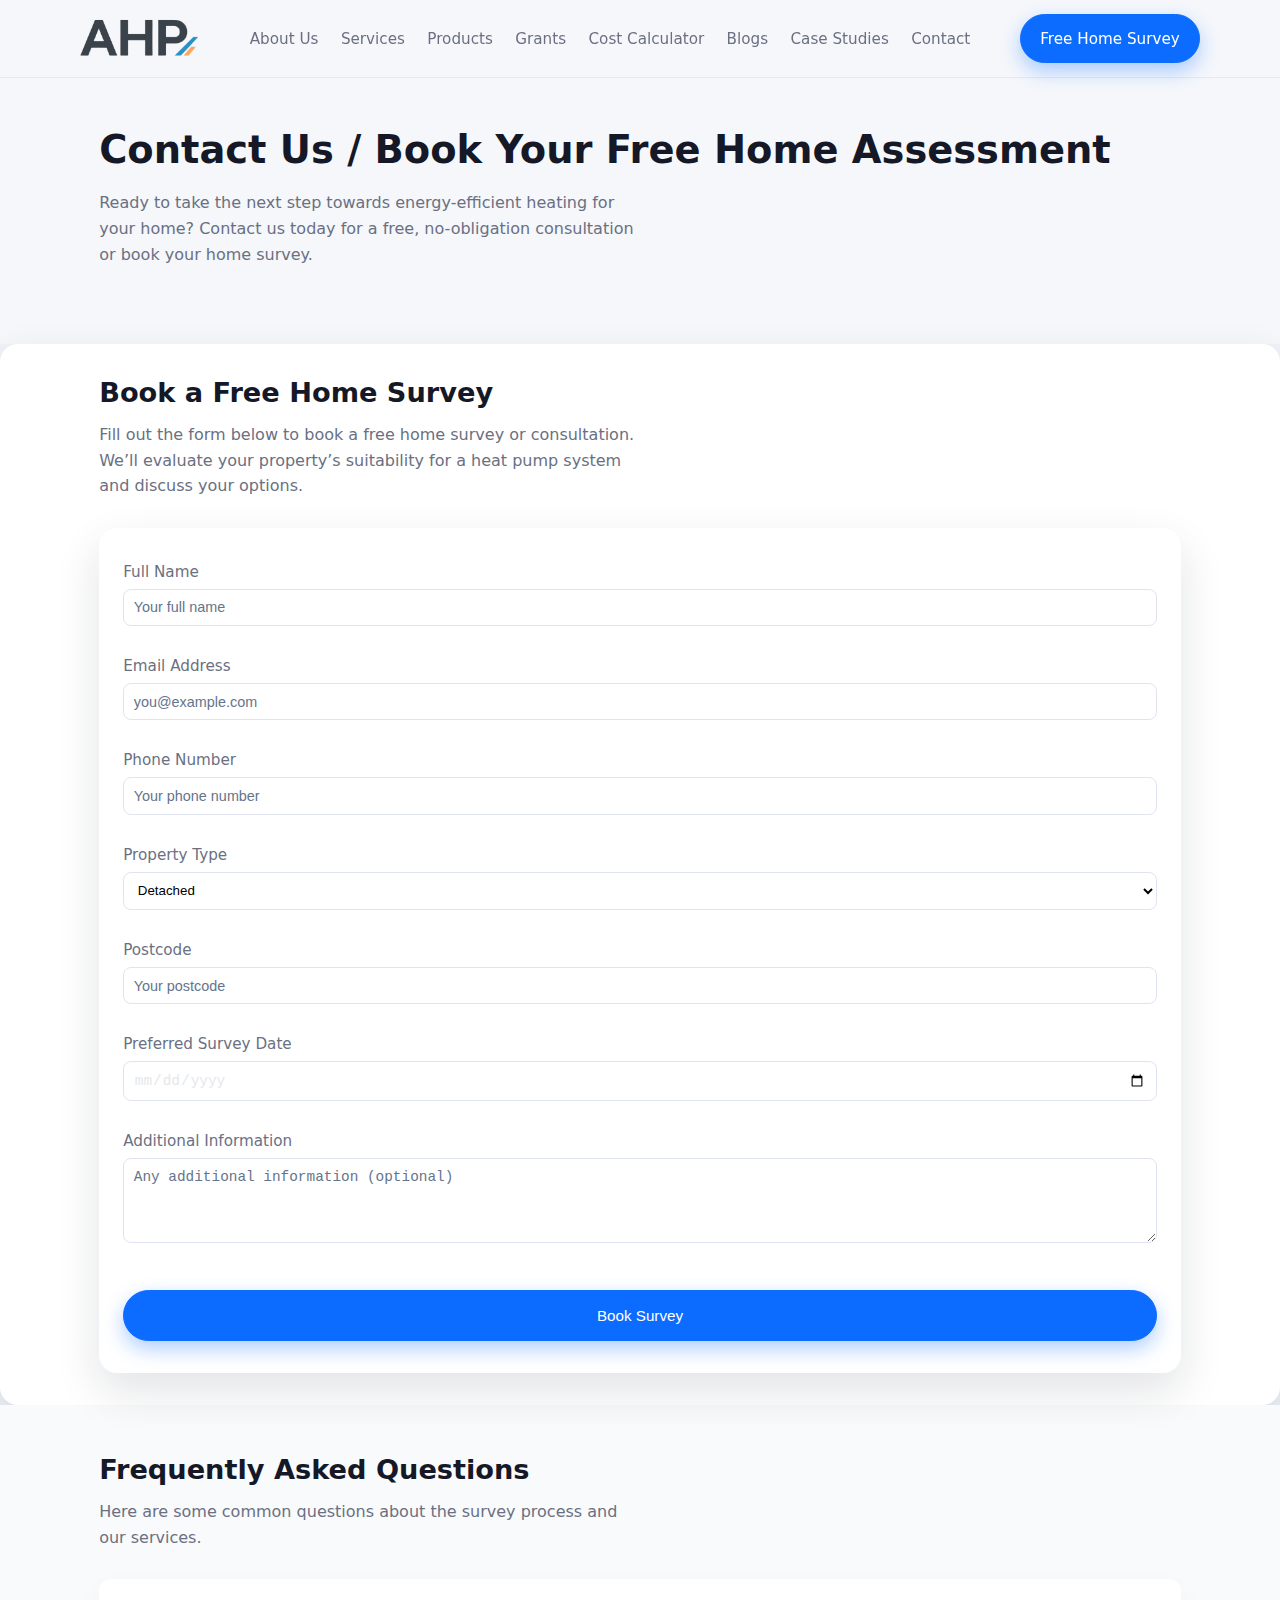
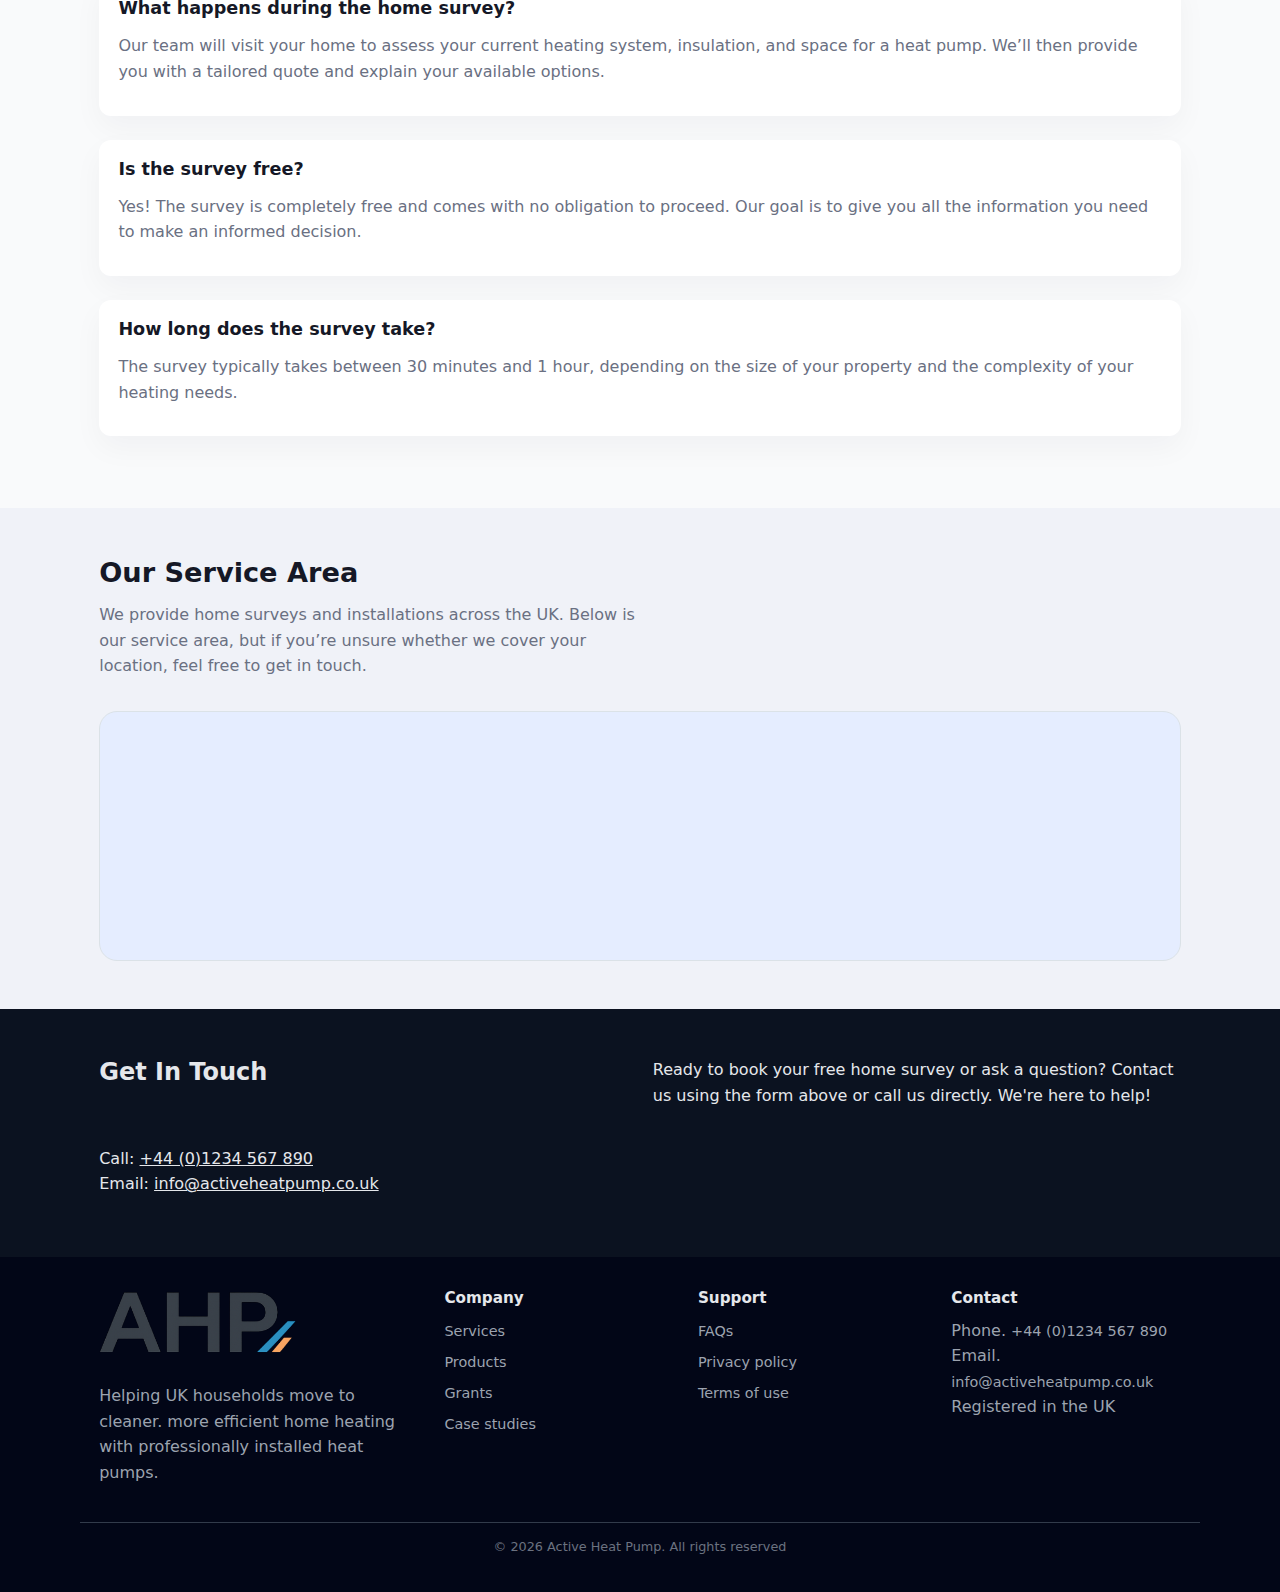
<file: contact.html>
<!DOCTYPE html>
<html lang="en">
<head>
  <meta charset="UTF-8" />
  <meta name="viewport" content="width=device-width, initial-scale=1.0" />
  <title>Contact / Book Assessment | Active Heat Pump</title>
  <link rel="stylesheet" href="style.css" />
  <link rel="icon" type="image/png" href="./favicon/favicon-96x96.png" sizes="96x96" />
  <link rel="icon" type="image/svg+xml" href="./favicon/favicon.svg" />
  <link rel="shortcut icon" href="./favicon/favicon.ico" />
  <link rel="apple-touch-icon" sizes="180x180" href="./favicon/apple-touch-icon.png" />
  <link rel="manifest" href="./favicon/site.webmanifest" />

</head>
<style>
    /* Contact Hero Section */
.contact-hero {
  background: #f5f7fb;
  padding: 3rem 0;
}

.contact-hero h1 {
  font-size: 2.4rem;
}

.contact-hero p {
  color: var(--muted);
  font-size: 1rem;
  margin-top: 1rem;
}

/* Contact Form */
.contact-form {
  background: #ffffff;
  padding: 2rem 1.5rem;
  border-radius: var(--radius-lg);
  box-shadow: var(--shadow-soft);
  /* margin-top: 2rem; */
  border: none;
}

.contact-form label {
  font-size: 0.95rem;
  color: var(--muted);
  display: flex;
  flex-direction: column;
  margin-bottom: 1rem;
}

.contact-form input,
.contact-form select,
.contact-form textarea {
  padding: 0.6rem;
  border-radius: 8px;
  border: 1px solid var(--border);
  background: #ffffff;
}

.contact-form button {
  margin-top: 1.2rem;
  padding: 1rem;
  background: var(--brand);
  color: #ffffff;
  border-radius: var(--radius-pill);
  cursor: pointer;
}

.contact-form button:hover {
  background: #0854c3;
}

/* FAQ Section */
.contact-faqs {
  background: #f9fafb;
  padding: 3rem 0;
}

.faq-items .faq-item {
  background: #ffffff;
  border-radius: var(--radius-md);
  padding: 1.2rem;
  box-shadow: 0 12px 30px rgba(15, 23, 42, 0.04);
  margin-bottom: 1.5rem;
}

.faq-items .faq-item h3 {
  font-size: 1.1rem;
  margin-bottom: 0.8rem;
}

.faq-items .faq-item p {
  font-size: 1rem;
  color: var(--muted);
}

/* Location Map */
.location-map .map-placeholder {
  background: #e5edff;
  border-radius: var(--radius-lg);
  height: 250px;
  display: flex;
  align-items: center;
  justify-content: center;
  font-size: 1.1rem;
  color: var(--muted);
  border: 1px solid #dbe2e7;
  margin-top: 2rem;
}

/* Final CTA */
/* .final-cta {
  background: var(--brand-soft);
  padding: 3rem 0;
  text-align: center;
}

.final-cta-inner {
  max-width: 800px;
  margin: 0 auto;
}

.final-cta a {
  font-size: 1.1rem;
  padding: 1rem 2rem;
  background: var(--brand);
  color: white;
  border-radius: var(--radius-pill);
}

.final-cta a:hover {
  background: #0854c3;
} */

</style>

<body>
  <!-- Header (same as homepage) -->
  <header class="site-header">
    <div class="container header-inner">
      <div class="logo">
        <!-- Replace with your logo image if you have one -->
        <!-- <a href="index.html">Active<span>HeatPump</span></a> -->
        <a href="index.html"><img src="./Images/logo.png" width="120" alt="" srcset=""></a>
      </div>
      <nav class="main-nav">
         <ul>
          <li><a href="./about.html">About Us</a></li>
          <li><a href="./services.html">Services</a></li>
          <li><a href="./product.html">Products</a></li>
          <li><a href="./gov-grants.html">Grants</a></li>
          <li><a href="./cost-cal.html">Cost Calculator</a></li>
          <li><a href="./Blogs.html">Blogs</a></li>
          <li><a href="./case-studies.html">Case Studies</a></li>
          <li><a href="#">Contact</a></li>
        </ul>
      </nav>
      <a href="./index.html#contact" class="btn btn-primary btn-header">Free Home Survey</a>
      <button class="nav-toggle" aria-label="Toggle navigation">
        <span></span><span></span><span></span>
      </button>
    </div>
  </header>

  <main>
    <!-- Contact Hero Section -->
    <section class="section contact-hero">
      <div class="container">
        <div class="section-heading">
          <h1>Contact Us / Book Your Free Home Assessment</h1>
          <p>
            Ready to take the next step towards energy-efficient heating for your home?  
            Contact us today for a free, no-obligation consultation or book your home survey.
          </p>
        </div>
      </div>
    </section>

    <!-- Contact Form / Book Assessment Section -->
    <section id="contact" class="section contact-form">
      <div class="container">
        <div class="section-heading">
          <h2>Book a Free Home Survey</h2>
          <p>
            Fill out the form below to book a free home survey or consultation. We’ll evaluate your property’s suitability for a
            heat pump system and discuss your options.
          </p>
        </div>

        <form class="contact-form">
          <label>
            Full Name
            <input type="text" name="full-name" placeholder="Your full name" required />
          </label>
          
          <label>
            Email Address
            <input type="email" name="email" placeholder="you@example.com" required />
          </label>
          
          <label>
            Phone Number
            <input type="tel" name="phone" placeholder="Your phone number" required />
          </label>
          
          <label>
            Property Type
            <select name="property-type" required>
              <option value="detached">Detached</option>
              <option value="semi-detached">Semi-detached</option>
              <option value="terraced">Terraced</option>
              <option value="flat">Flat</option>
            </select>
          </label>
          
          <label>
            Postcode
            <input type="text" name="postcode" placeholder="Your postcode" required />
          </label>
          
          <label>
            Preferred Survey Date
            <input type="date" name="survey-date" required />
          </label>
          
          <label>
            Additional Information
            <textarea name="additional-info" rows="4" placeholder="Any additional information (optional)"></textarea>
          </label>

          <button type="submit" class="btn btn-primary btn-block">Book Survey</button>
        </form>
      </div>
    </section>

    <!-- FAQs Section -->
    <section class="section contact-faqs">
      <div class="container">
        <div class="section-heading">
          <h2>Frequently Asked Questions</h2>
          <p>
            Here are some common questions about the survey process and our services.
          </p>
        </div>
        <div class="faq-items">
          <div class="faq-item">
            <h3>What happens during the home survey?</h3>
            <p>
              Our team will visit your home to assess your current heating system, insulation, and space for a heat pump. We’ll
              then provide you with a tailored quote and explain your available options.
            </p>
          </div>
          <div class="faq-item">
            <h3>Is the survey free?</h3>
            <p>
              Yes! The survey is completely free and comes with no obligation to proceed. Our goal is to give you all the
              information you need to make an informed decision.
            </p>
          </div>
          <div class="faq-item">
            <h3>How long does the survey take?</h3>
            <p>
              The survey typically takes between 30 minutes and 1 hour, depending on the size of your property and the
              complexity of your heating needs.
            </p>
          </div>
        </div>
      </div>
    </section>

    <!-- Location Map -->
    <section class="section location-map">
      <div class="container">
        <div class="section-heading">
          <h2>Our Service Area</h2>
          <p>
            We provide home surveys and installations across the UK. Below is our service area, but if you’re unsure whether we
            cover your location, feel free to get in touch.
          </p>
        </div>
        <div class="map-placeholder">
  <!-- <iframe src="https://www.google.com/maps/embed?pb=!1m18!1m12!1m3!1d98707.0460141461!2d-0.35293955!3d51.46179555!2m3!1f0!2f0!3f0!3m2!1i1024!2i768!4f13.1!3m3!1m2!1s0x48760ce80031e335%3A0x7404932600e5f458!2sLondon%20Borough%20of%20Hounslow%2C%20UK!5e1!3m2!1sen!2s!4v1763228623073!5m2!1sen!2s" width="1060" height="230" style="border:0;" allowfullscreen="" loading="lazy" referrerpolicy="no-referrer-when-downgrade"></iframe> -->
<iframe src="https://www.google.com/maps/embed?pb=!1m18!1m12!1m3!1d158857.83988656919!2d-0.2664030556096927!3d51.52873980507472!2m3!1f0!2f0!3f0!3m2!1i1024!2i768!4f13.1!3m3!1m2!1s0x47d8a00baf21de75%3A0x52963a5addd52a99!2sLondon%2C%20UK!5e0!3m2!1sen!2s!4v1763229013526!5m2!1sen!2s" width="1060" height="230" style="border:0;" allowfullscreen="" loading="lazy" referrerpolicy="no-referrer-when-downgrade"></iframe>
        </div>
      </div>
    </section>

    <!-- Final CTA / Contact Information -->
    <section class="section final-cta">
      <div class="container final-cta-inner">
        <h2>Get In Touch</h2>
        <p>
          Ready to book your free home survey or ask a question? Contact us using the form above or call us directly. We're
          here to help!
        </p>
        <p class="contact-details">
          Call: <a href="tel:+441234567890">+44 (0)1234 567 890</a><br />
          Email: <a href="mailto:info@activeheatpump.co.uk">info@activeheatpump.co.uk</a>
        </p>
      </div>
    </section>
  </main>

  <!-- Footer (same as homepage) -->
  <footer class="site-footer">
    <div class="container footer-inner">
    <div class="footer-col">
        <div class="logo">
          <a href="./index.html"><img src="./Images/logo.png" width="200" alt="" srcset=""></a>
        </div>
        <br>
        <p>Helping UK households move to cleaner. more efficient home heating with professionally installed heat pumps.</p>
      </div>
      <div class="footer-col">
        <h4>Company</h4>
         <ul>
          <li><a href="./services.html">Services</a></li>
          <li><a href="./product.html">Products</a></li>
          <li><a href="./gov-grants.html">Grants</a></li>
          <li><a href="./case-studies.html">Case studies</a></li>
        </ul>
      </div>
      <div class="footer-col">
        <h4>Support</h4>
        <ul>
          <li><a href="#">FAQs</a></li>
          <li><a href="#">Privacy policy</a></li>
          <li><a href="#">Terms of use</a></li>
        </ul>
      </div>
      <div class="footer-col">
        <h4>Contact</h4>
        <p>
          Phone. <a href="tel:+441234567890">+44 (0)1234 567 890</a><br />
          Email. <a href="mailto:info@activeheatpump.co.uk">info@activeheatpump.co.uk</a><br />
          Registered in the UK
        </p>
      </div>
    </div>
    <div class="container footer-bottom">
      <p>© <span id="year"></span> Active Heat Pump. All rights reserved</p>
    </div>

    <script>
      const navToggle = document.querySelector('.nav-toggle');
      const mainNav = document.querySelector('.main-nav');
      navToggle.addEventListener('click', () => {
        mainNav.classList.toggle('open');
        navToggle.classList.toggle('open');
      });

      document.getElementById('year').textContent = new Date().getFullYear();
    </script>
  </footer>
   <!-- Back to Top Button -->
<button id="backToTop" class="back-to-top" title="Back to top">
  ↑
</button>
<script>
  // Get the button
const backToTopButton = document.getElementById('backToTop');

// Show the button when scrolling down
window.addEventListener('scroll', () => {
  if (window.scrollY > 300) { // Button will appear after scrolling 300px
    backToTopButton.classList.add('show');
  } else {
    backToTopButton.classList.remove('show');
  }
});

// Scroll to the top when the button is clicked
backToTopButton.addEventListener('click', () => {
  window.scrollTo({
    top: 0,
    behavior: 'smooth' // Smooth scroll
  });
});

</script>
</body>
</html>
</file>
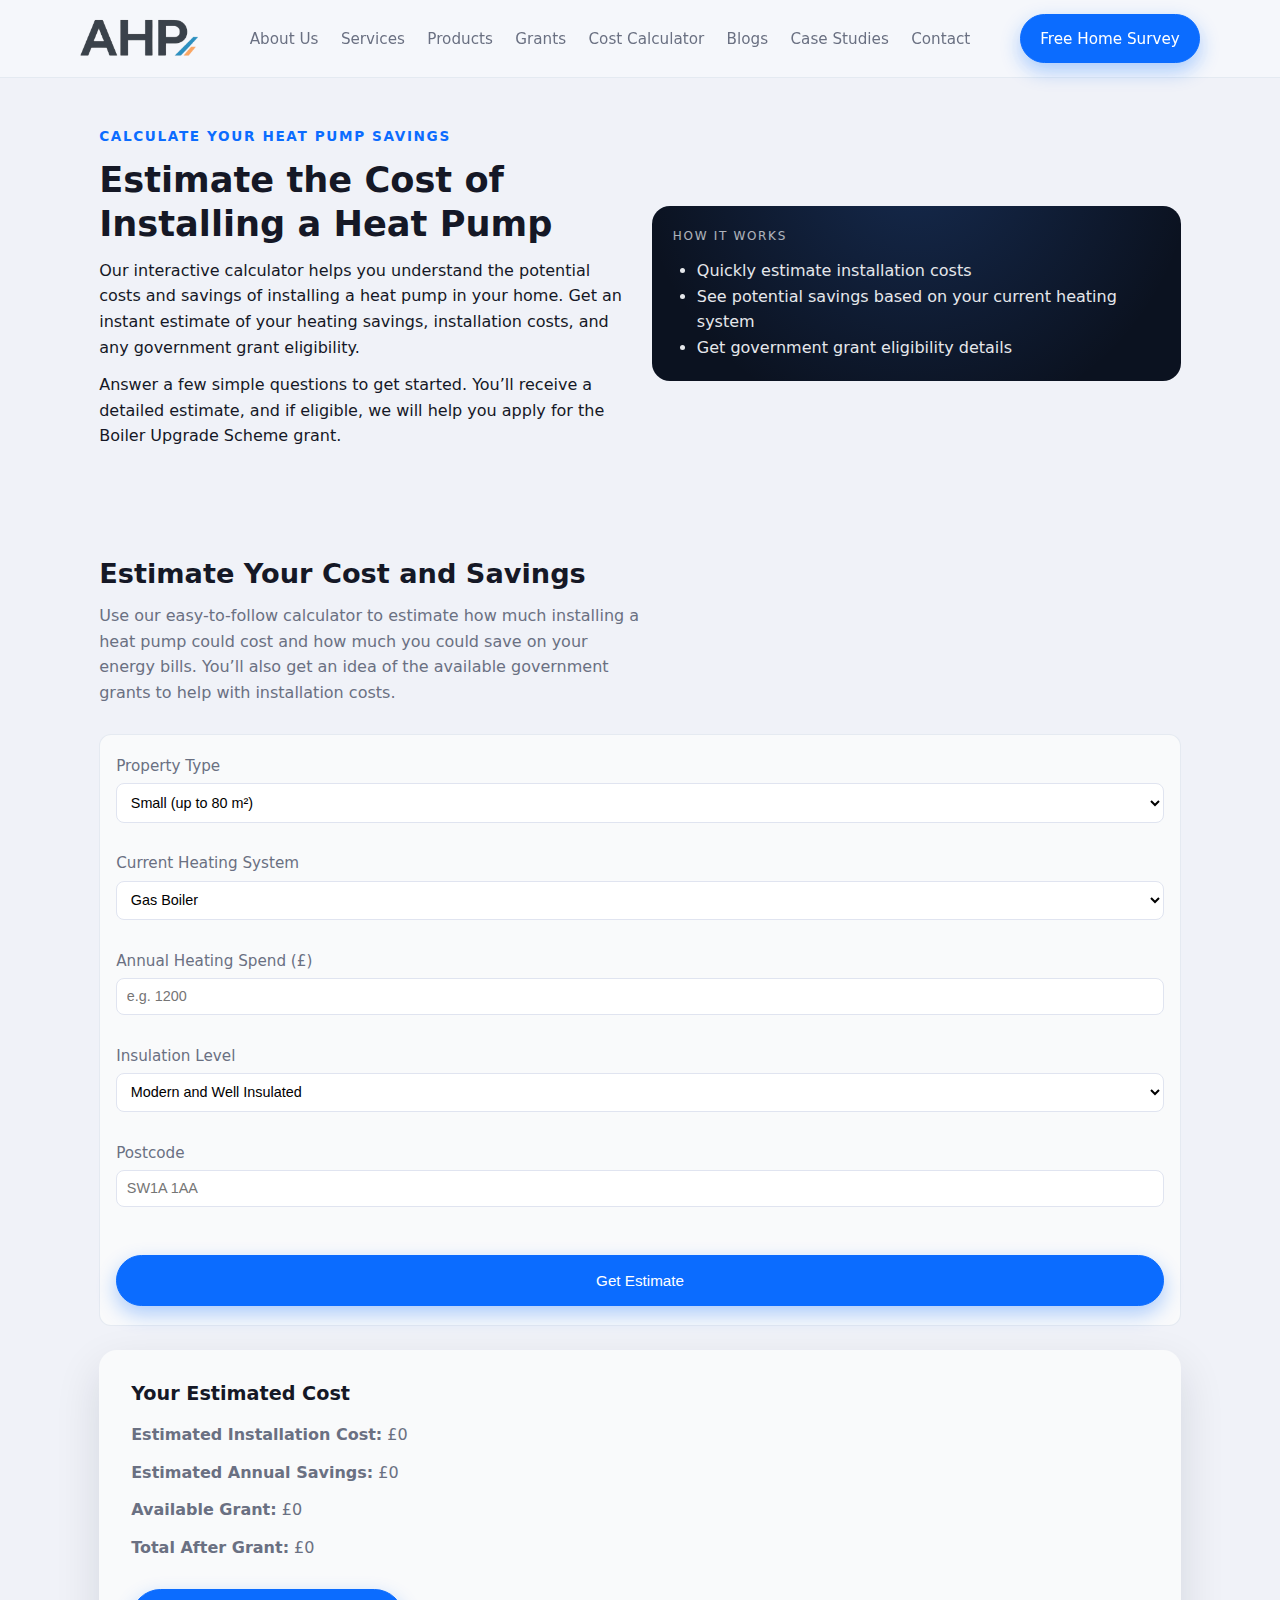
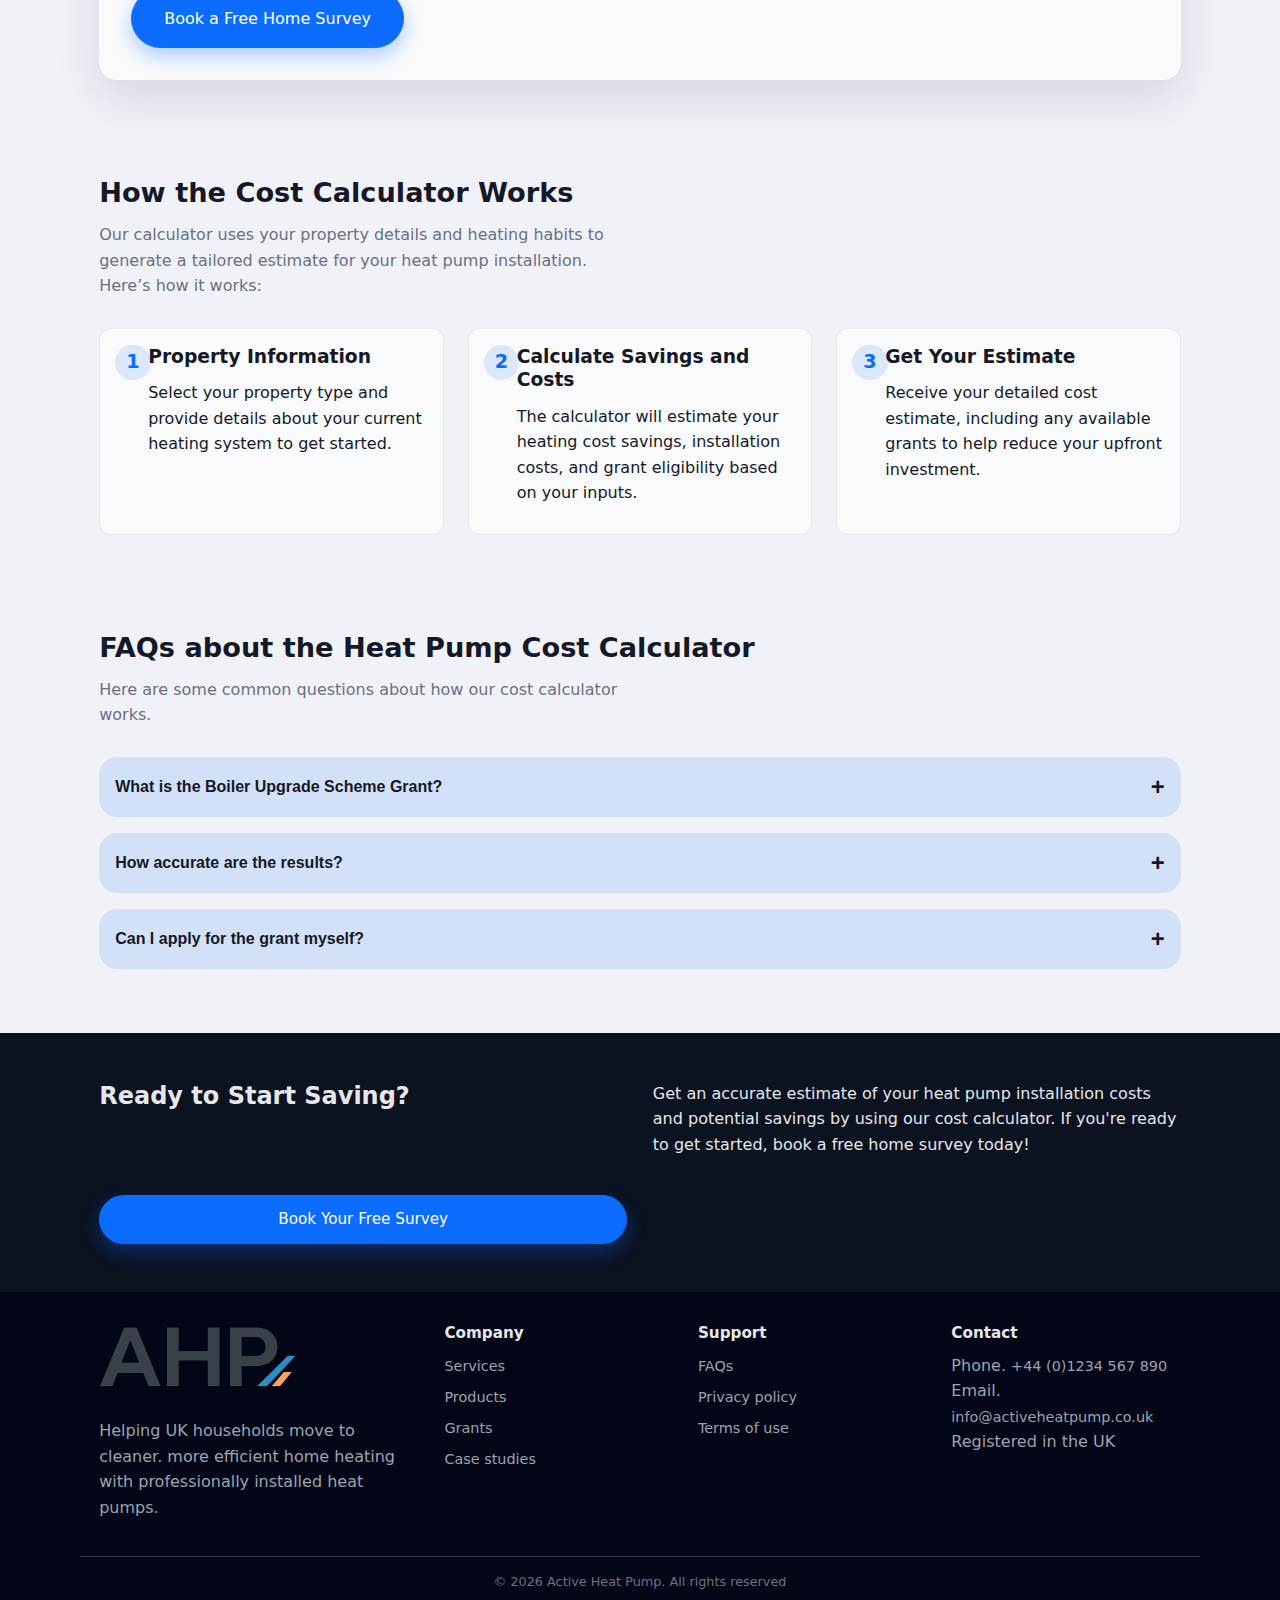
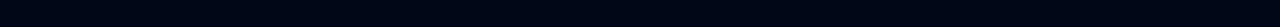
<file: cost-cal.html>
<!DOCTYPE html>
<html lang="en">
<head>
  <meta charset="UTF-8" />
  <meta name="viewport" content="width=device-width, initial-scale=1.0" />
  <title>Heat Pump Cost Calculator | Active Heat Pump</title>
  <link rel="stylesheet" href="style.css" />
  <link rel="icon" type="image/png" href="./favicon/favicon-96x96.png" sizes="96x96" />
  <link rel="icon" type="image/svg+xml" href="./favicon/favicon.svg" />
  <link rel="shortcut icon" href="./favicon/favicon.ico" />
  <link rel="apple-touch-icon" sizes="180x180" href="./favicon/apple-touch-icon.png" />
  <link rel="manifest" href="./favicon/site.webmanifest" />

</head>
<style>
    /* Calculator Hero Section */
/* .calculator-hero {
  background: #f9fafb;
  padding: 3rem 0;
} */

/* .calculator-hero .container { */
  /* display: grid; */
  /* grid-template-columns: minmax(0, 1fr) minmax(0, 1.2fr); */
  /* gap: 1.8rem; */
/* } */

.calculator-hero h1 {
  font-size: 2.2rem;
}

/* .calculator-hero .illustration-box {
  background: #ffffff;
  padding: 1.5rem;
  border-radius: var(--radius-lg);
  box-shadow: var(--shadow-soft);
} */

.calculator-hero .illustration-box ul {
  list-style: disc;
  padding-left: 1.5rem;
}

/* Calculator Form */
/* .calculator-form {
  background: #ffffff;
  padding: 2rem 1.5rem;
  border-radius: var(--radius-lg);
  box-shadow: var(--shadow-soft);
} */

.estimator-form label {
  font-size: 0.95rem;
  color: var(--muted);
  display: flex;
  flex-direction: column;
  margin-bottom: 1rem;
}

.estimator-form input,
.estimator-form select {
  padding: 0.6rem;
  border-radius: 8px;
  border: 1px solid var(--border);
  background: #ffffff;
}

.estimator-form button {
  margin-top: 1.2rem;
  padding: 1rem;
  background: var(--brand);
  color: #ffffff;
  border-radius: var(--radius-pill);
  cursor: pointer;
}

.estimator-form button:hover {
  background: #0854c3;
}

/* Result Section */
.calculator-result {
  background: #f9fafb;
  padding: 2rem;
  border-radius: var(--radius-lg);
  box-shadow: var(--shadow-soft);
  margin-top: 1.5rem;
}

.calculator-result h3 {
  font-size: 1.2rem;
  margin-bottom: 1rem;
}

.calculator-result p {
  font-size: 1rem;
  color: var(--muted);
}

.calculator-result a {
  font-size: 1rem;
  background: var(--brand);
  padding: 1rem 2rem;
  color: #ffffff;
  border-radius: var(--radius-pill);
  display: inline-block;
  margin-top: 1rem;
}

.calculator-result a:hover {
  background: #0854c3;
}

/* Process Steps */
.process-steps {
  display: grid;
  gap: 1.5rem;
}

/* .step {
  background: #ffffff;
  padding: 1.2rem;
  border-radius: var(--radius-md);
  box-shadow: 0 10px 25px rgba(15, 23, 42, 0.04);
} */

.step-number {
  background: var(--brand-soft);
  color: var(--brand);
  font-weight: 600;
  font-size: 1.2rem;
  width: 2.2rem;
  height: 2.2rem;
  display: flex;
  align-items: center;
  justify-content: center;
  border-radius: 50%;
  margin-bottom: 1rem;
}

/* .step h3 {
  font-size: 1.1rem;
  margin-bottom: 0.5rem;
} */

/* Final CTA */
/* .final-cta {
  background: var(--brand-soft);
  padding: 3rem 0;
  text-align: center;
}

.final-cta-inner {
  max-width: 800px;
  margin: 0 auto;
}

.final-cta a {
  font-size: 1.1rem;
  padding: 1rem 2rem;
  background: var(--brand);
  color: white;
  border-radius: var(--radius-pill);
}

.final-cta a:hover {
  background: #0854c3;
} */
.faq-items {
  margin-top: 1.5rem;
}

.faq-item {
  margin-bottom: 1rem;
}

.faq-question {
  display: flex;
  justify-content: space-between;
  align-items: center;
  padding: 1rem;
  font-size: 16px;
  background: var(--brand-soft);
  color: var(--text);
  font-weight: bold;
  border: none;
  width: 100%;
  text-align: left;
  border-radius: var(--radius-lg);
  cursor: pointer;
  transition: background 0.3s ease;
}

.faq-question:hover {
  background: #eaf5ff;
}

.faq-answer {
  padding: 1rem;
  background: #f9fafb;
  border-radius: var(--radius-lg);
  display: none;
  margin-top: 0.5rem;
}

.faq-item.active .faq-answer {
  display: block;
}

.faq-item .faq-answer p {
  color: var(--muted);
}

.faq-item .faq-question:after {
  content: "+";
  font-size: 1.5rem;
  font-weight: bold;
}

.faq-item.active .faq-question:after {
  content: "-";
}

</style>

<body>
  <!-- Header (same as homepage) -->
    <header class="site-header">
    <div class="container header-inner">
      <div class="logo">
        <!-- Replace with your logo image if you have one -->
        <!-- <a href="index.html">Active<span>HeatPump</span></a> -->
         <a href="index.html"><img src="./Images/logo.png" width="120" alt="" srcset=""></a>
      </div>
      <nav class="main-nav">
        <ul>
          <li><a href="./about.html">About Us</a></li>
          <li><a href="./services.html">Services</a></li>
          <li><a href="/product.html">Products</a></li>
          <li><a href="./gov-grants.html">Grants</a></li>
          <li><a href="#">Cost Calculator</a></li>
         <li><a href="./Blogs.html">Blogs</a></li>
          <li><a href="./case-studies.html">Case Studies</a></li>
          <li><a href="./contact.html">Contact</a></li>
        </ul>
      </nav>
      <a href="./index.html#contact" class="btn btn-primary btn-header">Free Home Survey</a>
      <button class="nav-toggle" aria-label="Toggle navigation">
        <span></span><span></span><span></span>
      </button>
    </div>
  </header>

  <main>
    <!-- Cost Calculator Hero Section -->
    <section class="section calculator-hero">
      <div class="container two-column">
        <div class="col">
          <p class="eyebrow">Calculate Your Heat Pump Savings</p>
          <h1>Estimate the Cost of Installing a Heat Pump</h1>
          <p>
            Our interactive calculator helps you understand the potential costs and savings of installing a heat pump in your home. Get an instant estimate of your heating savings, installation costs, and any government grant eligibility.
          </p>
          <p>
            Answer a few simple questions to get started. You’ll receive a detailed estimate, and if eligible, we will help you apply for the Boiler Upgrade Scheme grant.
          </p>
        </div>
        <div class="col">
          <div class="illustration-box">
            <p class="small-label">How It Works</p>
            <ul>
              <li>Quickly estimate installation costs</li>
              <li>See potential savings based on your current heating system</li>
              <li>Get government grant eligibility details</li>
            </ul>
          </div>
        </div>
      </div>
    </section>

    <!-- Cost Calculator Form -->
    <section id="calculator" class="section calculator-form">
      <div class="container">
        <div class="section-heading">
          <h2>Estimate Your Cost and Savings</h2>
          <p>
            Use our easy-to-follow calculator to estimate how much installing a heat pump could cost and how much you could save on your energy bills. You’ll also get an idea of the available government grants to help with installation costs.
          </p>
        </div>
        <div class="calculator-container">
          <form id="cost-calculator-form" class="estimator-form">
            <label>
              Property Type
              <select id="property-type">
                <option value="small">Small (up to 80 m²)</option>
                <option value="medium">Medium (80 to 140 m²)</option>
                <option value="large">Large (140 m²+)</option>
              </select>
            </label>

            <label>
              Current Heating System
              <select id="heating-system">
                <option value="gas">Gas Boiler</option>
                <option value="oil">Oil Boiler</option>
                <option value="lpg">LPG Boiler</option>
                <option value="electric">Electric Heating</option>
              </select>
            </label>

            <label>
              Annual Heating Spend (£)
              <input type="number" id="annual-spend" placeholder="e.g. 1200" required />
            </label>

            <label>
              Insulation Level
              <select id="insulation">
                <option value="high">Modern and Well Insulated</option>
                <option value="medium">Average Insulation</option>
                <option value="low">Older and Poorly Insulated</option>
              </select>
            </label>

            <label>
              Postcode
              <input type="text" id="postcode" placeholder="SW1A 1AA" required />
            </label>

            <button type="submit" class="btn btn-primary btn-block">Get Estimate</button>
          </form>

          <div id="calculator-result" class="calculator-result">
            <h3>Your Estimated Cost</h3>
            <p><strong>Estimated Installation Cost:</strong> £<span id="install-cost">0</span></p>
            <p><strong>Estimated Annual Savings:</strong> £<span id="annual-savings">0</span></p>
            <p><strong>Available Grant:</strong> £<span id="grant-amount">0</span></p>
            <p><strong>Total After Grant:</strong> £<span id="total-after-grant">0</span></p>
            <a href="index.html#contact" class="btn btn-primary">Book a Free Home Survey</a>
          </div>
        </div>
      </div>
    </section>

    <!-- How the Calculator Works -->
    <section class="section how-it-works">
      <div class="container">
        <div class="section-heading">
          <h2>How the Cost Calculator Works</h2>
          <p>
            Our calculator uses your property details and heating habits to generate a tailored estimate for your heat pump installation. Here’s how it works:
          </p>
        </div>
        <div class="process-steps">
          <div class="step">
            <span class="step-number">1</span>
            <h3>Property Information</h3>
            <p>
              Select your property type and provide details about your current heating system to get started.
            </p>
          </div>

          <div class="step">
            <span class="step-number">2</span>
            <h3>Calculate Savings and Costs</h3>
            <p>
              The calculator will estimate your heating cost savings, installation costs, and grant eligibility based on your inputs.
            </p>
          </div>

          <div class="step">
            <span class="step-number">3</span>
            <h3>Get Your Estimate</h3>
            <p>
              Receive your detailed cost estimate, including any available grants to help reduce your upfront investment.
            </p>
          </div>
        </div>
      </div>
    </section>

    <!-- FAQs about the Calculator -->
   <section class="section faq">
  <div class="container">
    <div class="section-heading">
      <h2>FAQs about the Heat Pump Cost Calculator</h2>
      <p>Here are some common questions about how our cost calculator works.</p>
    </div>
    <div class="faq-items">
      <div class="faq-item">
        <button class="faq-question">What is the Boiler Upgrade Scheme Grant?</button>
        <div class="faq-answer">
          <p>The Boiler Upgrade Scheme provides a grant of up to £7,500 for homeowners who install a heat pump. This grant helps offset the installation cost, making it more affordable to upgrade to a heat pump.</p>
        </div>
      </div>
      <div class="faq-item">
        <button class="faq-question">How accurate are the results?</button>
        <div class="faq-answer">
          <p>The calculator provides an estimate based on your inputs. A full home survey will provide a more accurate cost and savings estimate tailored to your property.</p>
        </div>
      </div>
      <div class="faq-item">
        <button class="faq-question">Can I apply for the grant myself?</button>
        <div class="faq-answer">
          <p>We will handle the application for the Boiler Upgrade Scheme on your behalf to ensure everything is done correctly.</p>
        </div>
      </div>
    </div>
  </div>
</section>


    <!-- Call to Action -->
    <section class="section final-cta">
      <div class="container final-cta-inner">
        <h2>Ready to Start Saving?</h2>
        <p>
          Get an accurate estimate of your heat pump installation costs and potential savings by using our cost calculator. If you're ready to get started, book a free home survey today!
        </p>
        <a href="index.html#contact" class="btn btn-primary">Book Your Free Survey</a>
      </div>
    </section>
  </main>

  <!-- Footer (same as homepage) -->
  <footer class="site-footer">
    <div class="container footer-inner">
     <div class="footer-col">
        <div class="logo">
          <a href="./index.html"><img src="./Images/logo.png" width="200" alt="" srcset=""></a>
        </div>
        <br>
        <p>Helping UK households move to cleaner. more efficient home heating with professionally installed heat pumps.</p>
      </div>
      <div class="footer-col">
        <h4>Company</h4>
         <ul>
          <li><a href="./services.html">Services</a></li>
          <li><a href="./product.html">Products</a></li>
          <li><a href="./gov-grants.html">Grants</a></li>
          <li><a href="./case-studies.html">Case studies</a></li>
        </ul>
      </div>
      <div class="footer-col">
        <h4>Support</h4>
        <ul>
          <li><a href="#">FAQs</a></li>
          <li><a href="#">Privacy policy</a></li>
          <li><a href="#">Terms of use</a></li>
        </ul>
      </div>
      <div class="footer-col">
        <h4>Contact</h4>
        <p>
          Phone. <a href="tel:+441234567890">+44 (0)1234 567 890</a><br />
          Email. <a href="mailto:info@activeheatpump.co.uk">info@activeheatpump.co.uk</a><br />
          Registered in the UK
        </p>
      </div>
    </div>
    <div class="container footer-bottom">
      <p>© <span id="year"></span> Active Heat Pump. All rights reserved</p>
    </div>

    <script>
      const navToggle = document.querySelector('.nav-toggle');
      const mainNav = document.querySelector('.main-nav');
      navToggle.addEventListener('click', () => {
        mainNav.classList.toggle('open');
        navToggle.classList.toggle('open');
      });

      document.getElementById('year').textContent = new Date().getFullYear();
    </script>
  </footer>

  <script>
    document.querySelectorAll('.faq-question').forEach(item => {
  item.addEventListener('click', () => {
    const parent = item.parentElement;
    parent.classList.toggle('active');
  });
});

  </script>
   <!-- Back to Top Button -->
<button id="backToTop" class="back-to-top" title="Back to top">
  ↑
</button>
<script>
  // Get the button
const backToTopButton = document.getElementById('backToTop');

// Show the button when scrolling down
window.addEventListener('scroll', () => {
  if (window.scrollY > 300) { // Button will appear after scrolling 300px
    backToTopButton.classList.add('show');
  } else {
    backToTopButton.classList.remove('show');
  }
});

// Scroll to the top when the button is clicked
backToTopButton.addEventListener('click', () => {
  window.scrollTo({
    top: 0,
    behavior: 'smooth' // Smooth scroll
  });
});

</script>
</body>
</html>
</file>
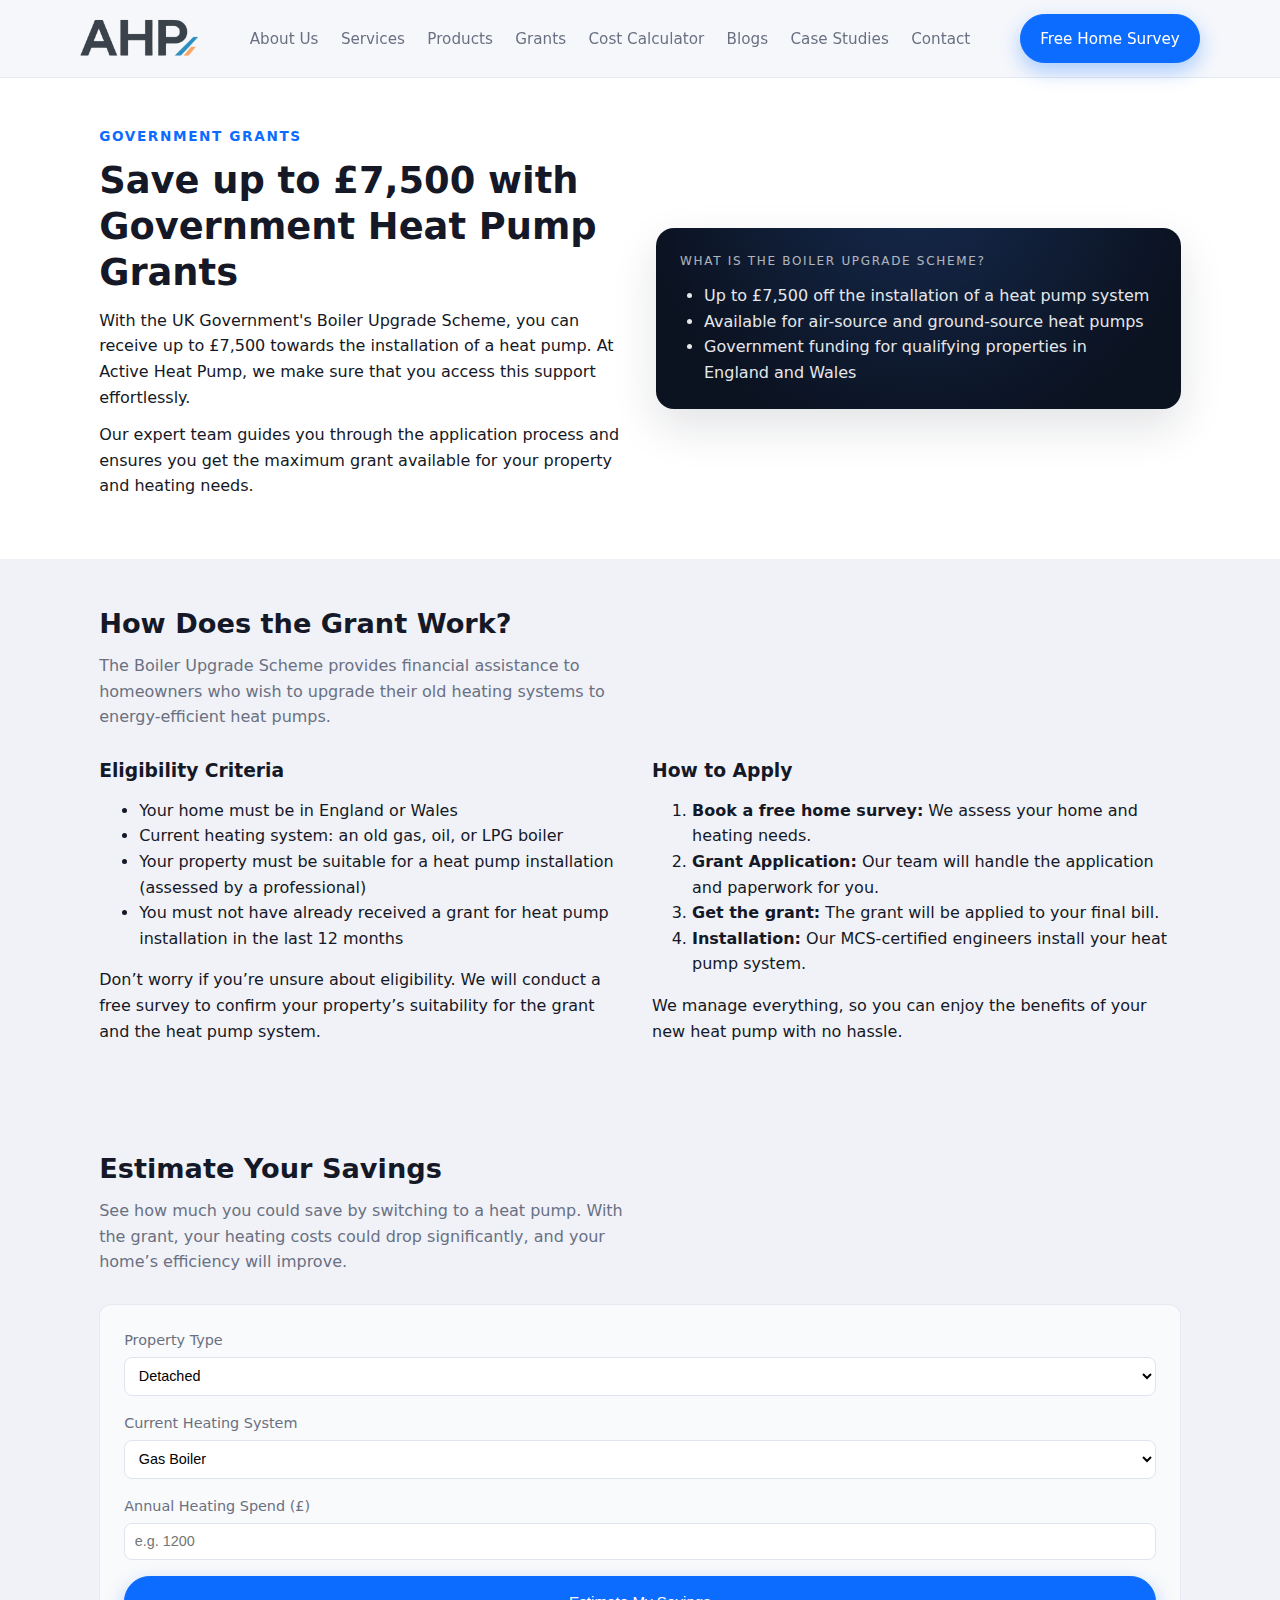
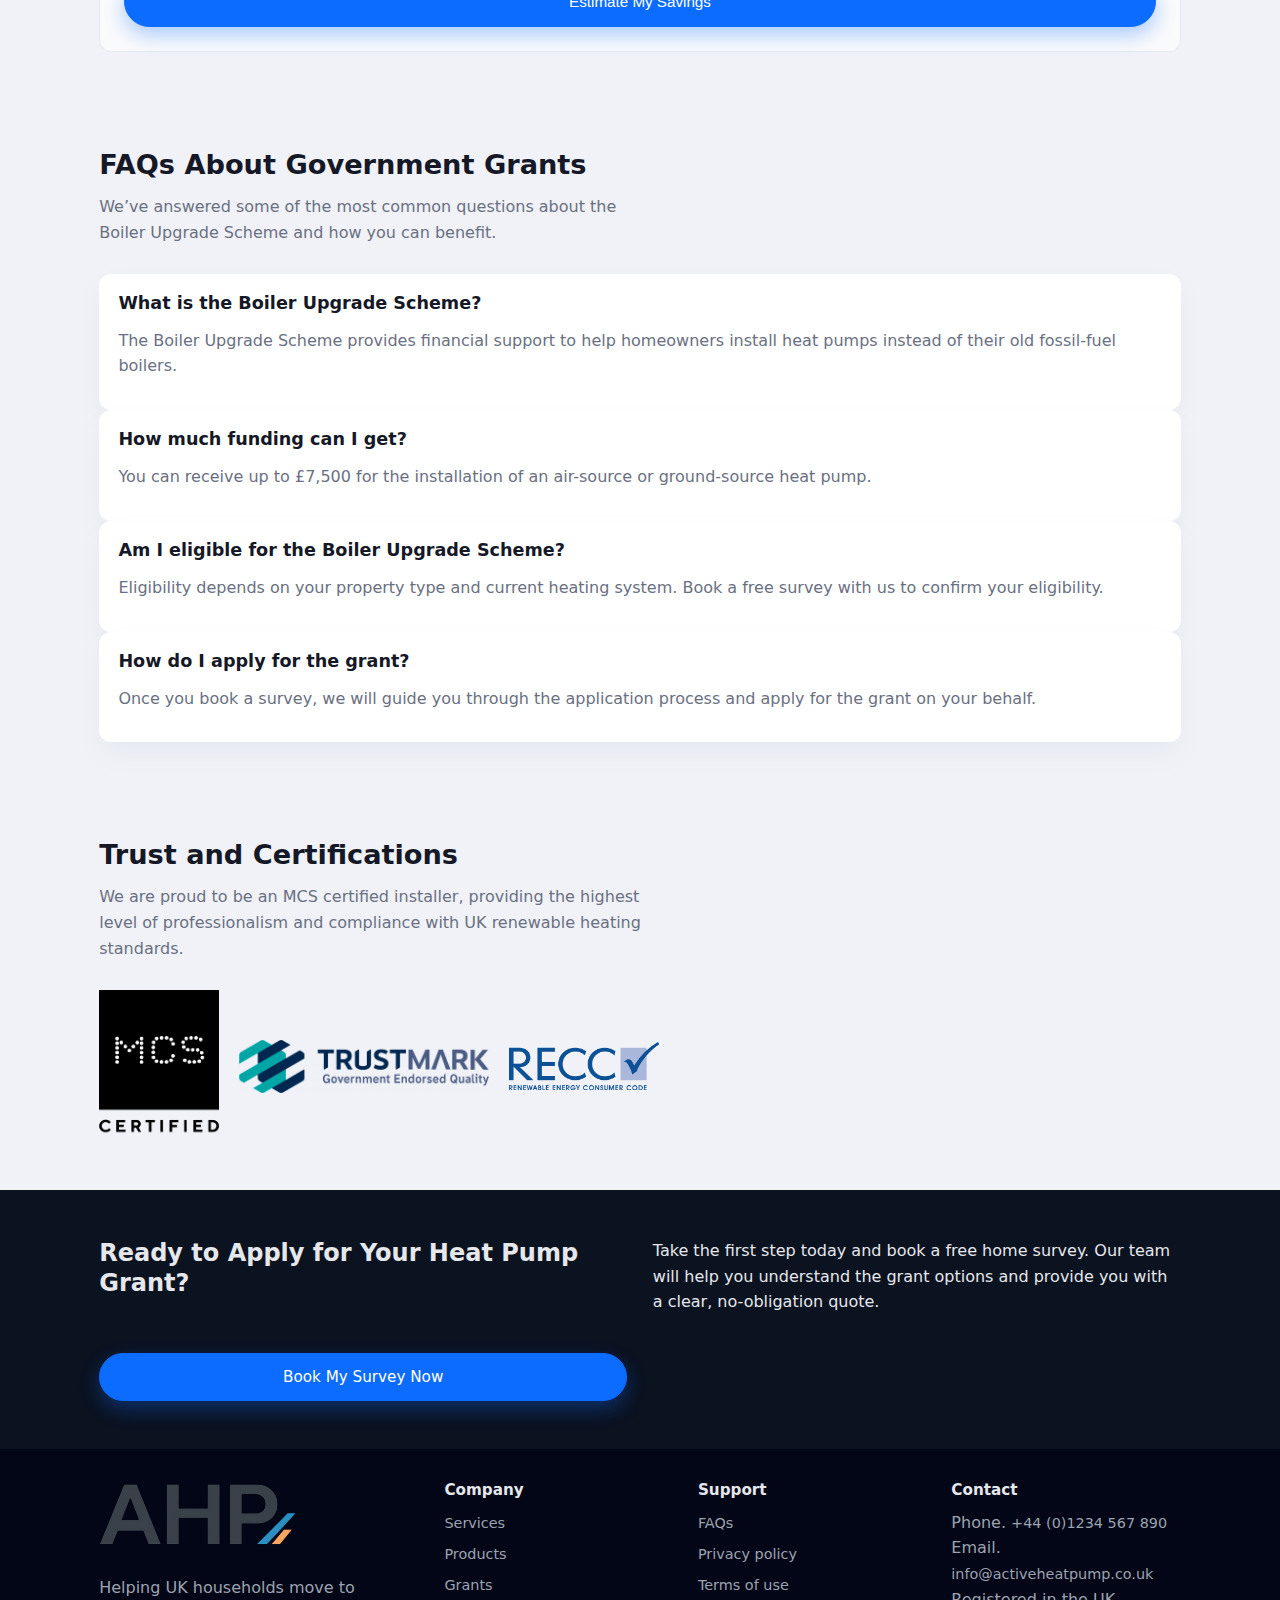
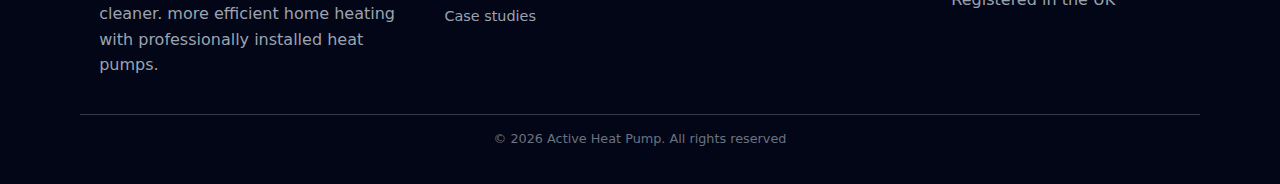
<file: gov-grants.html>
<!DOCTYPE html>
<html lang="en">
<head>
  <meta charset="UTF-8" />
  <meta name="viewport" content="width=device-width, initial-scale=1.0" />
  <title>Government Grants | Active Heat Pump</title>
  <link rel="stylesheet" href="style.css" />
  <link rel="icon" type="image/png" href="./favicon/favicon-96x96.png" sizes="96x96" />
  <link rel="icon" type="image/svg+xml" href="./favicon/favicon.svg" />
  <link rel="shortcut icon" href="./favicon/favicon.ico" />
  <link rel="apple-touch-icon" sizes="180x180" href="./favicon/apple-touch-icon.png" />
  <link rel="manifest" href="./favicon/site.webmanifest" />

</head>
<style>
    /* Grant Hero Section */
.grants-hero {
  background: #ffffff;
}

.grants-hero .container {
  display: grid;
  /* grid-template-columns: minmax(0, 1fr) minmax(0, 1.3fr); */
  gap: 2rem;
}

.grants-hero h1 {
  font-size: 2.3rem;
}

.grants-hero .illustration-box {
  background: #0b1220;
  color: #e5e7eb;
  border-radius: var(--radius-lg);
  padding: 1.5rem;
  box-shadow: var(--shadow-soft);
}

.grants-hero .illustration-box ul {
  list-style: disc;
  padding-left: 1.5rem;
}

/* FAQ Section */
.faq-items .faq-item {
  background: #ffffff;
  border-radius: var(--radius-md);
  padding: 1.2rem;
  box-shadow: 0 12px 30px rgba(15, 23, 42, 0.04);
}

.faq-items .faq-item h3 {
  font-size: 1.1rem;
  margin-bottom: 0.8rem;
}

.faq-items .faq-item p {
  color: var(--muted);
}

/* Estimator Form */
.savings-estimator .estimator-form {
  display: grid;
  gap: 1rem;
  background: #f9fafb;
  padding: 1.5rem;
  border-radius: var(--radius-md);
  border: 1px solid rgba(226, 232, 240, 0.9);
}

.savings-estimator label {
  display: flex;
  flex-direction: column;
  font-size: 0.9rem;
}

.savings-estimator input,
.savings-estimator select {
  padding: 0.6rem;
  border-radius: 8px;
  border: 1px solid var(--border);
}

.savings-estimator button {
  padding: 1rem;
  background: var(--brand);
  color: #ffffff;
  border-radius: var(--radius-pill);
  cursor: pointer;
}

.savings-estimator button:hover {
  background: #0854c3;
}

/* CTA & Buttons */
/* .final-cta {
  background: var(--brand-soft);
  color: var(--text);
  padding: 3rem 0;
  text-align: center;
}

.final-cta-inner {
  max-width: 800px;
  margin: 0 auto;
}

.final-cta a {
  font-size: 1.1rem;
  padding: 1rem 2rem;
  background: var(--brand);
  color: white;
  border-radius: var(--radius-pill);
}

.final-cta a:hover {
  background: #0854c3;
} */

</style>
<body>
  <!-- Header (same as homepage) -->
  <header class="site-header">
    <div class="container header-inner">
      <div class="logo">
        <!-- Replace with your logo image if you have one -->
        <!-- <a href="index.html">Active<span>HeatPump</span></a> -->
         <a href="index.html"><img src="./Images/logo.png" width="120" alt="" srcset=""></a>
      </div>
      <nav class="main-nav">
        <ul>
          <li><a href="./about.html">About Us</a></li>
          <li><a href="./services.html">Services</a></li>
          <li><a href="./product.html">Products</a></li>
          <li><a href="#">Grants</a></li>
          <li><a href="./cost-cal.html">Cost Calculator</a></li>
           <li><a href="./Blogs.html">Blogs</a></li>
          <li><a href="./case-studies.html">Case Studies</a></li>
          <li><a href="./contact.html">Contact</a></li>
        </ul>
      </nav>
      <a href="./index.html#contact" class="btn btn-primary btn-header">Free Home Survey</a>
      <button class="nav-toggle" aria-label="Toggle navigation">
        <span></span><span></span><span></span>
      </button>
    </div>
  </header>

  <main>
    <!-- Hero Section for Grants -->
    <section class="section grants-hero">
      <div class="container two-column">
        <div class="col">
          <p class="eyebrow">Government Grants</p>
          <h1>Save up to £7,500 with Government Heat Pump Grants</h1>
          <p>
            With the UK Government's Boiler Upgrade Scheme, you can receive up to £7,500 towards the installation of a heat pump.
            At Active Heat Pump, we make sure that you access this support effortlessly.
          </p>
          <p>
            Our expert team guides you through the application process and ensures you get the maximum grant available for your
            property and heating needs.
          </p>
        </div>
        <div class="col">
          <div class="illustration-box">
            <p class="small-label">What is the Boiler Upgrade Scheme?</p>
            <ul>
              <li>Up to £7,500 off the installation of a heat pump system</li>
              <li>Available for air-source and ground-source heat pumps</li>
              <li>Government funding for qualifying properties in England and Wales</li>
            </ul>
          </div>
        </div>
      </div>
    </section>

    <!-- How the Grant Works -->
    <section class="section grant-works">
      <div class="container">
        <div class="section-heading">
          <h2>How Does the Grant Work?</h2>
          <p>
            The Boiler Upgrade Scheme provides financial assistance to homeowners who wish to upgrade their old heating systems
            to energy-efficient heat pumps.
          </p>
        </div>
        <div class="two-column">
          <div class="col">
            <h3>Eligibility Criteria</h3>
            <ul>
              <li>Your home must be in England or Wales</li>
              <li>Current heating system: an old gas, oil, or LPG boiler</li>
              <li>Your property must be suitable for a heat pump installation (assessed by a professional)</li>
              <li>You must not have already received a grant for heat pump installation in the last 12 months</li>
            </ul>
            <p>
              Don’t worry if you’re unsure about eligibility. We will conduct a free survey to confirm your property’s suitability
              for the grant and the heat pump system.
            </p>
          </div>
          <div class="col">
            <h3>How to Apply</h3>
            <ol>
              <li><strong>Book a free home survey:</strong> We assess your home and heating needs.</li>
              <li><strong>Grant Application:</strong> Our team will handle the application and paperwork for you.</li>
              <li><strong>Get the grant:</strong> The grant will be applied to your final bill.</li>
              <li><strong>Installation:</strong> Our MCS-certified engineers install your heat pump system.</li>
            </ol>
            <p>We manage everything, so you can enjoy the benefits of your new heat pump with no hassle.</p>
          </div>
        </div>
      </div>
    </section>

    <!-- Estimate Your Savings -->
    <section class="section estimate-savings">
      <div class="container">
        <div class="section-heading">
          <h2>Estimate Your Savings</h2>
          <p>
            See how much you could save by switching to a heat pump. With the grant, your heating costs could drop significantly,
            and your home’s efficiency will improve.
          </p>
        </div>
        <div class="savings-estimator">
          <form class="estimator-form">
            <label>
              Property Type
              <select>
                <option>Detached</option>
                <option>Semi-detached</option>
                <option>Terraced</option>
                <option>Flat</option>
              </select>
            </label>
            <label>
              Current Heating System
              <select>
                <option>Gas Boiler</option>
                <option>Oil Boiler</option>
                <option>LPG Boiler</option>
                <option>Electric Heating</option>
              </select>
            </label>
            <label>
              Annual Heating Spend (£)
              <input type="number" placeholder="e.g. 1200" />
            </label>
            <button type="submit" class="btn btn-primary btn-block">Estimate My Savings</button>
          </form>
        </div>
      </div>
    </section>

    <!-- FAQs about Grants -->
    <section id="grants-faq" class="section faq">
      <div class="container">
        <div class="section-heading">
          <h2>FAQs About Government Grants</h2>
          <p>We’ve answered some of the most common questions about the Boiler Upgrade Scheme and how you can benefit.</p>
        </div>
        <div class="faq-items">
          <div class="faq-item">
            <h3>What is the Boiler Upgrade Scheme?</h3>
            <p>
              The Boiler Upgrade Scheme provides financial support to help homeowners install heat pumps instead of their old
              fossil-fuel boilers.
            </p>
          </div>
          <div class="faq-item">
            <h3>How much funding can I get?</h3>
            <p>
              You can receive up to £7,500 for the installation of an air-source or ground-source heat pump.
            </p>
          </div>
          <div class="faq-item">
            <h3>Am I eligible for the Boiler Upgrade Scheme?</h3>
            <p>
              Eligibility depends on your property type and current heating system. Book a free survey with us to confirm your
              eligibility.
            </p>
          </div>
          <div class="faq-item">
            <h3>How do I apply for the grant?</h3>
            <p>
              Once you book a survey, we will guide you through the application process and apply for the grant on your behalf.
            </p>
          </div>
        </div>
      </div>
    </section>

    <!-- Trust and Certifications -->
    <section class="section trust-certifications">
      <div class="container">
        <div class="section-heading">
          <h2>Trust and Certifications</h2>
          <p>
            We are proud to be an MCS certified installer, providing the highest level of professionalism and compliance with UK
            renewable heating standards.
          </p>
        </div>
        <div class="certifications" style="display: flex;align-items: center;gap: 20px;">
          <div class="cert-logo">
            <img src="./Images/mcs.webp" width="120" alt="MCS Certified" />
          </div>
          <div class="cert-logo">
            <img src="./Images/trust.png" width="250" alt="TrustMark" />
          </div>
          <div class="cert-logo">
            <img src="./Images/recc.png" width="150" alt="RECC" />
          </div>
        </div>
      </div>
    </section>

    <!-- Final Call to Action -->
    <section class="section final-cta">
      <div class="container final-cta-inner">
        <h2>Ready to Apply for Your Heat Pump Grant?</h2>
        <p>
          Take the first step today and book a free home survey. Our team will help you understand the grant options and
          provide you with a clear, no-obligation quote.
        </p>
        <a href="index.html#contact" class="btn btn-primary">Book My Survey Now</a>
      </div>
    </section>
  </main>

  <!-- Footer (same as homepage) -->
  <footer class="site-footer">
    <div class="container footer-inner">
      <div class="footer-col">
        <div class="logo">
          <a href="./index.html"><img src="./Images/logo.png" width="200" alt="" srcset=""></a>
        </div>
        <br>
        <p>Helping UK households move to cleaner. more efficient home heating with professionally installed heat pumps.</p>
      </div>
      <div class="footer-col">
        <h4>Company</h4>
         <ul>
          <li><a href="./services.html">Services</a></li>
          <li><a href="./product.html">Products</a></li>
          <li><a href="./gov-grants.html">Grants</a></li>
          <li><a href="./case-studies.html">Case studies</a></li>
        </ul>
      </div>
      <div class="footer-col">
        <h4>Support</h4>
        <ul>
          <li><a href="#">FAQs</a></li>
          <li><a href="#">Privacy policy</a></li>
          <li><a href="#">Terms of use</a></li>
        </ul>
      </div>
      <div class="footer-col">
        <h4>Contact</h4>
        <p>
          Phone. <a href="tel:+441234567890">+44 (0)1234 567 890</a><br />
          Email. <a href="mailto:info@activeheatpump.co.uk">info@activeheatpump.co.uk</a><br />
          Registered in the UK
        </p>
      </div>
    </div>
    <div class="container footer-bottom">
      <p>© <span id="year"></span> Active Heat Pump. All rights reserved</p>
    </div>

    <script>
      const navToggle = document.querySelector('.nav-toggle');
      const mainNav = document.querySelector('.main-nav');
      navToggle.addEventListener('click', () => {
        mainNav.classList.toggle('open');
        navToggle.classList.toggle('open');
      });

      document.getElementById('year').textContent = new Date().getFullYear();
    </script>
  </footer>
   <!-- Back to Top Button -->
<button id="backToTop" class="back-to-top" title="Back to top">
  ↑
</button>
<script>
  // Get the button
const backToTopButton = document.getElementById('backToTop');

// Show the button when scrolling down
window.addEventListener('scroll', () => {
  if (window.scrollY > 300) { // Button will appear after scrolling 300px
    backToTopButton.classList.add('show');
  } else {
    backToTopButton.classList.remove('show');
  }
});

// Scroll to the top when the button is clicked
backToTopButton.addEventListener('click', () => {
  window.scrollTo({
    top: 0,
    behavior: 'smooth' // Smooth scroll
  });
});

</script>

</body>
</html>
</file>
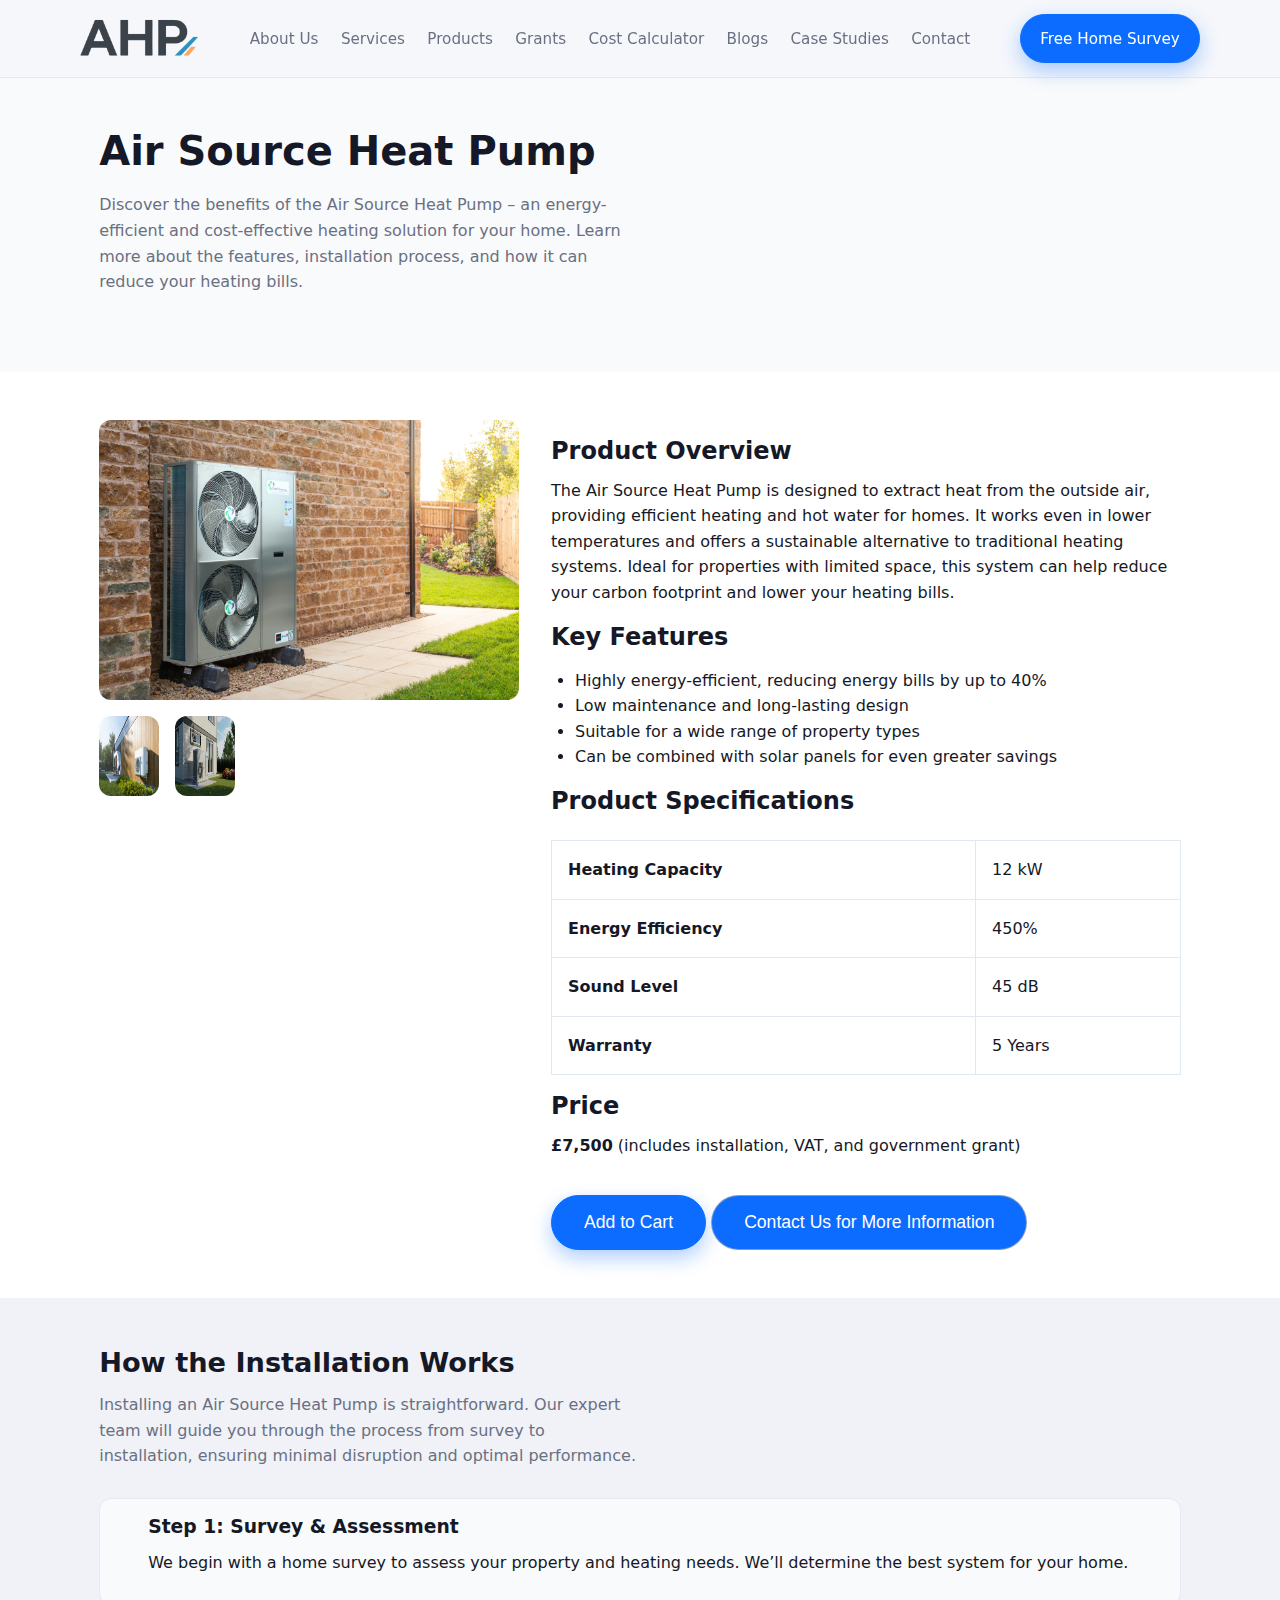
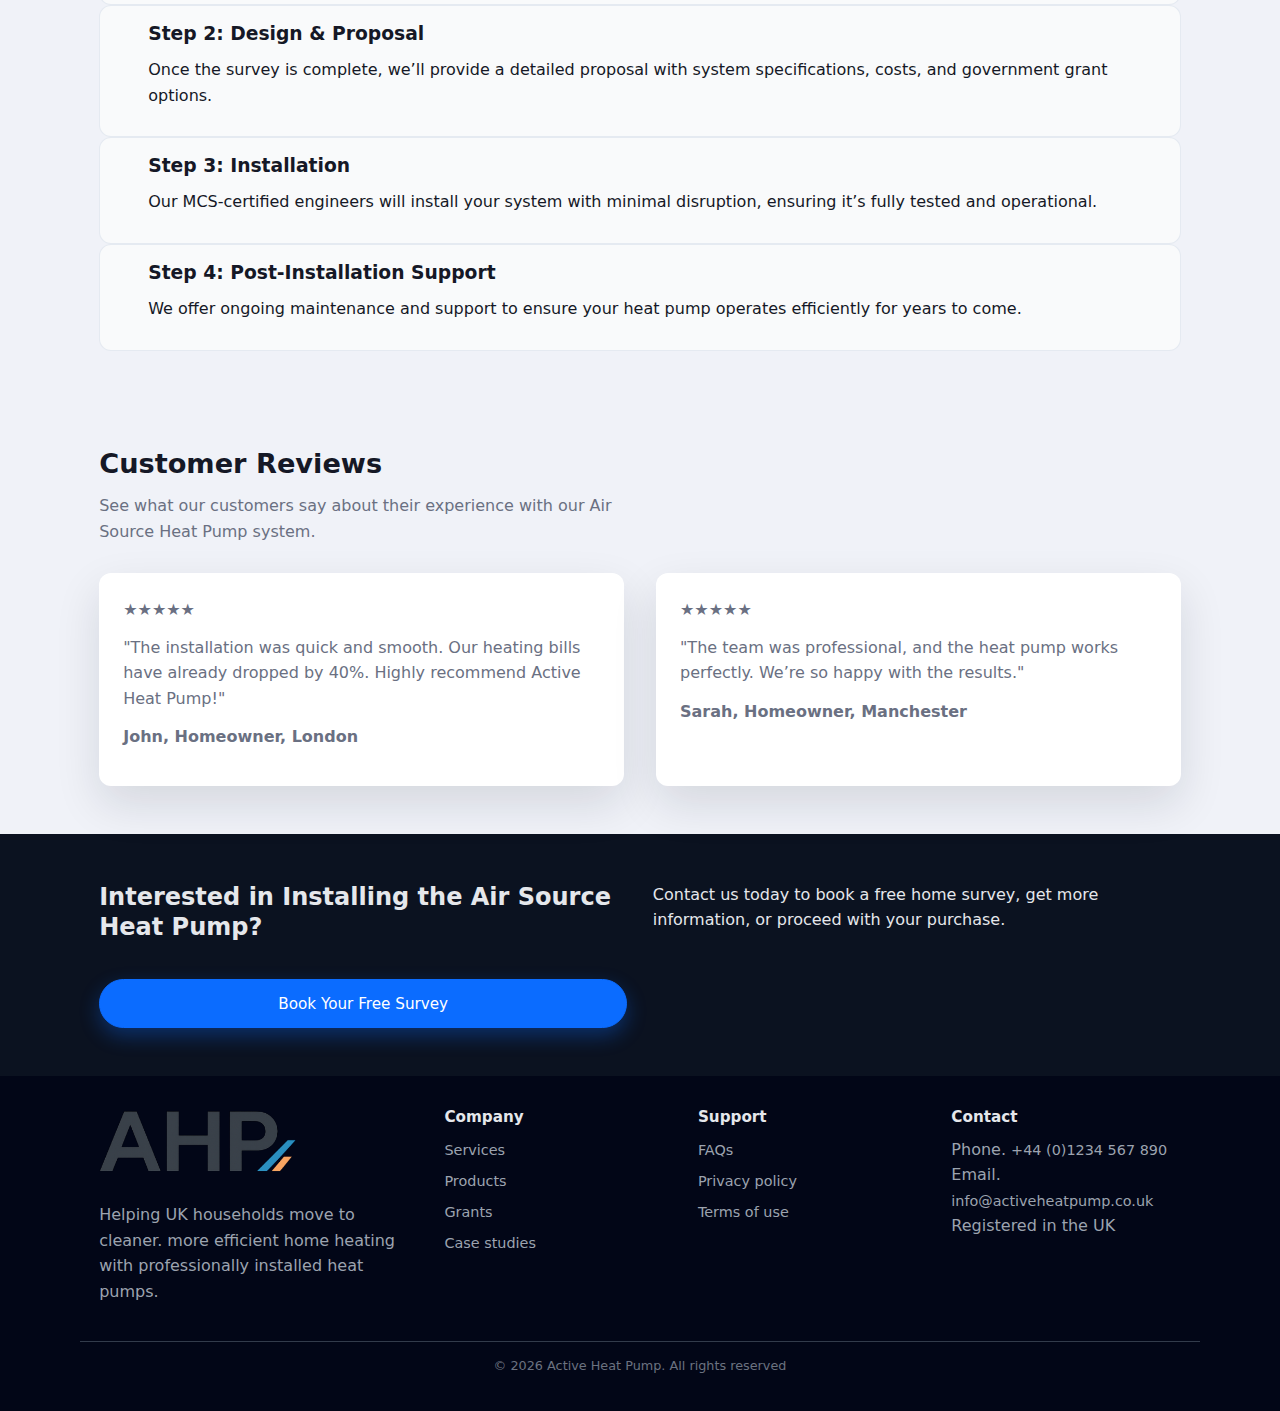
<file: product-detail.html>
<!DOCTYPE html>
<html lang="en">
<head>
  <meta charset="UTF-8" />
  <meta name="viewport" content="width=device-width, initial-scale=1.0" />
  <title>Air Source Heat Pump | Active Heat Pump</title>
  <link rel="stylesheet" href="style.css" />
  <link rel="icon" type="image/png" href="./favicon/favicon-96x96.png" sizes="96x96" />
  <link rel="icon" type="image/svg+xml" href="./favicon/favicon.svg" />
  <link rel="shortcut icon" href="./favicon/favicon.ico" />
  <link rel="apple-touch-icon" sizes="180x180" href="./favicon/apple-touch-icon.png" />
  <link rel="manifest" href="./favicon/site.webmanifest" />

</head>
<style>
    /* Product Detail Hero Section */
.product-detail-hero {
  background: #f9fafb;
  padding: 3rem 0;
}

.product-detail-hero h1 {
  font-size: 2.5rem;
  margin-bottom: 1rem;
}

.product-detail-hero p {
  color: var(--muted);
  font-size: 1rem;
  margin-top: 1rem;
}

/* Product Detail Section */
.product-detail {
  padding: 3rem 0;
  background: #ffffff;
}

.product-detail-grid {
  display: grid;
  grid-template-columns: 1fr 1.5fr;
  gap: 2rem;
}

.product-images img {
  width: 100%;
  border-radius: var(--radius-md);
}

.thumbnail-images {
  display: flex;
  gap: 1rem;
  margin-top: 1rem;
}

.thumbnail-images img {
  width: 60px;
  cursor: pointer;
}

.product-info h3 {
  font-size: 1.5rem;
  margin-top: 1rem;
}

.product-info ul {
  list-style: disc;
  padding-left: 1.5rem;
}

.product-info table {
  width: 100%;
  margin-top: 1.5rem;
  border-collapse: collapse;
}

.product-info table td {
  padding: 1rem;
  border: 1px solid #e2e8f0;
}

.product-info button {
  margin-top: 1.5rem;
  padding: 1rem 2rem;
  background: var(--brand);
  color: white;
  border-radius: var(--radius-pill);
  font-size: 1.1rem;
}

.product-info button:hover {
  background: #0854c3;
}

/* Customer Reviews */
.customer-reviews .reviews-grid {
  display: grid;
  gap: 2rem;
  grid-template-columns: repeat(auto-fit, minmax(250px, 1fr));
}

.customer-reviews .review {
  background: #ffffff;
  padding: 1.5rem;
  border-radius: var(--radius-md);
  box-shadow: var(--shadow-soft);
}

.customer-reviews .rating {
  font-size: 1.3rem;
  color: #fbbf24;
}

.customer-reviews .review p {
  font-size: 1rem;
  color: var(--muted);
}

.customer-reviews .customer-name {
  font-size: 1.1rem;
  font-weight: bold;
  margin-top: 0.8rem;
}

/* Final CTA */
/* .final-cta {
  background: var(--brand-soft);
  padding: 3rem 0;
  text-align: center;
}

.final-cta-inner {
  max-width: 800px;
  margin: 0 auto;
}

.final-cta a {
  font-size: 1.1rem;
  padding: 1rem 2rem;
  background: var(--brand);
  color: white;
  border-radius: var(--radius-pill);
}

.final-cta a:hover {
  background: #0854c3;
} */

@media (max-width: 768px) {
    .product-detail-grid {
  display: inline-block;
  /* grid-template-columns: 1fr 1.5fr;
  gap: 2rem; */
}
}

</style>

<body>
  <!-- Header (same as homepage) -->
  <header class="site-header">
    <div class="container header-inner">
      <div class="logo">
        <!-- Replace with your logo image if you have one -->
        <!-- <a href="index.html">Active<span>HeatPump</span></a> -->
         <a href="index.html"><img src="./Images/logo.png" width="120" alt="" srcset=""></a>
      </div>
      <nav class="main-nav">
        <ul>
          <li><a href="./about.html">About Us</a></li>
          <li><a href="./services.html">Services</a></li>
          <li><a href="./product.html">Products</a></li>
          <li><a href="./gov-grants.html">Grants</a></li>
          <li><a href="./cost-cal.html">Cost Calculator</a></li>
           <li><a href="./Blogs.html">Blogs</a></li>
          <li><a href="./case-studies.html">Case Studies</a></li>
          <li><a href="./contact.html">Contact</a></li>
        </ul>
      </nav>
      <a href="./index.html#contact" class="btn btn-primary btn-header">Free Home Survey</a>
      <button class="nav-toggle" aria-label="Toggle navigation">
        <span></span><span></span><span></span>
      </button>
    </div>
  </header>

  <main>
    <!-- Product Detail Hero Section -->
    <section class="section product-detail-hero">
      <div class="container">
        <div class="section-heading">
          <h1>Air Source Heat Pump</h1>
          <p>
            Discover the benefits of the Air Source Heat Pump – an energy-efficient and cost-effective heating solution for your
            home. Learn more about the features, installation process, and how it can reduce your heating bills.
          </p>
        </div>
      </div>
    </section>

    <!-- Product Detail Section -->
    <section class="section product-detail">
      <div class="container">
        <div class="product-detail-grid">
          <!-- Product Images -->
          <div class="product-images">
            <img src="./Images/Air1.webp" alt="Air Source Heat Pump" class="main-image" />
            <div class="thumbnail-images">
              <img src="./Images/Air3.jpeg" height="80px" alt="Air Source Heat Pump Front" class="thumbnail" />
              <img src="./Images/c1.jpeg" height="80px" alt="Air Source Heat Pump Side" class="thumbnail" />
            </div>
          </div>

          <!-- Product Information -->
          <div class="product-info">
            <h3>Product Overview</h3>
            <p>
              The Air Source Heat Pump is designed to extract heat from the outside air, providing efficient heating and hot
              water for homes. It works even in lower temperatures and offers a sustainable alternative to traditional heating
              systems. Ideal for properties with limited space, this system can help reduce your carbon footprint and lower
              your heating bills.
            </p>

            <h3>Key Features</h3>
            <ul>
              <li>Highly energy-efficient, reducing energy bills by up to 40%</li>
              <li>Low maintenance and long-lasting design</li>
              <li>Suitable for a wide range of property types</li>
              <li>Can be combined with solar panels for even greater savings</li>
            </ul>

            <h3>Product Specifications</h3>
            <table class="product-specs">
              <tr>
                <td><strong>Heating Capacity</strong></td>
                <td>12 kW</td>
              </tr>
              <tr>
                <td><strong>Energy Efficiency</strong></td>
                <td>450%</td>
              </tr>
              <tr>
                <td><strong>Sound Level</strong></td>
                <td>45 dB</td>
              </tr>
              <tr>
                <td><strong>Warranty</strong></td>
                <td>5 Years</td>
              </tr>
            </table>

            <h3>Price</h3>
            <p><strong>£7,500</strong> (includes installation, VAT, and government grant)</p>

            <button class="btn btn-primary">Add to Cart</button>
            <button class="btn btn-outline">Contact Us for More Information</button>
          </div>
        </div>
      </div>
    </section>

    <!-- Installation Process -->
    <section class="section installation-process">
      <div class="container">
        <div class="section-heading">
          <h2>How the Installation Works</h2>
          <p>
            Installing an Air Source Heat Pump is straightforward. Our expert team will guide you through the process from
            survey to installation, ensuring minimal disruption and optimal performance.
          </p>
        </div>
        <div class="steps-grid">
          <div class="step">
            <h3>Step 1: Survey & Assessment</h3>
            <p>We begin with a home survey to assess your property and heating needs. We’ll determine the best system for your
              home.</p>
          </div>
          <div class="step">
            <h3>Step 2: Design & Proposal</h3>
            <p>Once the survey is complete, we’ll provide a detailed proposal with system specifications, costs, and government
              grant options.</p>
          </div>
          <div class="step">
            <h3>Step 3: Installation</h3>
            <p>Our MCS-certified engineers will install your system with minimal disruption, ensuring it’s fully tested and
              operational.</p>
          </div>
          <div class="step">
            <h3>Step 4: Post-Installation Support</h3>
            <p>We offer ongoing maintenance and support to ensure your heat pump operates efficiently for years to come.</p>
          </div>
        </div>
      </div>
    </section>

    <!-- Customer Reviews -->
    <section class="section customer-reviews">
      <div class="container">
        <div class="section-heading">
          <h2>Customer Reviews</h2>
          <p>See what our customers say about their experience with our Air Source Heat Pump system.</p>
        </div>
        <div class="reviews-grid">
          <div class="review">
            <p class="rating">★★★★★</p>
            <p>"The installation was quick and smooth. Our heating bills have already dropped by 40%. Highly recommend Active Heat
              Pump!"</p>
            <p class="customer-name">John, Homeowner, London</p>
          </div>
          <div class="review">
            <p class="rating">★★★★★</p>
            <p>"The team was professional, and the heat pump works perfectly. We’re so happy with the results."</p>
            <p class="customer-name">Sarah, Homeowner, Manchester</p>
          </div>
        </div>
      </div>
    </section>

    <!-- Final CTA -->
    <section class="section final-cta">
      <div class="container final-cta-inner">
        <h2>Interested in Installing the Air Source Heat Pump?</h2>
        <p>
          Contact us today to book a free home survey, get more information, or proceed with your purchase.
        </p>
        <a href="index.html#contact" class="btn btn-primary">Book Your Free Survey</a>
      </div>
    </section>
  </main>

  <!-- Footer (same as homepage) -->
  <footer class="site-footer">
    <div class="container footer-inner">
     <div class="footer-col">
        <div class="logo">
          <a href="./index.html"><img src="./Images/logo.png" width="200" alt="" srcset=""></a>
        </div>
        <br>
        <p>Helping UK households move to cleaner. more efficient home heating with professionally installed heat pumps.</p>
      </div>
      <div class="footer-col">
        <h4>Company</h4>
        <ul>
          <li><a href="./services.html">Services</a></li>
          <li><a href="./product.html">Products</a></li>
          <li><a href="./gov-grants.html">Grants</a></li>
          <li><a href="./case-studies.html">Case studies</a></li>
        </ul>
      </div>
      <div class="footer-col">
        <h4>Support</h4>
        <ul>
          <li><a href="#">FAQs</a></li>
          <li><a href="#">Privacy policy</a></li>
          <li><a href="#">Terms of use</a></li>
        </ul>
      </div>
      <div class="footer-col">
        <h4>Contact</h4>
        <p>
          Phone. <a href="tel:+441234567890">+44 (0)1234 567 890</a><br />
          Email. <a href="mailto:info@activeheatpump.co.uk">info@activeheatpump.co.uk</a><br />
          Registered in the UK
        </p>
      </div>
    </div>
    <div class="container footer-bottom">
      <p>© <span id="year"></span> Active Heat Pump. All rights reserved</p>
    </div>

    <script>
      const navToggle = document.querySelector('.nav-toggle');
      const mainNav = document.querySelector('.main-nav');
      navToggle.addEventListener('click', () => {
        mainNav.classList.toggle('open');
        navToggle.classList.toggle('open');
      });

      document.getElementById('year').textContent = new Date().getFullYear();
    </script>
  </footer>
   <!-- Back to Top Button -->
<button id="backToTop" class="back-to-top" title="Back to top">
  ↑
</button>
<script>
  // Get the button
const backToTopButton = document.getElementById('backToTop');

// Show the button when scrolling down
window.addEventListener('scroll', () => {
  if (window.scrollY > 300) { // Button will appear after scrolling 300px
    backToTopButton.classList.add('show');
  } else {
    backToTopButton.classList.remove('show');
  }
});

// Scroll to the top when the button is clicked
backToTopButton.addEventListener('click', () => {
  window.scrollTo({
    top: 0,
    behavior: 'smooth' // Smooth scroll
  });
});

</script>
</body>
</html>
</file>
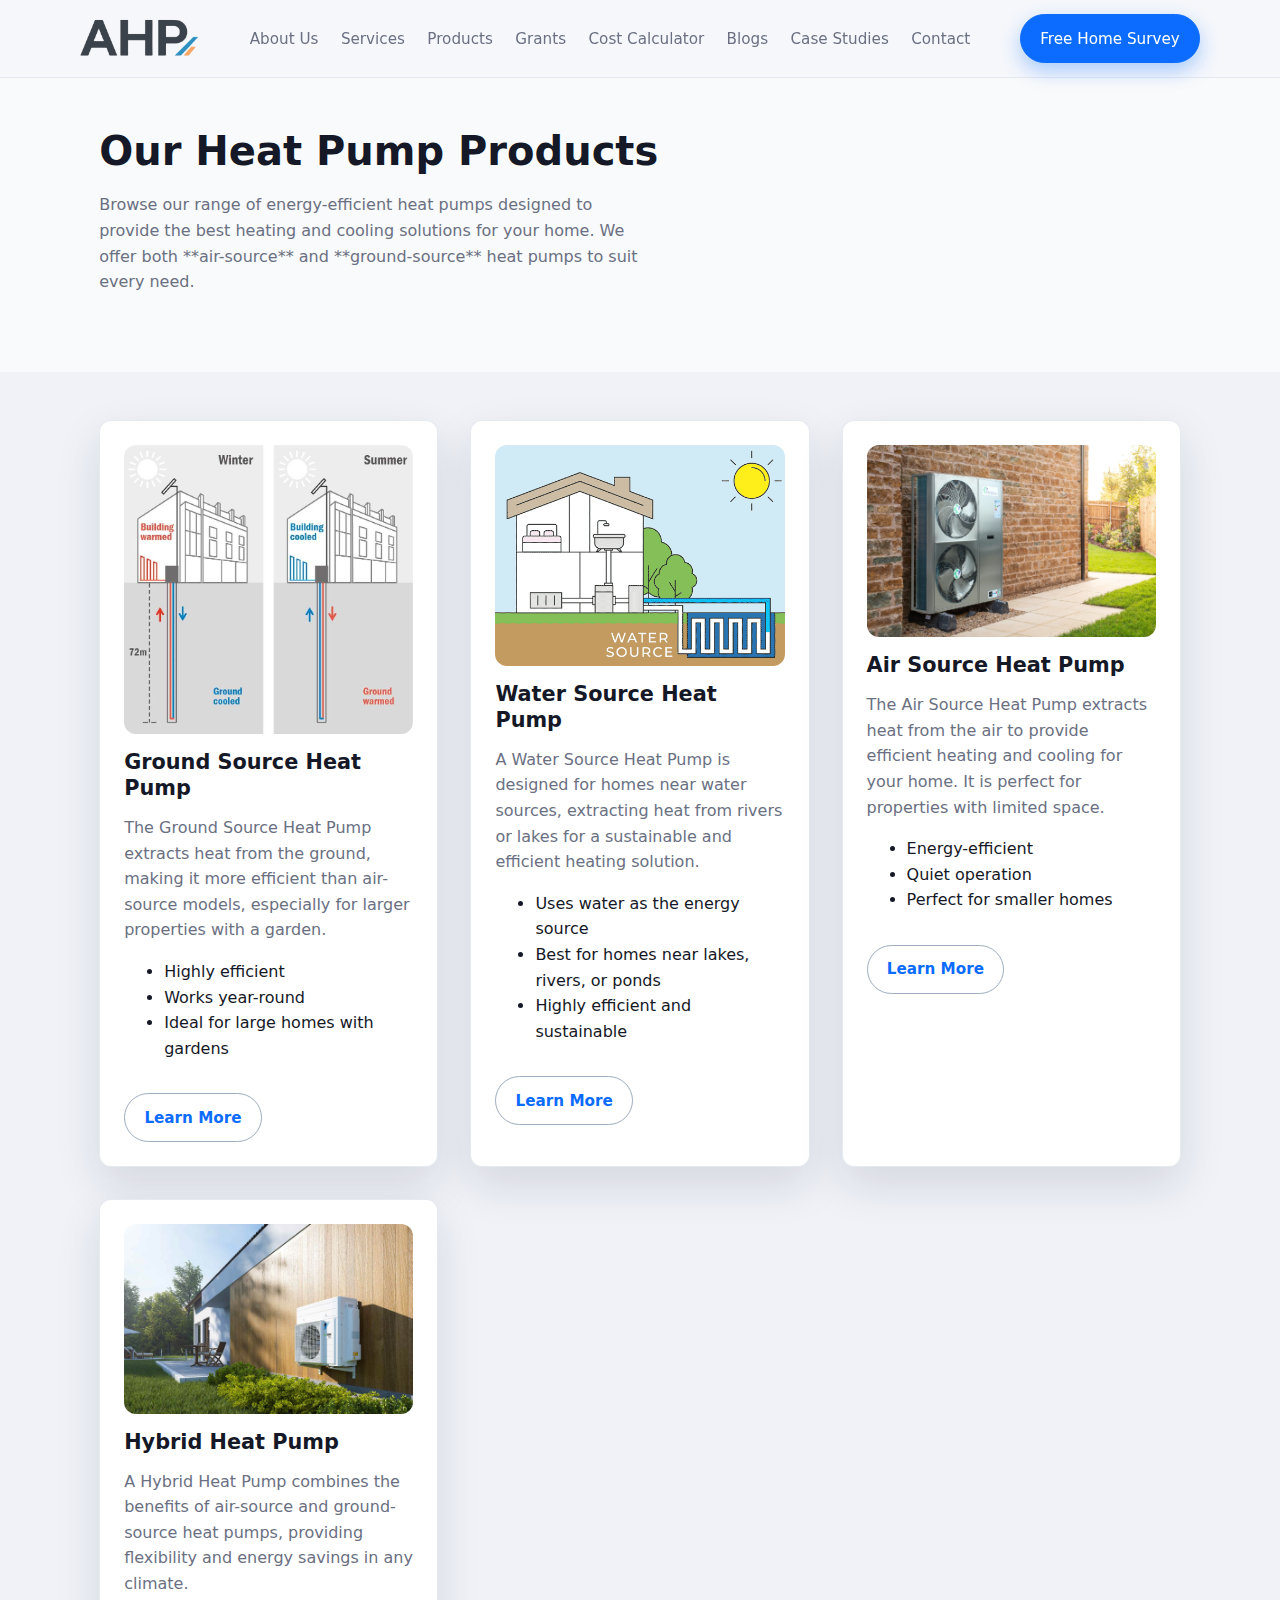
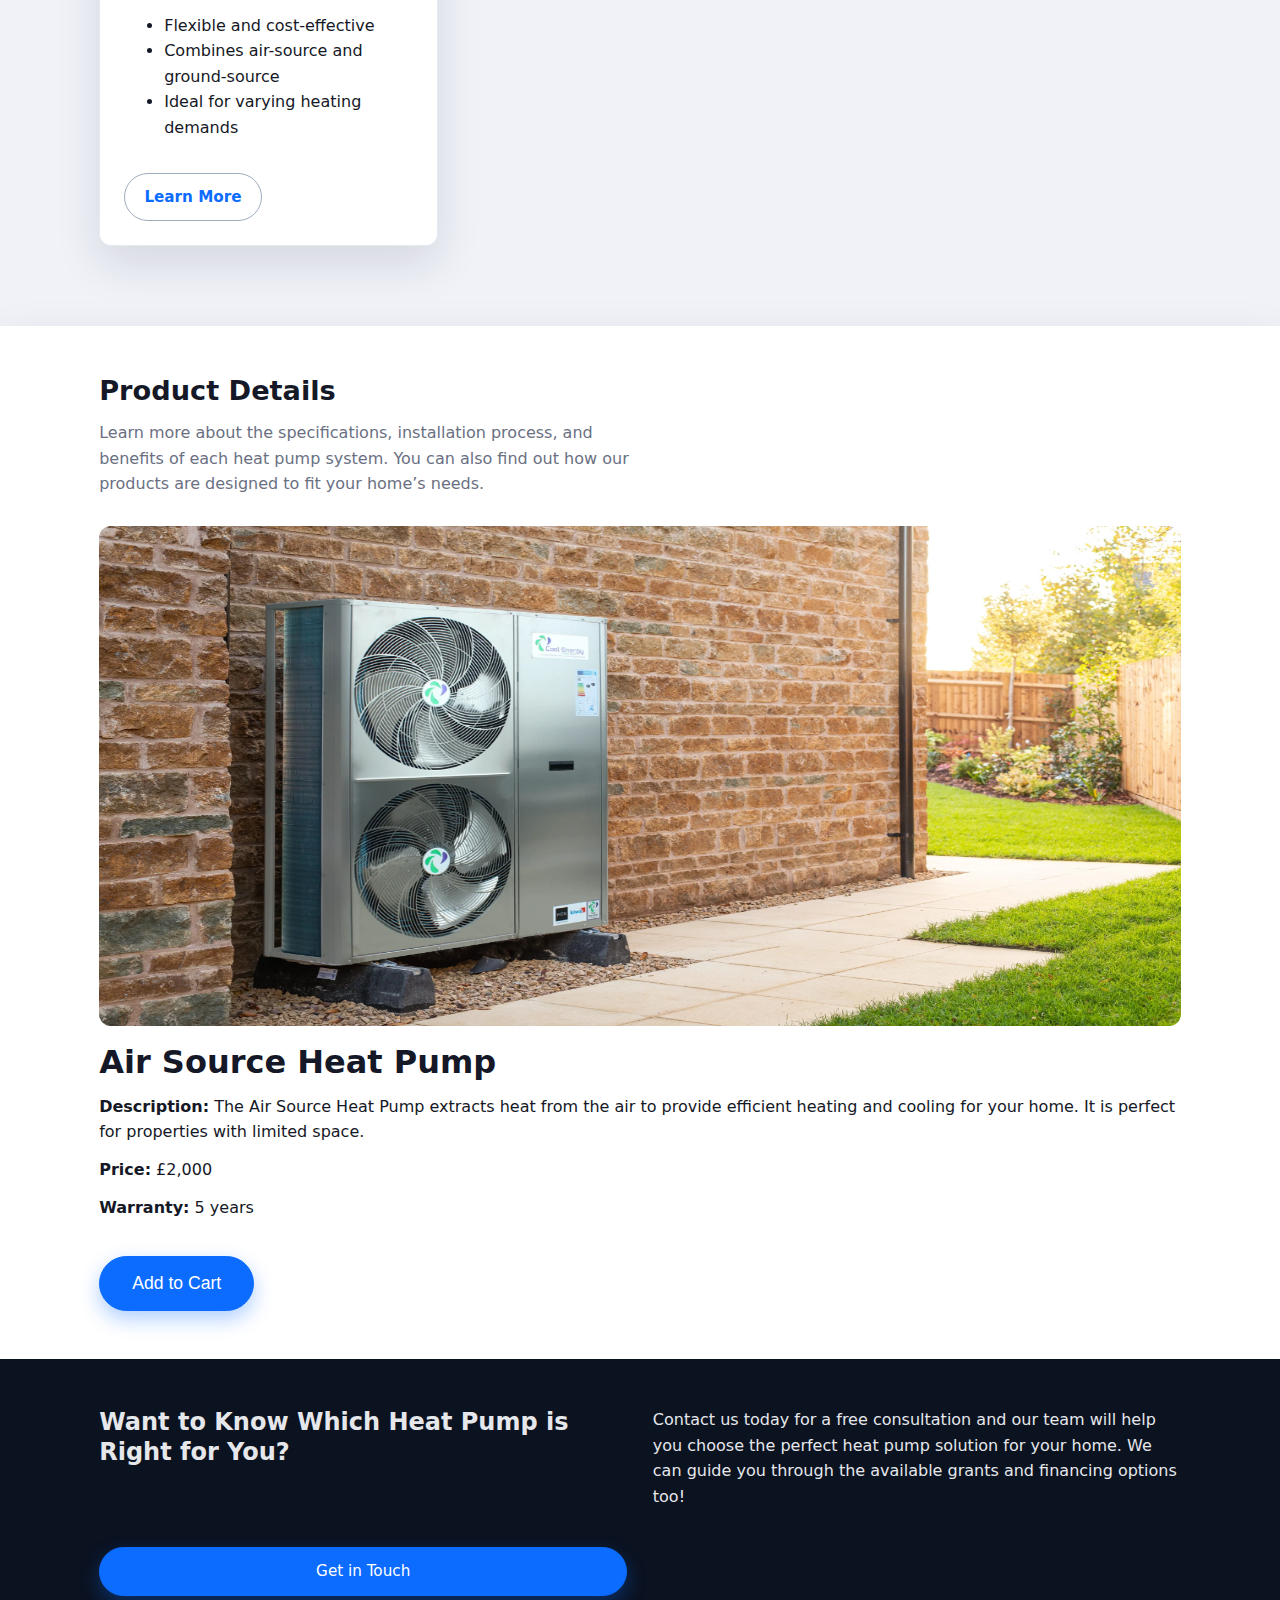
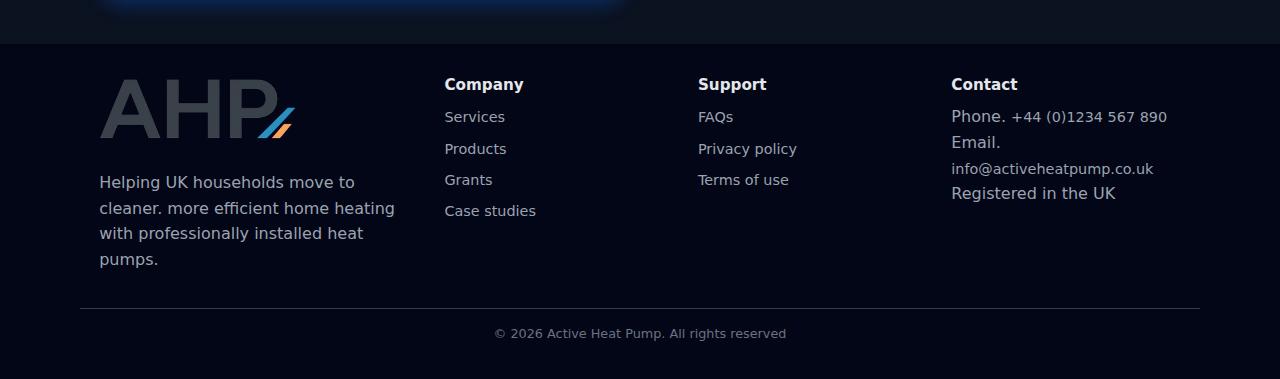
<file: product.html>
<!DOCTYPE html>
<html lang="en">
<head>
  <meta charset="UTF-8" />
  <meta name="viewport" content="width=device-width, initial-scale=1.0" />
  <title>Products | Active Heat Pump</title>
  <link rel="stylesheet" href="style.css" />
  <link rel="icon" type="image/png" href="/favicon/favicon-96x96.png" sizes="96x96" />
  <link rel="icon" type="image/svg+xml" href="/favicon/favicon.svg" />
  <link rel="shortcut icon" href="/favicon/favicon.ico" />
  <link rel="apple-touch-icon" sizes="180x180" href="/favicon/apple-touch-icon.png" />
  <link rel="manifest" href="/favicon/site.webmanifest" />
</head>
<style>
    /* Product Hero Section */
.product-hero {
  background: #f9fafb;
  padding: 3rem 0;
}

.product-hero h1 {
  font-size: 2.5rem;
  margin-bottom: 1rem;
}

.product-hero p {
  color: var(--muted);
  font-size: 1rem;
  margin-top: 1rem;
}

/* Product Cards */
.product-listing .product-grid {
  display: grid;
  gap: 2rem;
  grid-template-columns: repeat(auto-fit, minmax(280px, 1fr));
}

.product-card {
  background: #ffffff;
  border-radius: var(--radius-md);
  padding: 1.5rem;
  box-shadow: var(--shadow-soft);
}

.product-card img {
  width: 100%;
  height: auto;
  border-radius: var(--radius-md);
}

.product-card h3 {
  font-size: 1.3rem;
  margin-top: 1rem;
}

.product-card p {
  font-size: 1rem;
  color: var(--muted);
  margin-top: 0.8rem;
}

.product-card a {
  display: inline-block;
  margin-top: 1rem;
  text-decoration: none;
  font-weight: 600;
  color: var(--brand);
}

.product-card a:hover {
  text-decoration: underline;
}

/* Product Details Section */
.product-details {
  background: #ffffff;
  padding: 3rem 1.5rem;
  box-shadow: var(--shadow-soft);
  margin-top: 2rem;
}

.product-details img {
  width: 100%;
  border-radius: var(--radius-md);
  margin-top: 1rem;
}

.product-detail h3 {
  font-size: 2rem;
  margin-top: 1rem;
}

.product-detail ul {
  list-style-type: none;
  padding: 0;
  margin-top: 1rem;
}

.product-detail ul li {
  font-size: 1rem;
  color: var(--muted);
}

.product-detail button {
  margin-top: 1.5rem;
  padding: 1rem 2rem;
  background: var(--brand);
  color: white;
  border-radius: var(--radius-pill);
  font-size: 1.1rem;
}

.product-detail button:hover {
  background: #0854c3;
}

/* Final CTA */
/* .final-cta {
  background: var(--brand-soft);
  padding: 3rem 0;
  text-align: center;
}

.final-cta-inner {
  max-width: 800px;
  margin: 0 auto;
}

.final-cta a {
  font-size: 1.1rem;
  padding: 1rem 2rem;
  background: var(--brand);
  color: white;
  border-radius: var(--radius-pill);
}

.final-cta a:hover {
  background: #0854c3;
} */

</style>

<body>
  <!-- Header (same as homepage) -->
  <header class="site-header">
    <div class="container header-inner">
      <div class="logo">
        <!-- Replace with your logo image if you have one -->
        <!-- <a href="index.html">Active<span>HeatPump</span></a> -->
         <a href="index.html"><img src="./Images/logo.png" width="120" alt="" srcset=""></a>
      </div>
      <nav class="main-nav">
        <ul>
          <li><a href="./about.html">About Us</a></li>
          <li><a href="./services.html">Services</a></li>
          <li><a href="#">Products</a></li>
          <li><a href="./gov-grants.html">Grants</a></li>
          <li><a href="./cost-cal.html">Cost Calculator</a></li>
           <li><a href="./Blogs.html">Blogs</a></li>
          <li><a href="./case-studies.html">Case Studies</a></li>
          <li><a href="./contact.html">Contact</a></li>
        </ul>
      </nav>
      <a href="./index.html#contact" class="btn btn-primary btn-header">Free Home Survey</a>
      <button class="nav-toggle" aria-label="Toggle navigation">
        <span></span><span></span><span></span>
      </button>
    </div>
  </header>

  <main>
    <!-- Product Hero Section -->
    <section class="section product-hero">
      <div class="container">
        <div class="section-heading">
          <h1>Our Heat Pump Products</h1>
          <p>
            Browse our range of energy-efficient heat pumps designed to provide the best heating and cooling solutions for your
            home. We offer both **air-source** and **ground-source** heat pumps to suit every need.
          </p>
        </div>
      </div>
    </section>

    <!-- Product Listings -->
    <section id="products" class="section product-listing">
      <div class="container">
        <div class="product-grid">
          <!-- Product 1 -->
            <article class="product-card">
            <img src="./Images/Air2.jpg" alt="Ground Source Heat Pump" />
            <div class="product-card-content">
              <h3>Ground Source Heat Pump</h3>
              <p>
                The Ground Source Heat Pump extracts heat from the ground, making it more efficient than air-source models,
                especially for larger properties with a garden.
              </p>
              <ul>
                <li>Highly efficient</li>
                <li>Works year-round</li>
                <li>Ideal for large homes with gardens</li>
              </ul>
              <a href="/product-detail.html" class="btn btn-outline">Learn More</a>
            </div>
          </article>

          <!-- Product 2 -->
           <article class="product-card">
            <img src="./Images/Air4.gif" alt="Water Source Heat Pump" />
            <div class="product-card-content">
              <h3>Water Source Heat Pump</h3>
              <p>
                A Water Source Heat Pump is designed for homes near water sources, extracting heat from rivers or lakes for a
                sustainable and efficient heating solution.
              </p>
              <ul>
                <li>Uses water as the energy source</li>
                <li>Best for homes near lakes, rivers, or ponds</li>
                <li>Highly efficient and sustainable</li>
              </ul>
              <a href="/product-detail.html" class="btn btn-outline">Learn More</a>
            </div>
          </article>
         

          <!-- Product 3 -->
           <article class="product-card">
            <img src="./Images/Air1.webp" alt="Air Source Heat Pump" />
            <div class="product-card-content">
              <h3>Air Source Heat Pump</h3>
              <p>
                The Air Source Heat Pump extracts heat from the air to provide efficient heating and cooling for your home. It is
                perfect for properties with limited space.
              </p>
              <ul>
                <li>Energy-efficient</li>
                <li>Quiet operation</li>
                <li>Perfect for smaller homes</li>
              </ul>
              <a href="/product-detail.html" class="btn btn-outline">Learn More</a>
            </div>
          </article>

          <!-- Product 4 -->
         <article class="product-card">
            <img src="./Images/Air3.jpeg" alt="Hybrid Heat Pump" />
            <div class="product-card-content">
              <h3>Hybrid Heat Pump</h3>
              <p>
                A Hybrid Heat Pump combines the benefits of air-source and ground-source heat pumps, providing flexibility and
                energy savings in any climate.
              </p>
              <ul>
                <li>Flexible and cost-effective</li>
                <li>Combines air-source and ground-source</li>
                <li>Ideal for varying heating demands</li>
              </ul>
              <a href="/product-detail.html" class="btn btn-outline">Learn More</a>
            </div>
          </article>
        </div>
      </div>
    </section>

    <!-- Product Details Section (for individual product pages) -->
    <section class="section product-details">
      <div class="container">
        <div class="section-heading">
          <h2>Product Details</h2>
          <p>
            Learn more about the specifications, installation process, and benefits of each heat pump system. You can also
            find out how our products are designed to fit your home’s needs.
          </p>
        </div>
        <div class="product-detail-grid">
          <div class="product-detail">
            <img src="./Images/Air1.webp" width="150px" height="500px" alt="Product Detail 1" />
            <div class="detail-content">
              <h3>Air Source Heat Pump</h3>
              <p><strong>Description:</strong> The Air Source Heat Pump extracts heat from the air to provide efficient heating and cooling for your home. It is perfect for properties with limited space.</p>
              <p><strong>Price:</strong> £2,000</p>
              <p><strong>Warranty:</strong> 5 years</p>
              <button class="btn btn-primary">Add to Cart</button>
            </div>
          </div>
        </div>
      </div>
    </section>

    <!-- Final Call to Action -->
    <section class="section final-cta">
      <div class="container final-cta-inner">
        <h2>Want to Know Which Heat Pump is Right for You?</h2>
        <p>
          Contact us today for a free consultation and our team will help you choose the perfect heat pump solution for your
          home. We can guide you through the available grants and financing options too!
        </p>
        <a href="index.html#contact" class="btn btn-primary">Get in Touch</a>
      </div>
    </section>
  </main>

  <!-- Footer (same as homepage) -->
  <footer class="site-footer">
    <div class="container footer-inner">
      <div class="footer-col">
        <div class="logo">
          <a href="./index.html"><img src="./Images/logo.png" width="200" alt="" srcset=""></a>
        </div>
        <br>
        <p>Helping UK households move to cleaner. more efficient home heating with professionally installed heat pumps.</p>
      </div>
      <div class="footer-col">
        <h4>Company</h4>
       <ul>
          <li><a href="./services.html">Services</a></li>
          <li><a href="./product.html">Products</a></li>
          <li><a href="./gov-grants.html">Grants</a></li>
          <li><a href="./case-studies.html">Case studies</a></li>
        </ul>
      </div>
      <div class="footer-col">
        <h4>Support</h4>
        <ul>
          <li><a href="#">FAQs</a></li>
          <li><a href="#">Privacy policy</a></li>
          <li><a href="#">Terms of use</a></li>
        </ul>
      </div>
      <div class="footer-col">
        <h4>Contact</h4>
        <p>
          Phone. <a href="tel:+441234567890">+44 (0)1234 567 890</a><br />
          Email. <a href="mailto:info@activeheatpump.co.uk">info@activeheatpump.co.uk</a><br />
          Registered in the UK
        </p>
      </div>
    </div>
    <div class="container footer-bottom">
      <p>© <span id="year"></span> Active Heat Pump. All rights reserved</p>
    </div>

    <script>
      const navToggle = document.querySelector('.nav-toggle');
      const mainNav = document.querySelector('.main-nav');
      navToggle.addEventListener('click', () => {
        mainNav.classList.toggle('open');
        navToggle.classList.toggle('open');
      });

      document.getElementById('year').textContent = new Date().getFullYear();
    </script>
  </footer>
   <!-- Back to Top Button -->
<button id="backToTop" class="back-to-top" title="Back to top">
  ↑
</button>
<script>
  // Get the button
const backToTopButton = document.getElementById('backToTop');

// Show the button when scrolling down
window.addEventListener('scroll', () => {
  if (window.scrollY > 300) { // Button will appear after scrolling 300px
    backToTopButton.classList.add('show');
  } else {
    backToTopButton.classList.remove('show');
  }
});

// Scroll to the top when the button is clicked
backToTopButton.addEventListener('click', () => {
  window.scrollTo({
    top: 0,
    behavior: 'smooth' // Smooth scroll
  });
});

</script>
</body>
</html>
</file>
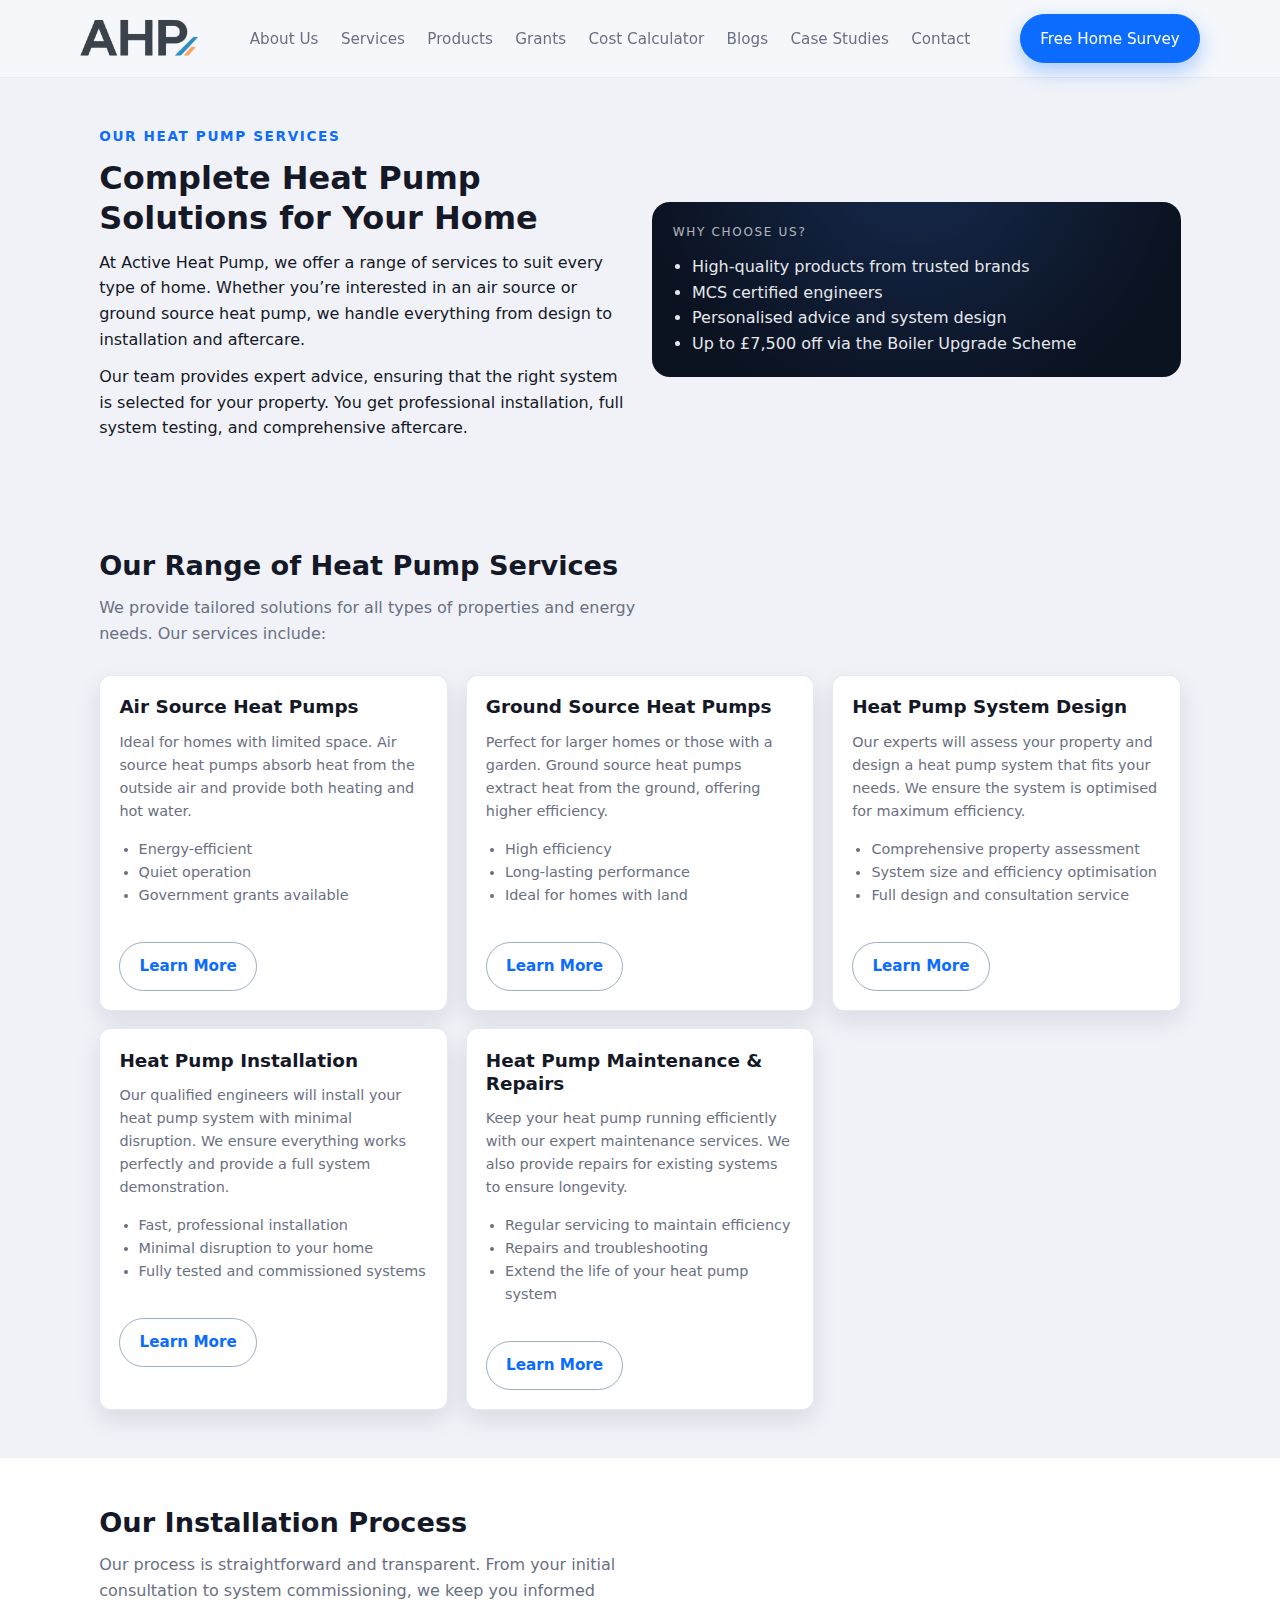
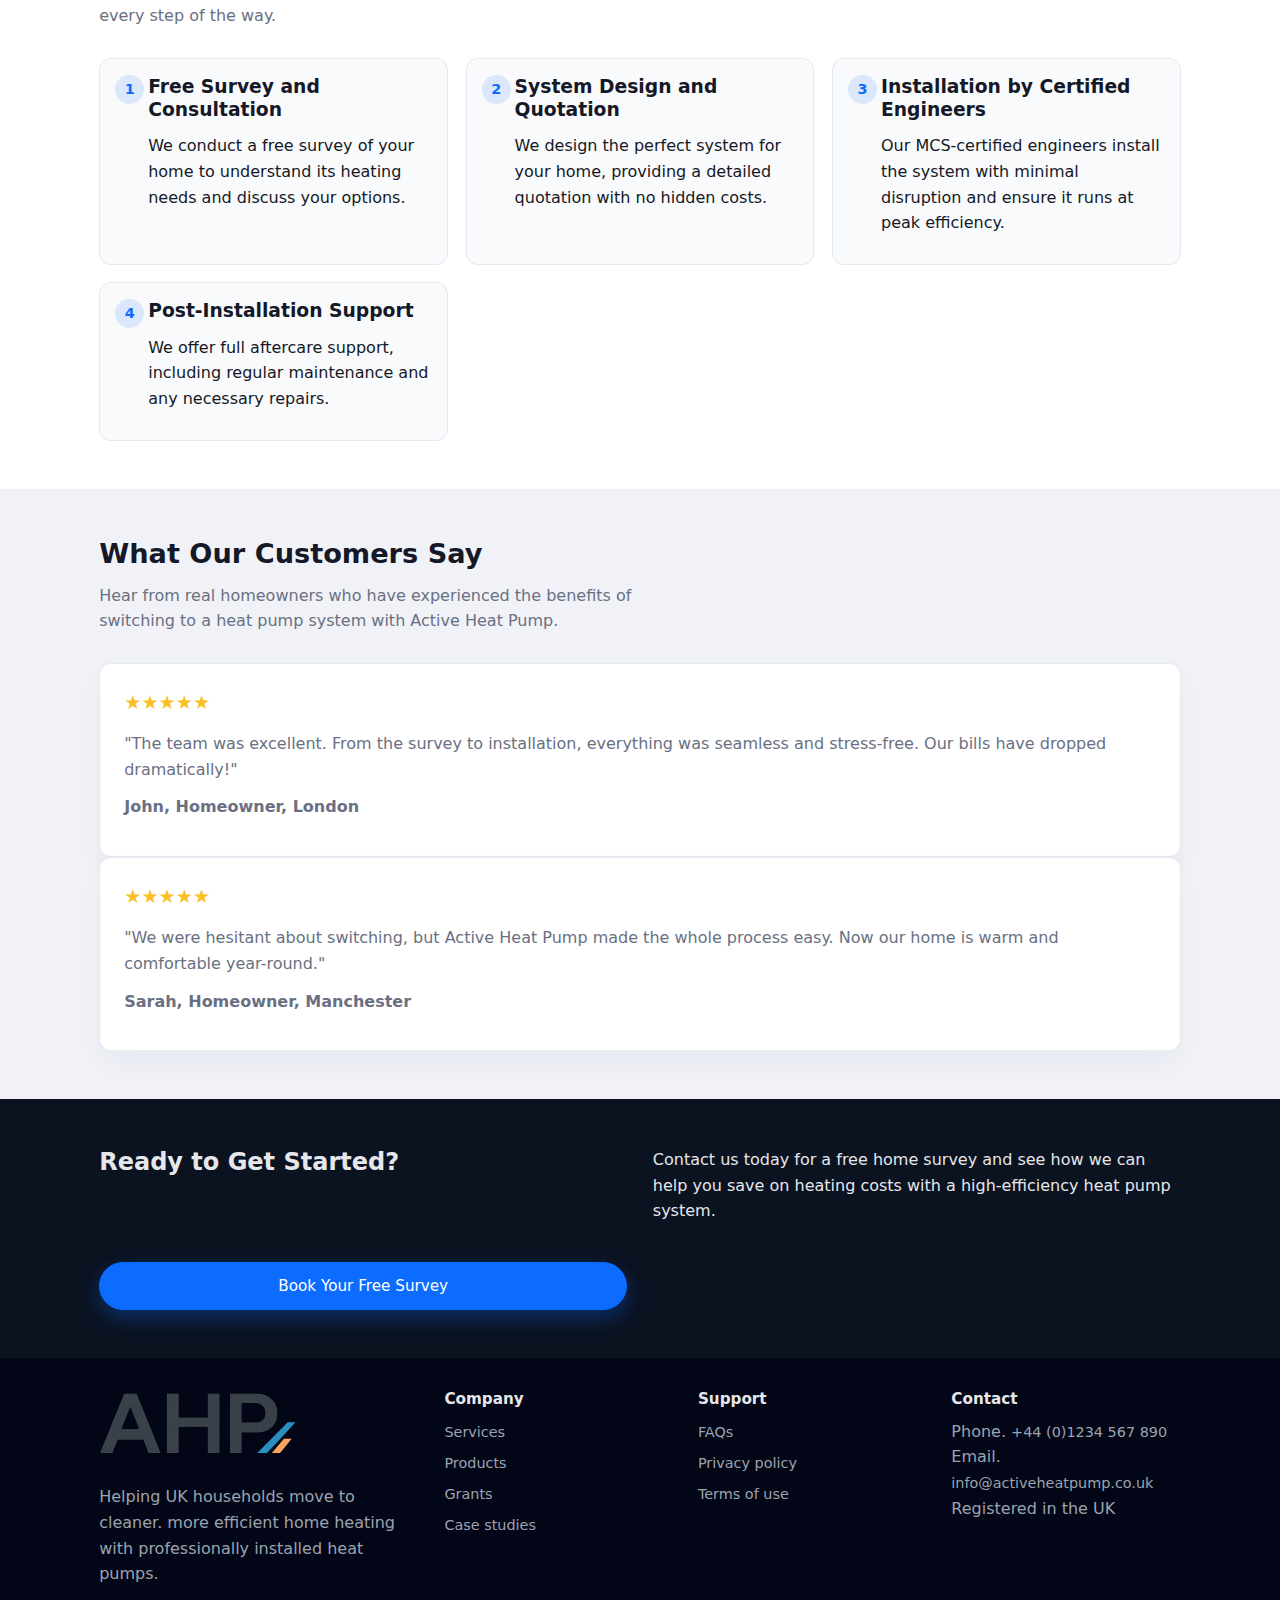
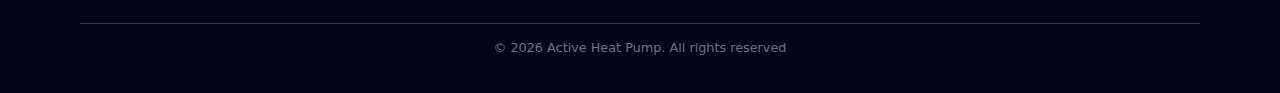
<file: services.html>
<!DOCTYPE html>
<html lang="en">
<head>
  <meta charset="UTF-8" />
  <meta name="viewport" content="width=device-width, initial-scale=1.0" />
  <title>Heat Pump Services | Active Heat Pump</title>
  <link rel="stylesheet" href="style.css" />
  <link rel="icon" type="image/png" href="/favicon/favicon-96x96.png" sizes="96x96" />
  <link rel="icon" type="image/svg+xml" href="/favicon/favicon.svg" />
  <link rel="shortcut icon" href="/favicon/favicon.ico" />
  <link rel="apple-touch-icon" sizes="180x180" href="/favicon/apple-touch-icon.png" />
  <link rel="manifest" href="/favicon/site.webmanifest" />

</head>
<style>
    /* Service Card Styling */
.service-card {
  background: #ffffff;
  border-radius: var(--radius-md);
  padding: 1.2rem;
  border: 1px solid rgba(226, 232, 240, 0.9);
  box-shadow: 0 10px 25px rgba(15, 23, 42, 0.1);
}

.service-card h3 {
  font-size: 1.15rem;
  margin-bottom: 0.8rem;
}

.service-card ul {
  list-style: disc;
  padding-left: 1.2rem;
  margin-bottom: 1rem;
}

.service-card a {
  display: inline-block;
  margin-top: 1.2rem;
  text-decoration: none;
  font-weight: 600;
  color: var(--brand);
}

.service-card a:hover {
  text-decoration: underline;
}

/* Testimonials */
.testimonial-card {
  background: #ffffff;
  border-radius: var(--radius-md);
  padding: 1.5rem;
  border: 1px solid rgba(226, 232, 240, 0.9);
  box-shadow: 0 12px 28px rgba(15, 23, 42, 0.04);
}

.testimonial-card .rating {
  font-size: 1.2rem;
  color: #fbbf24;
  margin-bottom: 0.8rem;
}

.testimonial-card p {
  font-size: 1rem;
  color: var(--muted);
}

.testimonial-name {
  font-size: 0.85rem;
  color: var(--muted);
  margin-top: 0.6rem;
  font-weight: 600;
}

</style>

<body>
  <!-- Header (same as homepage) -->
  <header class="site-header">
    <div class="container header-inner">
      <div class="logo">
        <!-- Replace with your logo image if you have one -->
        <!-- <a href="index.html">Active<span>HeatPump</span></a> -->
        <a href="index.html"><img src="./Images/logo.png" width="120" alt="" srcset=""></a>
      </div>
      <nav class="main-nav">
        <ul>
          <li><a href="./about.html">About Us</a></li>
          <li><a href="#">Services</a></li>
          <li><a href="./product.html">Products</a></li>
          <li><a href="./gov-grants.html">Grants</a></li>
          <li><a href="./cost-cal.html">Cost Calculator</a></li>
          <li><a href="./Blogs.html">Blogs</a></li>
          <li><a href="./case-studies.html">Case Studies</a></li>
          <li><a href="./contact.html">Contact</a></li>
        </ul>
      </nav>
      <a href="./index.html#contact" class="btn btn-primary btn-header">Free Home Survey</a>
      <button class="nav-toggle" aria-label="Toggle navigation">
        <span></span><span></span><span></span>
      </button>
    </div>
  </header>

  <main>
    <!-- Services Hero Section -->
    <section class="section services-hero">
      <div class="container two-column">
        <div class="col">
          <p class="eyebrow">Our Heat Pump Services</p>
          <h1>Complete Heat Pump Solutions for Your Home</h1>
          <p>
            At Active Heat Pump, we offer a range of services to suit every type of home. Whether you’re interested in an air source
            or ground source heat pump, we handle everything from design to installation and aftercare.
          </p>
          <p>
            Our team provides expert advice, ensuring that the right system is selected for your property. You get professional
            installation, full system testing, and comprehensive aftercare.
          </p>
        </div>
        <div class="col">
          <div class="illustration-box">
            <p class="small-label">Why Choose Us?</p>
            <ul>
              <li>High-quality products from trusted brands</li>
              <li>MCS certified engineers</li>
              <li>Personalised advice and system design</li>
              <li>Up to £7,500 off via the Boiler Upgrade Scheme</li>
            </ul>
          </div>
        </div>
      </div>
    </section>

    <!-- Heat Pump Services Offered -->
    <section id="services" class="section services-offered">
      <div class="container">
        <div class="section-heading">
          <h2>Our Range of Heat Pump Services</h2>
          <p>
            We provide tailored solutions for all types of properties and energy needs. Our services include:
          </p>
        </div>
        <div class="card-grid">
          <!-- Service 1 -->
          <article class="service-card">
            <h3>Air Source Heat Pumps</h3>
            <p>
              Ideal for homes with limited space. Air source heat pumps absorb heat from the outside air and provide both heating
              and hot water.
            </p>
            <ul>
              <li>Energy-efficient</li>
              <li>Quiet operation</li>
              <li>Government grants available</li>
            </ul>
            <a href="#process" class="btn btn-outline">Learn More</a>
          </article>

          <!-- Service 2 -->
          <article class="service-card">
            <h3>Ground Source Heat Pumps</h3>
            <p>
              Perfect for larger homes or those with a garden. Ground source heat pumps extract heat from the ground, offering
              higher efficiency.
            </p>
            <ul>
              <li>High efficiency</li>
              <li>Long-lasting performance</li>
              <li>Ideal for homes with land</li>
            </ul>
            <a href="#process" class="btn btn-outline">Learn More</a>
          </article>

          <!-- Service 3 -->
          <article class="service-card">
            <h3>Heat Pump System Design</h3>
            <p>
              Our experts will assess your property and design a heat pump system that fits your needs. We ensure the system is
              optimised for maximum efficiency.
            </p>
            <ul>
              <li>Comprehensive property assessment</li>
              <li>System size and efficiency optimisation</li>
              <li>Full design and consultation service</li>
            </ul>
            <a href="#process" class="btn btn-outline">Learn More</a>
          </article>

          <!-- Service 4 -->
          <article class="service-card">
            <h3>Heat Pump Installation</h3>
            <p>
              Our qualified engineers will install your heat pump system with minimal disruption. We ensure everything works
              perfectly and provide a full system demonstration.
            </p>
            <ul>
              <li>Fast, professional installation</li>
              <li>Minimal disruption to your home</li>
              <li>Fully tested and commissioned systems</li>
            </ul>
            <a href="#process" class="btn btn-outline">Learn More</a>
          </article>

          <!-- Service 5 -->
          <article class="service-card">
            <h3>Heat Pump Maintenance & Repairs</h3>
            <p>
              Keep your heat pump running efficiently with our expert maintenance services. We also provide repairs for existing
              systems to ensure longevity.
            </p>
            <ul>
              <li>Regular servicing to maintain efficiency</li>
              <li>Repairs and troubleshooting</li>
              <li>Extend the life of your heat pump system</li>
            </ul>
            <a href="#process" class="btn btn-outline">Learn More</a>
          </article>
        </div>
      </div>
    </section>

    <!-- Our Process -->
    <section id="process" class="section process">
      <div class="container">
        <div class="section-heading">
          <h2>Our Installation Process</h2>
          <p>
            Our process is straightforward and transparent. From your initial consultation to system commissioning, we keep you
            informed every step of the way.
          </p>
        </div>
        <div class="process-steps">
          <!-- Step 1 -->
          <div class="step">
            <span class="step-number">1</span>
            <h3>Free Survey and Consultation</h3>
            <p>We conduct a free survey of your home to understand its heating needs and discuss your options.</p>
          </div>

          <!-- Step 2 -->
          <div class="step">
            <span class="step-number">2</span>
            <h3>System Design and Quotation</h3>
            <p>We design the perfect system for your home, providing a detailed quotation with no hidden costs.</p>
          </div>

          <!-- Step 3 -->
          <div class="step">
            <span class="step-number">3</span>
            <h3>Installation by Certified Engineers</h3>
            <p>Our MCS-certified engineers install the system with minimal disruption and ensure it runs at peak efficiency.</p>
          </div>

          <!-- Step 4 -->
          <div class="step">
            <span class="step-number">4</span>
            <h3>Post-Installation Support</h3>
            <p>We offer full aftercare support, including regular maintenance and any necessary repairs.</p>
          </div>
        </div>
      </div>
    </section>

    <!-- Testimonials -->
    <section class="section testimonials">
      <div class="container">
        <div class="section-heading">
          <h2>What Our Customers Say</h2>
          <p>
            Hear from real homeowners who have experienced the benefits of switching to a heat pump system with Active Heat Pump.
          </p>
        </div>
        <div class="testimonial-cards">
          <article class="testimonial-card">
            <p class="rating">★★★★★</p>
            <p>"The team was excellent. From the survey to installation, everything was seamless and stress-free. Our bills have
              dropped dramatically!"</p>
            <p class="testimonial-name">John, Homeowner, London</p>
          </article>
          <article class="testimonial-card">
            <p class="rating">★★★★★</p>
            <p>"We were hesitant about switching, but Active Heat Pump made the whole process easy. Now our home is warm and
              comfortable year-round."</p>
            <p class="testimonial-name">Sarah, Homeowner, Manchester</p>
          </article>
        </div>
      </div>
    </section>

    <!-- Call to Action -->
    <section class="section final-cta">
      <div class="container final-cta-inner">
        <h2>Ready to Get Started?</h2>
        <p>Contact us today for a free home survey and see how we can help you save on heating costs with a high-efficiency heat
          pump system.</p>
        <a href="ndex.html#contact" class="btn btn-primary">Book Your Free Survey</a>
      </div>
    </section>
  </main>

  <!-- Footer (same as homepage) -->
  <footer class="site-footer">
    <div class="container footer-inner">
      <div class="footer-col">
        <div class="logo">
          <a href="./index.html"><img src="./Images/logo.png" width="200" alt="" srcset=""></a>
        </div>
        <br>
        <p>Helping UK households move to cleaner. more efficient home heating with professionally installed heat pumps.</p>
      </div>
      <div class="footer-col">
        <h4>Company</h4>
         <ul>
          <li><a href="./services.html">Services</a></li>
          <li><a href="./product.html">Products</a></li>
          <li><a href="./gov-grants.html">Grants</a></li>
          <li><a href="./case-studies.html">Case studies</a></li>
        </ul>
      </div>
      <div class="footer-col">
        <h4>Support</h4>
        <ul>
          <li><a href="#">FAQs</a></li>
          <li><a href="#">Privacy policy</a></li>
          <li><a href="#">Terms of use</a></li>
        </ul>
      </div>
      <div class="footer-col">
        <h4>Contact</h4>
        <p>
          Phone. <a href="tel:+441234567890">+44 (0)1234 567 890</a><br />
          Email. <a href="mailto:info@activeheatpump.co.uk">info@activeheatpump.co.uk</a><br />
          Registered in the UK
        </p>
      </div>
    </div>
    <div class="container footer-bottom">
      <p>© <span id="year"></span> Active Heat Pump. All rights reserved</p>
    </div>

    <script>
      const navToggle = document.querySelector('.nav-toggle');
      const mainNav = document.querySelector('.main-nav');
      navToggle.addEventListener('click', () => {
        mainNav.classList.toggle('open');
        navToggle.classList.toggle('open');
      });

      document.getElementById('year').textContent = new Date().getFullYear();
    </script>
  </footer>
   <!-- Back to Top Button -->
<button id="backToTop" class="back-to-top" title="Back to top">
  ↑
</button>
<script>
  // Get the button
const backToTopButton = document.getElementById('backToTop');

// Show the button when scrolling down
window.addEventListener('scroll', () => {
  if (window.scrollY > 300) { // Button will appear after scrolling 300px
    backToTopButton.classList.add('show');
  } else {
    backToTopButton.classList.remove('show');
  }
});

// Scroll to the top when the button is clicked
backToTopButton.addEventListener('click', () => {
  window.scrollTo({
    top: 0,
    behavior: 'smooth' // Smooth scroll
  });
});

</script>
</body>
</html>
</file>
<file: style.css>
/* ***Home Page Css Start*** */
:root {
  --bg: #f5f7fb;
  --bg-alt: #ffffff;
  --text: #151826;
  --muted: #6a7082;
  --brand: #0b6cff;
  --brand-soft: rgba(11, 108, 255, 0.12);
  --accent: #10b981;
  --border: #e0e4f0;
  --danger: #e11d48;
  --shadow-soft: 0 18px 45px rgba(15, 23, 42, 0.12);
  --radius-lg: 18px;
  --radius-md: 12px;
  --radius-pill: 999px;
}

/* Reset and base styling */
*,
*::before,
*::after {
  box-sizing: border-box;
}

html {
  scroll-behavior: smooth;
}

body {
  margin: 0;
  font-family: system-ui, -apple-system, BlinkMacSystemFont, "Segoe UI", sans-serif;
  color: var(--text);
  background: #f0f2f8;
  line-height: 1.6;
}

img {
  max-width: 100%;
  display: block;
}

a {
  color: inherit;
  text-decoration: none;
}

p {
  margin: 0 0 0.75rem;
}

h1,
h2,
h3,
h4 {
  margin: 0 0 0.75rem;
  line-height: 1.25;
}

/* Layout helpers */
.container {
  width: 100%;
  max-width: 1120px;
  margin: 0 auto;
  padding: 0 1.2rem;
}

/* Header */
.site-header {
  position: sticky;
  top: 0;
  z-index: 40;
  background: rgba(245, 247, 251, 0.92);
  backdrop-filter: blur(16px);
  border-bottom: 1px solid rgba(226, 232, 240, 0.9);
}

.header-inner {
  display: flex;
  align-items: center;
  justify-content: space-between;
  gap: 1rem;
  padding: 0.9rem 0;
}

.logo a {
  font-weight: 700;
  font-size: 1.25rem;
  letter-spacing: 0.03em;
}

.logo span {
  color: var(--brand);
}

.main-nav ul {
  display: flex;
  align-items: center;
  gap: 1.4rem;
  list-style: none;
  margin: 0;
  padding: 0;
}

.main-nav a {
  font-size: 0.95rem;
  color: var(--muted);
  padding: 0.25rem 0;
  border-bottom: 2px solid transparent;
}

.main-nav a:hover {
  color: var(--text);
  border-bottom-color: var(--brand);
}

/* Buttons */
.btn {
  display: inline-flex;
  align-items: center;
  justify-content: center;
  gap: 0.35rem;
  padding: 0.7rem 1.2rem;
  border-radius: var(--radius-pill);
  font-size: 0.95rem;
  font-weight: 500;
  border: 1px solid transparent;
  cursor: pointer;
  transition: all 0.18s ease;
  text-align: center;
}

.btn-primary {
  background: var(--brand);
  border-color: var(--brand);
  color: #ffffff;
  box-shadow: 0 8px 20px rgba(11, 108, 255, 0.33);
}

.btn-primary:hover {
  background: #0854c3;
  border-color: #0854c3;
  transform: translateY(-1px);
}

.btn-outline {
  background: transparent;
  border-color: rgba(148, 163, 184, 0.9);
  color: var(--text);
}

.btn-outline:hover {
  border-color: var(--brand);
  color: var(--brand);
  background: #ffffff;
}

.btn-block {
  width: 100%;
}

.btn-sm {
  padding: 0.55rem 0.9rem;
  font-size: 0.85rem;
}

.btn-header {
  display: none;
}

/* Hero */
.hero {
  padding: 4rem 0 2.5rem;
}

.hero-inner {
  display: grid;
  grid-template-columns: minmax(0, 1.4fr);
  gap: 1.8rem;
}

.hero-content {
  padding: 1rem 0;
}

.eyebrow {
  font-size: 0.85rem;
  text-transform: uppercase;
  letter-spacing: 0.12em;
  color: var(--brand);
  font-weight: 600;
  margin-bottom: 0.6rem;
}

.hero h1 {
  font-size: 2rem;
  margin-bottom: 0.85rem;
}

.hero-subtitle {
  font-size: 0.98rem;
  color: var(--muted);
  max-width: 32rem;
}

.hero-ctas {
  display: flex;
  flex-wrap: wrap;
  gap: 0.8rem;
  margin: 1.2rem 0 0.7rem;
}

.hero-badges {
  display: flex;
  flex-wrap: wrap;
  gap: 0.5rem;
  font-size: 0.78rem;
  margin-top: 0.6rem;
}

.hero-badges span {
  padding: 0.35rem 0.8rem;
  border-radius: var(--radius-pill);
  background: #ffffff;
  border: 1px solid rgba(209, 213, 219, 0.9);
  color: var(--muted);
}

/* Hero card */
.hero-card {
  background: radial-gradient(circle at top left, #ffffff 0%, #f5f7ff 45%, #ecf4ff 100%);
  border-radius: var(--radius-lg);
  padding: 1.6rem 1.5rem;
  box-shadow: var(--shadow-soft);
  border: 1px solid rgba(209, 213, 219, 0.7);
}

.hero-card h2 {
  font-size: 1.15rem;
}

.hero-card p {
  font-size: 0.9rem;
  color: var(--muted);
}

.hero-form {
  margin-top: 1rem;
  display: grid;
  gap: 0.75rem;
}

.hero-form label {
  display: flex;
  flex-direction: column;
  font-size: 0.85rem;
  color: var(--muted);
  gap: 0.25rem;
}

.hero-form input,
.hero-form select,
.estimator-form input,
.estimator-form select,
.contact-form input,
.contact-form textarea {
  padding: 0.55rem 0.7rem;
  border-radius: 10px;
  border: 1px solid var(--border);
  font-size: 0.9rem;
  outline: none;
  background: #ffffff;
}

.hero-form input:focus,
.hero-form select:focus,
.estimator-form input:focus,
.estimator-form select:focus,
.contact-form input:focus,
.contact-form textarea:focus {
  border-color: var(--brand);
  box-shadow: 0 0 0 1px var(--brand-soft);
}

.helper-text {
  margin-top: 0.3rem;
  font-size: 0.78rem;
  color: var(--muted);
}

/* Sections */
.section {
  padding: 3rem 0;
}

.section-heading {
  text-align: left;
  margin-bottom: 1.8rem;
}

.section-heading h2 {
  font-size: 1.5rem;
}

.section-heading p {
  max-width: 34rem;
  color: var(--muted);
}

/* Eligibility */
.eligibility {
  background: #ffffff;
}

.eligibility-grid {
  display: grid;
  gap: 1rem;
  margin-bottom: 1rem;
}

.eligibility-card {
  background: #f9fafb;
  border-radius: var(--radius-md);
  padding: 0.9rem;
  border: 1px solid rgba(226, 232, 240, 0.9);
}

.eligibility-card label {
  display: flex;
  flex-direction: column;
  gap: 0.3rem;
  font-size: 0.86rem;
  color: var(--muted);
}

.eligibility-card select,
.eligibility-card input {
  padding: 0.55rem 0.7rem;
  border-radius: 8px;
  border: 1px solid var(--border);
  background: #ffffff;
}

.eligibility-cta {
  display: flex;
  flex-direction: column;
  align-items: flex-start;
  gap: 0.35rem;
}

/* Three column section */
.three-column {
  display: grid;
  gap: 1.1rem;
}

.info-card {
  background: #ffffff;
  border-radius: var(--radius-md);
  padding: 1.2rem 1rem;
  border: 1px solid rgba(226, 232, 240, 0.9);
  box-shadow: 0 10px 25px rgba(15, 23, 42, 0.04);
}

.info-card h3 {
  font-size: 1.05rem;
  margin-bottom: 0.4rem;
}

.info-card p {
  font-size: 0.9rem;
  color: var(--muted);
}

/* Two column layout */
.two-column {
  display: grid;
  gap: 1.5rem;
}

.illustration-box,
.grant-highlight {
  background: #0b1220;
  color: #e5e7eb;
  border-radius: var(--radius-lg);
  padding: 1.3rem 1.3rem;
  position: relative;
  overflow: hidden;
}

.illustration-box::before,
.grant-highlight::before {
  content: "";
  position: absolute;
  inset: -30%;
  background: radial-gradient(circle at top, rgba(59, 130, 246, 0.27), transparent 55%);
  opacity: 0.8;
  pointer-events: none;
}

.illustration-box ul,
.grant-highlight ul {
  position: relative;
  list-style: disc;
  padding-left: 1.2rem;
  margin: 0.5rem 0 0;
}

.small-label {
  font-size: 0.75rem;
  letter-spacing: 0.14em;
  text-transform: uppercase;
  opacity: 0.75;
}

/* Services card grid */
.card-grid {
  display: grid;
  gap: 1.1rem;
}

.service-card,
.product-card,
.case-card,
.review-card {
  background: #ffffff;
  border-radius: var(--radius-md);
  padding: 1.2rem 1rem;
  border: 1px solid rgba(226, 232, 240, 0.9);
  box-shadow: 0 12px 28px rgba(15, 23, 42, 0.04);
}

.service-card h3 {
  font-size: 1.05rem;
}

.service-card p {
  font-size: 0.9rem;
  color: var(--muted);
}

.service-card ul {
  list-style: disc;
  padding-left: 1.1rem;
  font-size: 0.9rem;
  color: var(--muted);
}

/* Estimator */
.estimator {
  background: #ffffff;
}

.estimator-grid {
  display: grid;
  gap: 1.5rem;
}

.estimator-form {
  background: #f9fafb;
  border-radius: var(--radius-md);
  padding: 1.2rem 1rem;
  border: 1px solid rgba(226, 232, 240, 0.9);
  display: grid;
  gap: 0.8rem;
}

.estimator-form label {
  display: flex;
  flex-direction: column;
  gap: 0.3rem;
  font-size: 0.86rem;
  color: var(--muted);
}

.estimator-result {
  padding: 0.2rem 0;
}

.estimator-result h3 {
  font-size: 1.05rem;
}

.estimator-result ul {
  list-style: disc;
  padding-left: 1.2rem;
  font-size: 0.9rem;
  color: var(--muted);
}

/* Grants */
.grants {
  background: #f5f7fb;
}

.grant-highlight h3 {
  position: relative;
  margin-top: 0.4rem;
}

.grant-highlight .helper-text {
  margin-top: 0.8rem;
}

/* Products */
.product-meta {
  font-size: 0.85rem;
  color: var(--muted);
}

.product-price {
  font-weight: 600;
  margin-top: 0.3rem;
}

.product-note {
  font-size: 0.85rem;
  color: var(--muted);
  margin-bottom: 0.8rem;
}

/* Process */
.process {
  background: #ffffff;
}

.process-steps {
  display: grid;
  gap: 1.1rem;
}

.step {
  position: relative;
  padding: 1rem 1rem 1rem 3rem;
  border-radius: var(--radius-md);
  border: 1px solid rgba(226, 232, 240, 0.9);
  background: #f9fafb;
}

.step-number {
  position: absolute;
  left: 0.95rem;
  top: 1rem;
  width: 1.8rem;
  height: 1.8rem;
  border-radius: 999px;
  display: inline-flex;
  align-items: center;
  justify-content: center;
  background: var(--brand-soft);
  color: var(--brand);
  font-weight: 600;
  font-size: 0.9rem;
}

/* Case studies and reviews */
.case-card ul {
  list-style: disc;
  padding-left: 1.2rem;
  font-size: 0.9rem;
  color: var(--muted);
}

.reviews {
  background: #f5f7fb;
}

.review-card .rating {
  font-size: 1.2rem;
  margin-bottom: 0.3rem;
}

.review-name {
  font-size: 0.85rem;
  color: var(--muted);
}

/* Trust */
.trust {
  background: #ffffff;
  text-align: center;
}

.trust-inner {
  text-align: center;
}

.trust-logos {
  display: flex;
  flex-wrap: wrap;
  justify-content: center;
  gap: 0.7rem;
  margin-top: 1.2rem;
}

.trust-logos span {
  padding: 0.4rem 0.9rem;
  border-radius: var(--radius-pill);
  border: 1px dashed rgba(148, 163, 184, 0.8);
  font-size: 0.8rem;
  color: var(--muted);
}

/* Coverage */
.coverage {
  background: #f5f7fb;
}

.map-placeholder {
  border-radius: var(--radius-lg);
  border: 1px dashed rgba(148, 163, 184, 0.9);
  min-height: 180px;
  display: flex;
  align-items: center;
  justify-content: center;
  color: var(--muted);
  font-size: 0.9rem;
  background: #e5edff;
}

/* Final CTA / Contact */
.final-cta {
  background: #0b1220;
  color: #e5e7eb;
}

.final-cta-inner {
  display: grid;
  gap: 1.6rem;
}

.final-cta-text h2 {
  font-size: 1.5rem;
}

.final-cta-text p {
  color: #cbd5f5;
}

.contact-details a {
  color: #e5e7eb;
  text-decoration: underline;
}

.contact-form {
  background: rgba(15, 23, 42, 0.85);
  border-radius: var(--radius-lg);
  padding: 1.3rem 1.1rem;
  border: 1px solid rgba(51, 65, 85, 0.9);
  display: grid;
  gap: 0.75rem;
}

.contact-form label {
  display: flex;
  flex-direction: column;
  gap: 0.3rem;
  font-size: 0.86rem;
}

.contact-form input,
.contact-form textarea {
  background: #020617;
  border-color: #1e293b;
  color: #e5e7eb;
}

.contact-form input::placeholder,
.contact-form textarea::placeholder {
  color: #64748b;
}

/* Footer */
.site-footer {
  background: #020617;
  color: #9ca3af;
  padding-top: 2rem;
}

.footer-inner {
  display: grid;
  gap: 1.5rem;
  padding-bottom: 1.5rem;
  border-bottom: 1px solid rgba(55, 65, 81, 0.9);
}

.footer-col h4 {
  margin-bottom: 0.6rem;
  font-size: 0.95rem;
  color: #e5e7eb;
}

.footer-col ul {
  list-style: none;
  margin: 0;
  padding: 0;
}

.footer-col li {
  margin-bottom: 0.35rem;
}

.footer-col a {
  font-size: 0.9rem;
  color: #9ca3af;
}

.footer-col a:hover {
  color: #e5e7eb;
}

.footer-inner .logo a {
  color: #e5e7eb;
}

.footer-bottom {
  padding: 0.9rem 0 1.4rem;
  text-align: center;
  font-size: 0.8rem;
  color: #6b7280;
}

/* Link CTA */
.link-cta {
  display: inline-flex;
  align-items: center;
  gap: 0.25rem;
  margin-top: 0.7rem;
  font-size: 0.9rem;
  color: var(--brand);
}

.link-cta::after {
  content: "›";
  font-size: 0.95rem;
}

/* Mobile navigation */
.nav-toggle {
  display: none;
  width: 40px;
  height: 32px;
  border-radius: 9px;
  border: 1px solid rgba(148, 163, 184, 0.7);
  background: #ffffff;
  align-items: center;
  justify-content: center;
  flex-direction: column;
  gap: 4px;
  padding: 0;
  cursor: pointer;
}

.nav-toggle span {
  display: block;
  width: 19px;
  height: 2px;
  background: #111827;
  border-radius: 999px;
  transition: all 0.18s ease;
}

.nav-toggle.open span:nth-child(1) {
  transform: translateY(6px) rotate(45deg);
}

.nav-toggle.open span:nth-child(2) {
  opacity: 0;
}

.nav-toggle.open span:nth-child(3) {
  transform: translateY(-6px) rotate(-45deg);
}

/* Responsive styles */
@media (max-width: 767px) {
  .main-nav {
    position: absolute;
    inset: 56px 1rem auto 1rem;
    background: #ffffff;
    border-radius: 16px;
    box-shadow: 0 18px 40px rgba(15, 23, 42, 0.28);
    transform-origin: top;
    transform: scaleY(0.85);
    opacity: 0;
    pointer-events: none;
    transition: all 0.2s ease;
  }

  .main-nav ul {
    flex-direction: column;
    align-items: flex-start;
    padding: 0.8rem 0.9rem;
    gap: 0.4rem;
  }

  .main-nav.open {
    opacity: 1;
    pointer-events: auto;
    transform: scaleY(1);
  }

  .nav-toggle {
    display: inline-flex;
  }

  .btn-header {
    display: none;
  }

  .hero-inner {
    grid-template-columns: minmax(0, 1fr);
  }

  .hero {
    padding-top: 3.3rem;
  }

  .hero h1 {
    font-size: 1.55rem;
  }

  .section {
    padding: 2.3rem 0;
  }

  .two-column {
    grid-template-columns: minmax(0, 1fr);
  }

  .card-grid {
    grid-template-columns: minmax(0, 1fr);
  }

  .three-column {
    grid-template-columns: minmax(0, 1fr);
  }

  .process-steps {
    grid-template-columns: minmax(0, 1fr);
  }

  .final-cta-inner {
    grid-template-columns: minmax(0, 1fr);
  }

  .footer-inner {
    grid-template-columns: minmax(0, 1fr);
  }
}

@media (min-width: 768px) {
  .hero-inner {
    grid-template-columns: minmax(0, 1.4fr) minmax(0, 1.1fr);
    align-items: center;
  }

  .hero h1 {
    font-size: 2.4rem;
  }

  .section-heading {
    text-align: left;
  }

  .eligibility-grid {
    grid-template-columns: repeat(3, minmax(0, 1fr));
  }

  .three-column {
    grid-template-columns: repeat(3, minmax(0, 1fr));
  }

  .two-column {
    grid-template-columns: repeat(2, minmax(0, 1fr));
    align-items: center;
  }

  .card-grid {
    grid-template-columns: repeat(3, minmax(0, 1fr));
  }

  .estimator-grid {
    grid-template-columns: minmax(0, 1.1fr) minmax(0, 1.2fr);
    align-items: flex-start;
  }

  .process-steps {
    grid-template-columns: repeat(3, minmax(0, 1fr));
  }

  .process-steps .step:nth-child(4),
  .process-steps .step:nth-child(5) {
    grid-column: span 1;
  }

  .final-cta-inner {
    grid-template-columns: minmax(0, 1.1fr) minmax(0, 1.1fr);
    align-items: flex-start;
  }

  .footer-inner {
    grid-template-columns: 1.4fr repeat(3, minmax(0, 1fr));
  }

  .btn-header {
    display: inline-flex;
  }

  .nav-toggle {
    display: none;
  }
}

@media (min-width: 1024px) {
  .hero {
    padding-top: 4.2rem;
  }

  .hero h1 {
    font-size: 2.6rem;
  }

  .section-heading h2 {
    font-size: 1.7rem;
  }
}
/* ***Home Page Css End*** */

@media (max-width: 768px) {
    .site-header{
    padding-left: 20px;
    padding-right: 20px;
    }
}


/* Back to Top Button Styling */
.back-to-top {
  position: fixed;
  bottom: 20px; /* Adjust the position from the bottom */
  right: 20px;  /* Adjust the position from the right */
  background-color: #666; /* Button color */
  color: #fff;
  border: none;
  padding: 9px 18px;
  font-size: 1.5rem;
  border-radius: 50%;
  box-shadow: 0 8px 15px rgba(11, 108, 255, 0.2);
  cursor: pointer;
  z-index: 1000; /* Ensure the button is above other elements */
  opacity: 0;
  transition: opacity 0.3s ease, transform 0.3s ease;
}

/* Show the button when scrolling down */
.back-to-top.show {
  opacity: 1;
  transform: translateY(0);
}

/* Hover Effect */
.back-to-top:hover {
  background-color: var(--brand);
  box-shadow: 0 10px 20px rgba(11, 108, 255, 0.3);
}
</file>
